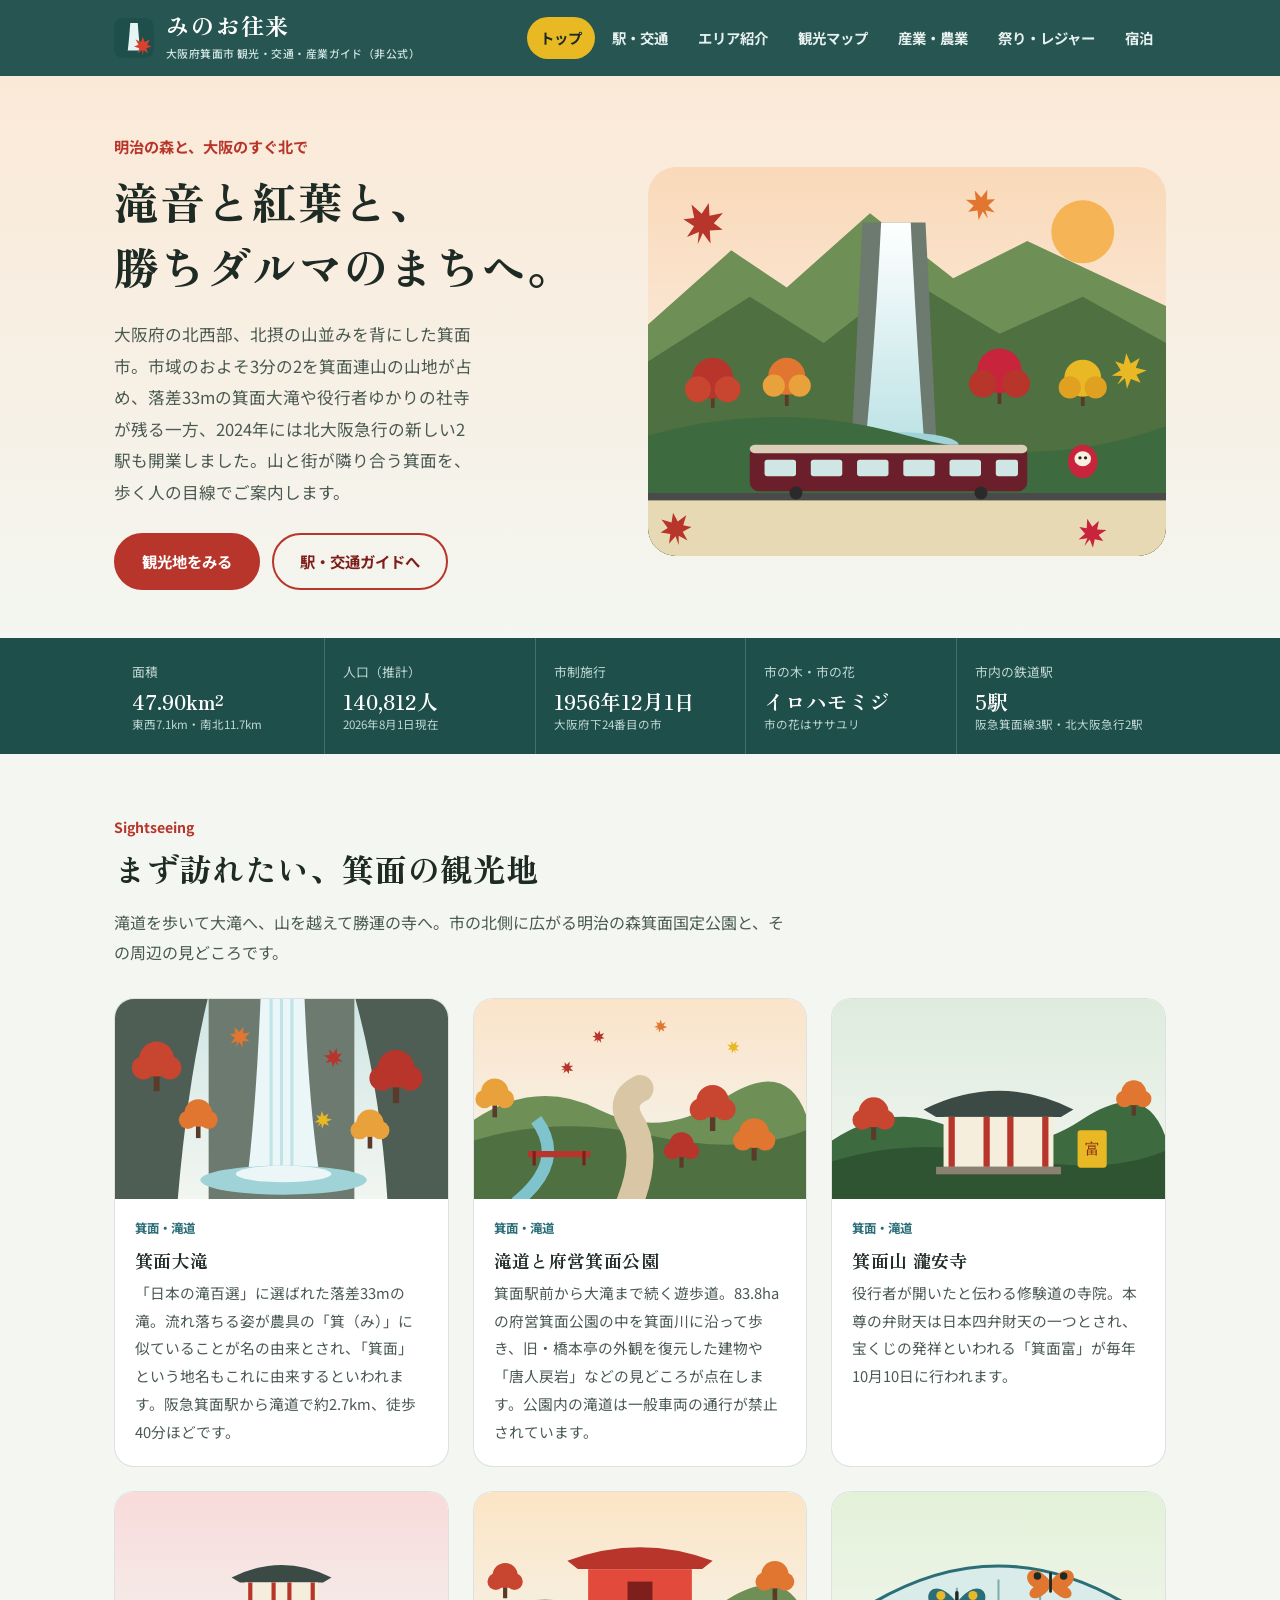
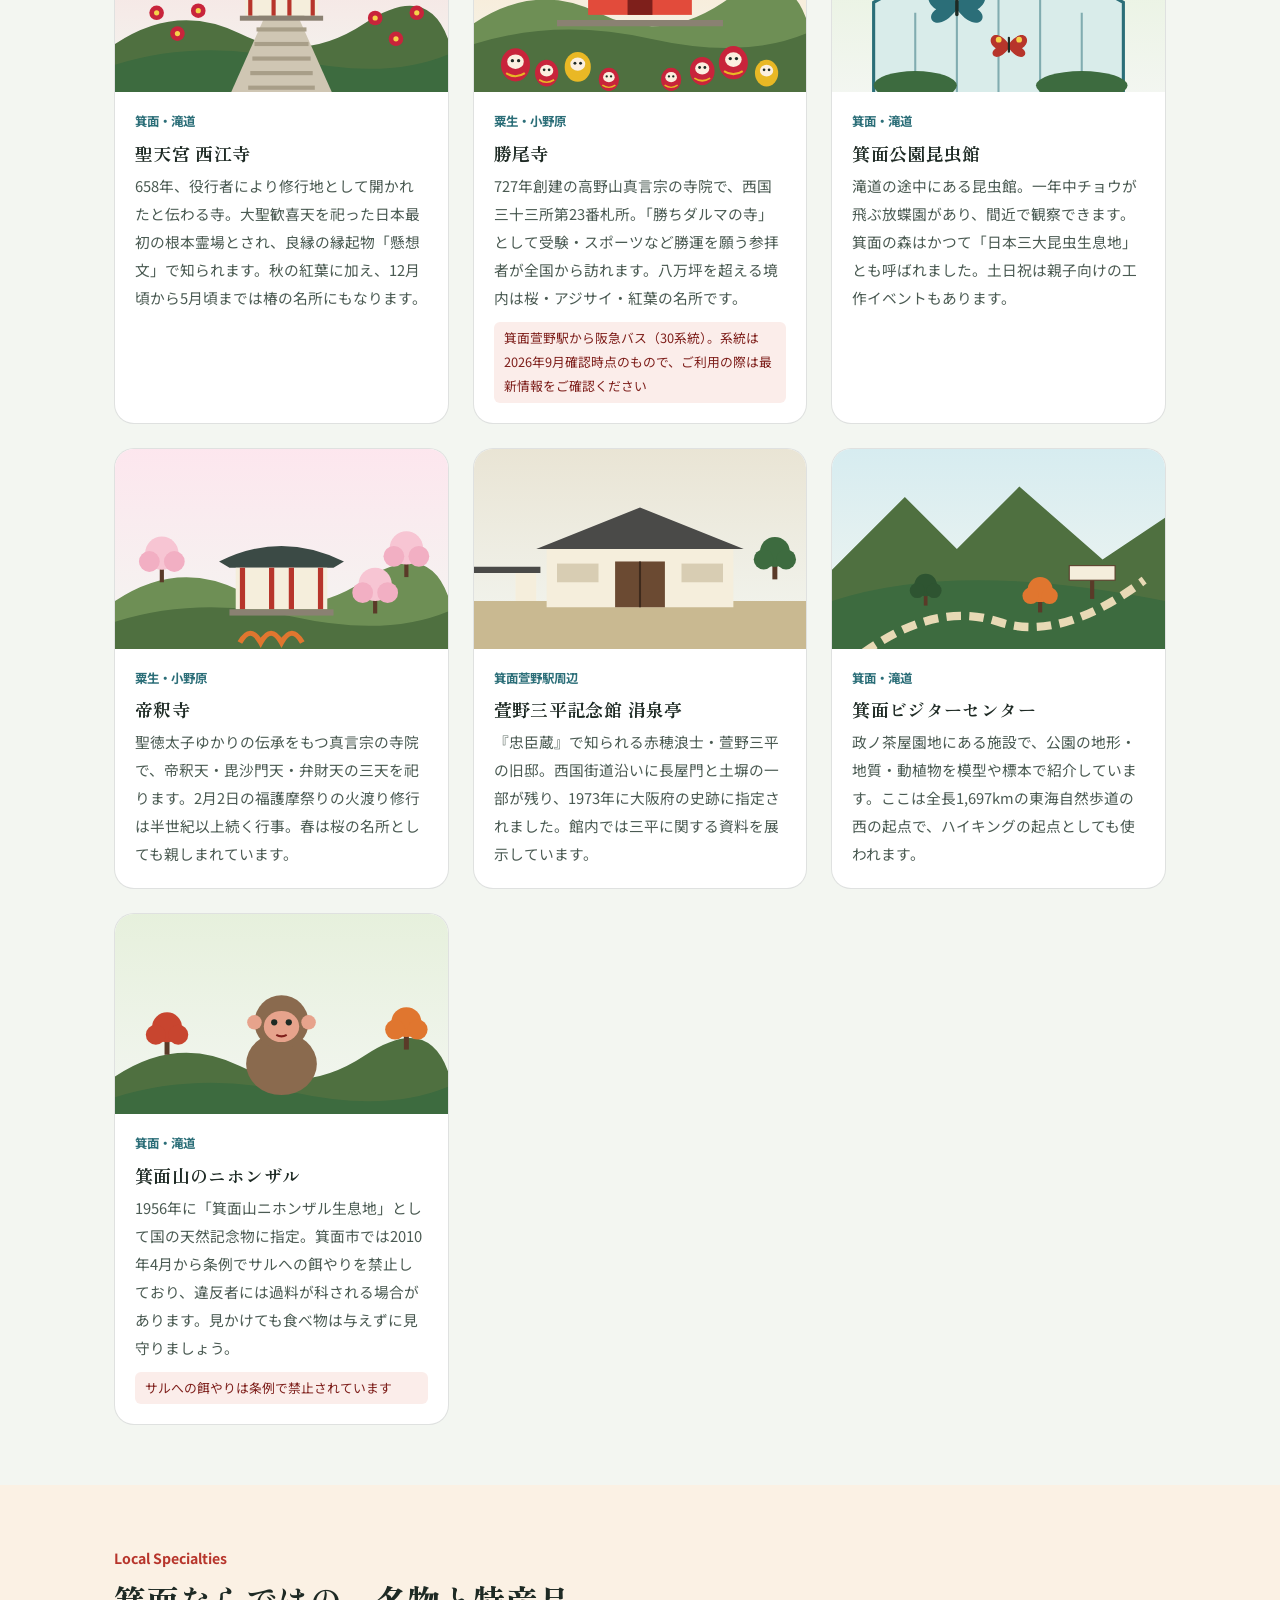
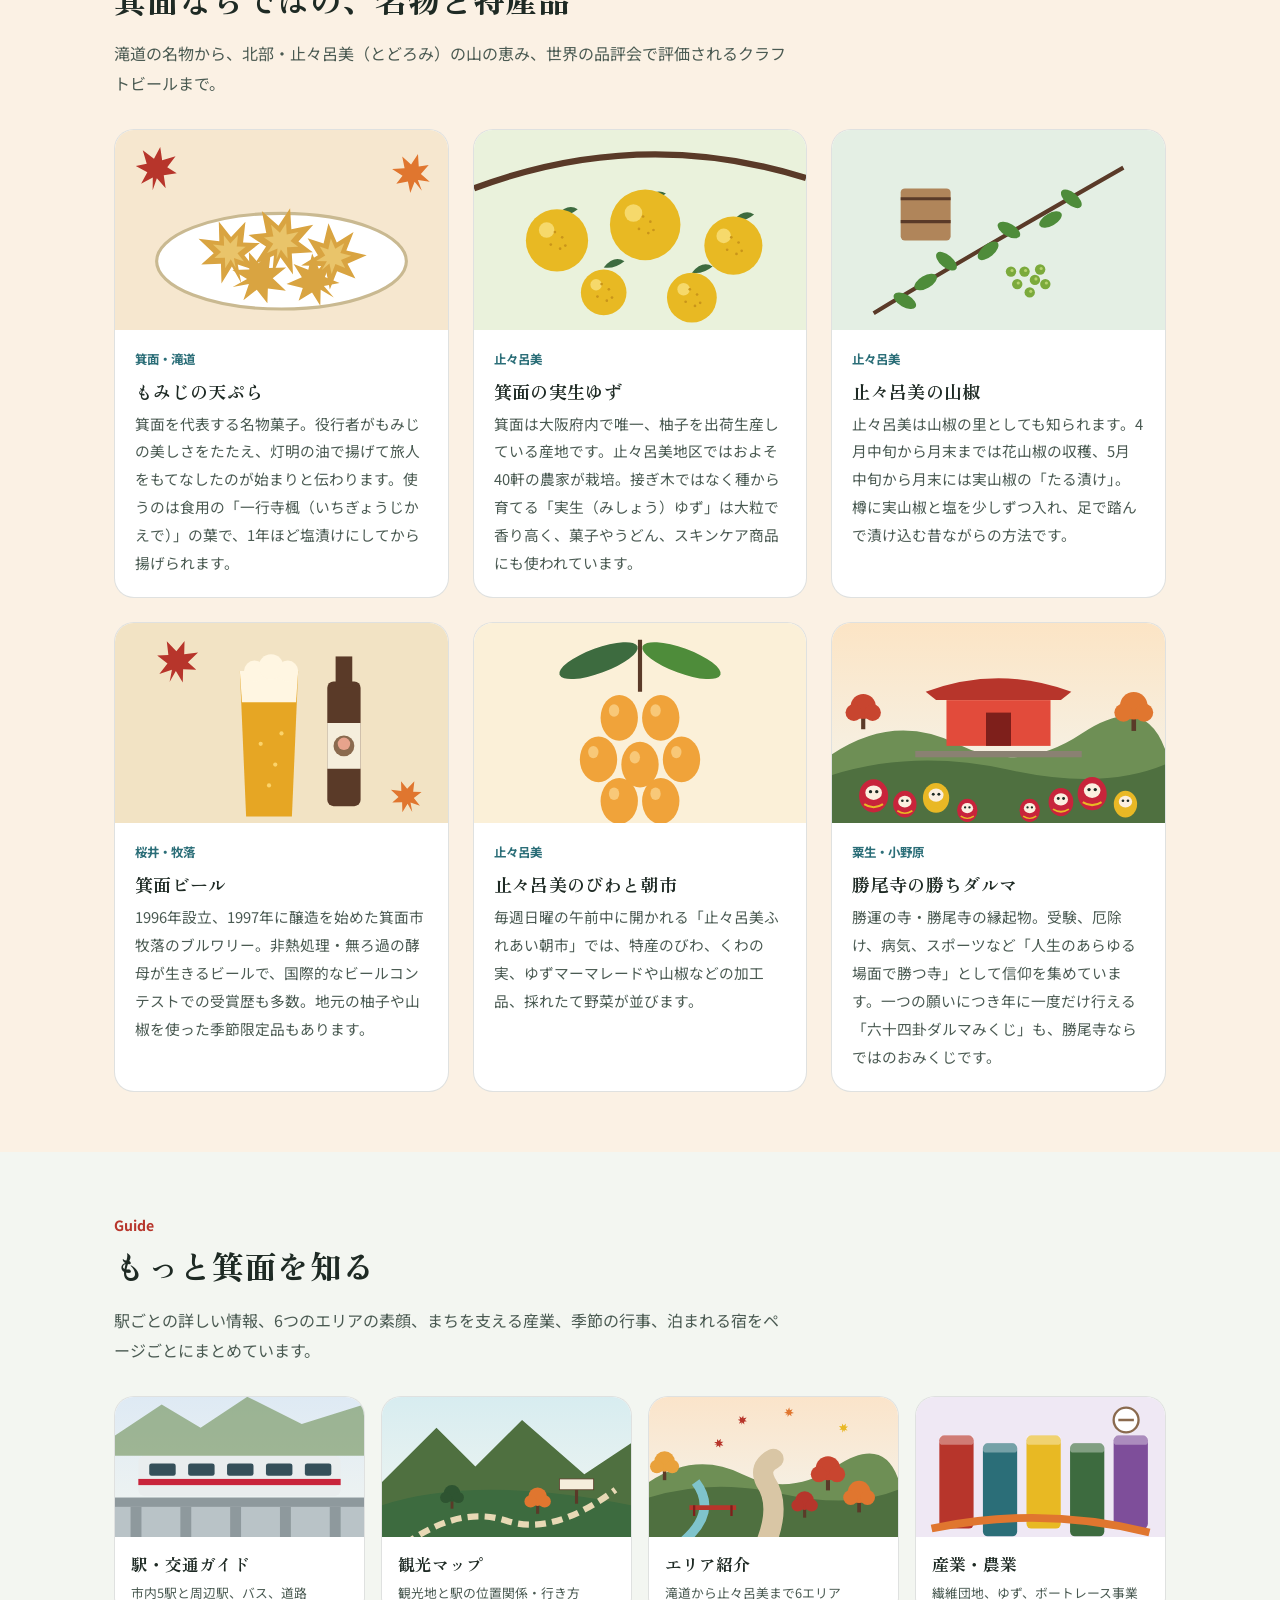
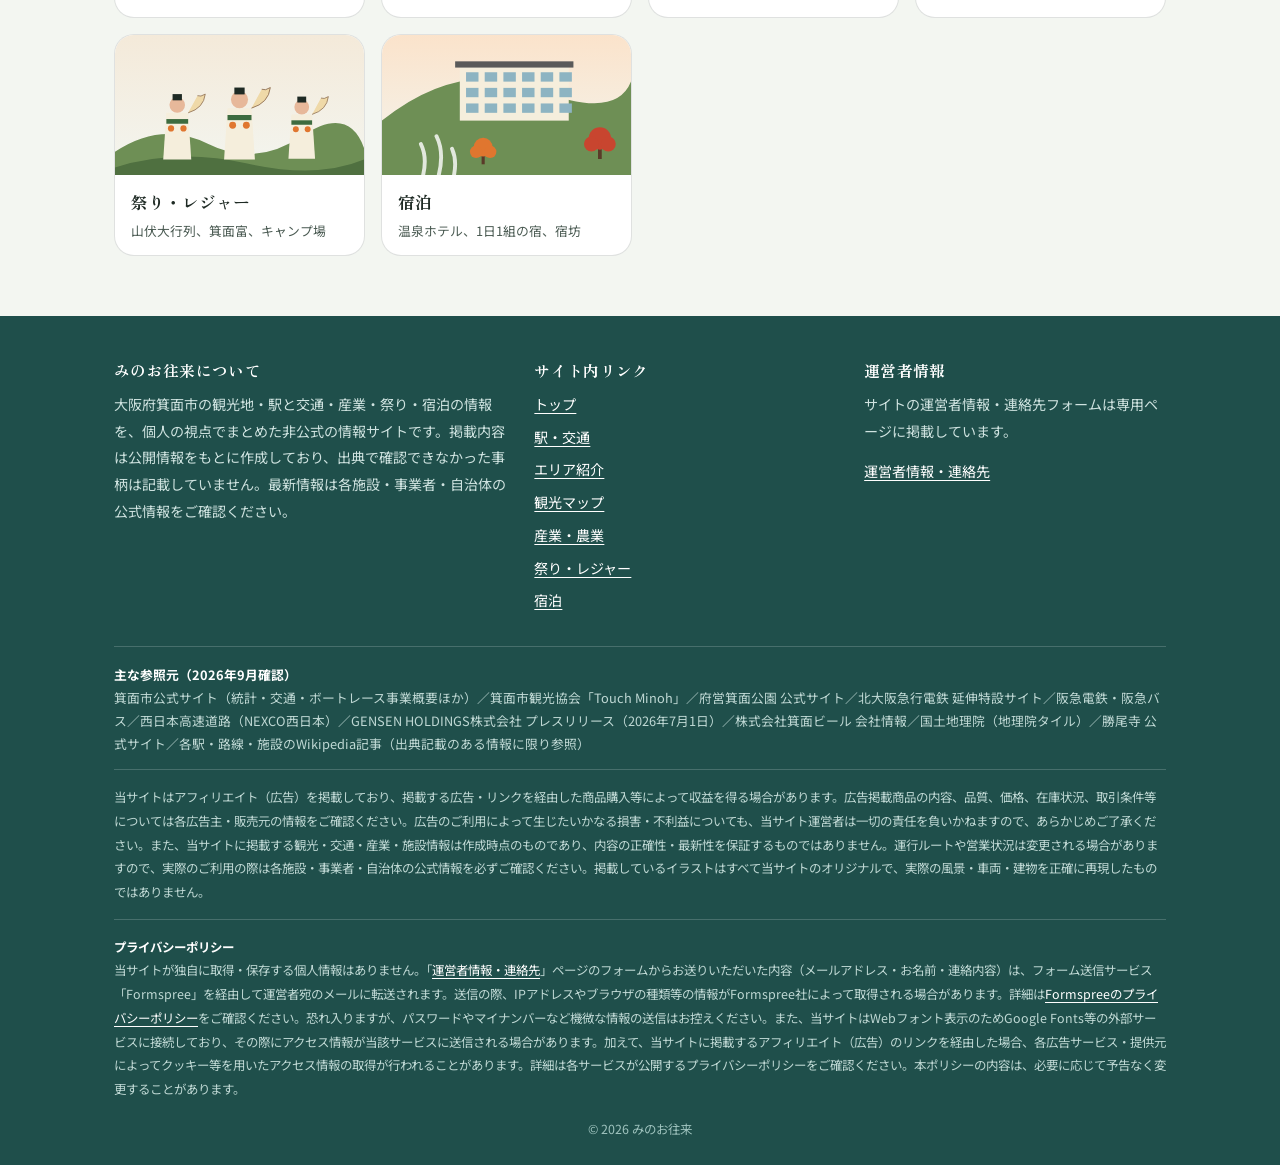
<file: index.html>
<!DOCTYPE html>
<html lang="ja">
<head>
<meta charset="UTF-8">
<meta name="viewport" content="width=device-width, initial-scale=1.0">
<meta name="robots" content="index, follow">
<link rel="canonical" href="https://leben-k.github.io/minoh/">
<title>みのお往来｜大阪府箕面市 観光・駅と交通・特産品ガイド</title>
<meta name="description" content="大阪府箕面市の観光地・特産品・駅と交通・産業・祭り・宿泊情報をまとめた非公式ファンサイト「みのお往来」。箕面大滝、勝尾寺、北大阪急行の新駅まで、箕面の魅力をイラストとともにご紹介します。">
<link rel="icon" type="image/svg+xml" href="favicon.svg">
<link rel="stylesheet" href="style.css">
</head>
<body>

<header class="site-header">
  <div class="wrap">
    <a class="brand" href="index.html">
      <img src="favicon.svg" alt="" width="40" height="40">
      <span><span class="brand-name">みのお往来</span><span class="brand-sub">大阪府箕面市 観光・交通・産業ガイド（非公式）</span></span>
    </a>
    <nav class="main-nav" aria-label="サイト内メニュー">
      <a href="index.html" class="active" aria-current="page">トップ</a>
      <a href="kotsu.html">駅・交通</a>
      <a href="areas.html">エリア紹介</a>
      <a href="chizu.html">観光マップ</a>
      <a href="sangyo.html">産業・農業</a>
      <a href="matsuri.html">祭り・レジャー</a>
      <a href="shukuhaku.html">宿泊</a>
    </nav>
  </div>
</header>

<section class="hero">
  <div class="wrap">
    <div class="hero-copy">
      <span class="eyebrow">明治の森と、大阪のすぐ北で</span>
      <h1><span class="nb">滝音と紅葉と、</span><br><span class="nb">勝ちダルマのまちへ。</span></h1>
      <p>大阪府の北西部、北摂の山並みを背にした箕面市。市域のおよそ3分の2を箕面連山の山地が占め、落差33mの箕面大滝や役行者ゆかりの社寺が残る一方、2024年には北大阪急行の新しい2駅も開業しました。山と街が隣り合う箕面を、歩く人の目線でご案内します。</p>
      <a href="#kanko" class="btn">観光地をみる</a>
      <a href="kotsu.html" class="btn btn-outline">駅・交通ガイドへ</a>
    </div>
    <div class="hero-art">
      <img src="img/hero.svg" alt="紅葉の山と滝、その手前を走る電車を描いたイラスト" width="560" height="420">
    </div>
  </div>
</section>

<section class="facts" aria-label="箕面市の基本データ">
  <dl class="wrap">
    <div class="fact"><dt>面積</dt><dd>47.90km²<small>東西7.1km・南北11.7km</small></dd></div>
    <div class="fact"><dt>人口（推計）</dt><dd>140,812人<small>2026年8月1日現在</small></dd></div>
    <div class="fact"><dt>市制施行</dt><dd>1956年12月1日<small>大阪府下24番目の市</small></dd></div>
    <div class="fact"><dt>市の木・市の花</dt><dd>イロハモミジ<small>市の花はササユリ</small></dd></div>
    <div class="fact"><dt>市内の鉄道駅</dt><dd>5駅<small>阪急箕面線3駅・北大阪急行2駅</small></dd></div>
  </dl>
</section>

<!-- ===================== 観光地 ===================== -->
<section class="section" id="kanko">
  <div class="wrap">
    <div class="section-head">
      <span class="tag">Sightseeing</span>
      <h2>まず訪れたい、箕面の観光地</h2>
      <p>滝道を歩いて大滝へ、山を越えて勝運の寺へ。市の北側に広がる明治の森箕面国定公園と、その周辺の見どころです。</p>
    </div>
    <div class="grid">
      <article class="pcard">
        <img src="img/otaki.svg" alt="箕面大滝のイラスト" loading="lazy" width="320" height="200">
        <div class="body">
          <span class="place">箕面・滝道</span>
          <h3>箕面大滝</h3>
          <p>「日本の滝百選」に選ばれた落差33mの滝。流れ落ちる姿が農具の「箕（み）」に似ていることが名の由来とされ、「箕面」という地名もこれに由来するといわれます。阪急箕面駅から滝道で約2.7km、徒歩40分ほどです。</p>
        </div>
      </article>
      <article class="pcard">
        <img src="img/takimichi.svg" alt="滝道と府営箕面公園のイラスト" loading="lazy" width="320" height="200">
        <div class="body">
          <span class="place">箕面・滝道</span>
          <h3>滝道と府営箕面公園</h3>
          <p>箕面駅前から大滝まで続く遊歩道。83.8haの府営箕面公園の中を箕面川に沿って歩き、旧・橋本亭の外観を復元した建物や「唐人戻岩」などの見どころが点在します。公園内の滝道は一般車両の通行が禁止されています。</p>
        </div>
      </article>
      <article class="pcard">
        <img src="img/ryuanji.svg" alt="箕面山 瀧安寺のイラスト" loading="lazy" width="320" height="200">
        <div class="body">
          <span class="place">箕面・滝道</span>
          <h3>箕面山 瀧安寺</h3>
          <p>役行者が開いたと伝わる修験道の寺院。本尊の弁財天は日本四弁財天の一つとされ、宝くじの発祥といわれる「箕面富」が毎年10月10日に行われます。</p>
        </div>
      </article>
      <article class="pcard">
        <img src="img/saikoji.svg" alt="聖天宮 西江寺のイラスト" loading="lazy" width="320" height="200">
        <div class="body">
          <span class="place">箕面・滝道</span>
          <h3>聖天宮 西江寺</h3>
          <p>658年、役行者により修行地として開かれたと伝わる寺。大聖歓喜天を祀った日本最初の根本霊場とされ、良縁の縁起物「懸想文」で知られます。秋の紅葉に加え、12月頃から5月頃までは椿の名所にもなります。</p>
        </div>
      </article>
      <article class="pcard">
        <img src="img/katsuoji.svg" alt="勝尾寺のイラスト" loading="lazy" width="320" height="200">
        <div class="body">
          <span class="place">粟生・小野原</span>
          <h3>勝尾寺</h3>
          <p>727年創建の高野山真言宗の寺院で、西国三十三所第23番札所。「勝ちダルマの寺」として受験・スポーツなど勝運を願う参拝者が全国から訪れます。八万坪を超える境内は桜・アジサイ・紅葉の名所です。</p>
          <span class="note">箕面萱野駅から阪急バス（30系統）。系統は2026年9月確認時点のもので、ご利用の際は最新情報をご確認ください</span>
        </div>
      </article>
      <article class="pcard">
        <img src="img/konchukan.svg" alt="箕面公園昆虫館のイラスト" loading="lazy" width="320" height="200">
        <div class="body">
          <span class="place">箕面・滝道</span>
          <h3>箕面公園昆虫館</h3>
          <p>滝道の途中にある昆虫館。一年中チョウが飛ぶ放蝶園があり、間近で観察できます。箕面の森はかつて「日本三大昆虫生息地」とも呼ばれました。土日祝は親子向けの工作イベントもあります。</p>
        </div>
      </article>
      <article class="pcard">
        <img src="img/taishakuji.svg" alt="帝釈寺のイラスト" loading="lazy" width="320" height="200">
        <div class="body">
          <span class="place">粟生・小野原</span>
          <h3>帝釈寺</h3>
          <p>聖徳太子ゆかりの伝承をもつ真言宗の寺院で、帝釈天・毘沙門天・弁財天の三天を祀ります。2月2日の福護摩祭りの火渡り修行は半世紀以上続く行事。春は桜の名所としても親しまれています。</p>
        </div>
      </article>
      <article class="pcard">
        <img src="img/kayano.svg" alt="萱野三平記念館 涓泉亭のイラスト" loading="lazy" width="320" height="200">
        <div class="body">
          <span class="place">箕面萱野駅周辺</span>
          <h3>萱野三平記念館 涓泉亭</h3>
          <p>『忠臣蔵』で知られる赤穂浪士・萱野三平の旧邸。西国街道沿いに長屋門と土塀の一部が残り、1973年に大阪府の史跡に指定されました。館内では三平に関する資料を展示しています。</p>
        </div>
      </article>
      <article class="pcard">
        <img src="img/visitor.svg" alt="箕面ビジターセンターのイラスト" loading="lazy" width="320" height="200">
        <div class="body">
          <span class="place">箕面・滝道</span>
          <h3>箕面ビジターセンター</h3>
          <p>政ノ茶屋園地にある施設で、公園の地形・地質・動植物を模型や標本で紹介しています。ここは全長1,697kmの東海自然歩道の西の起点で、ハイキングの起点としても使われます。</p>
        </div>
      </article>
      <article class="pcard">
        <img src="img/saru.svg" alt="箕面山のニホンザルのイラスト" loading="lazy" width="320" height="200">
        <div class="body">
          <span class="place">箕面・滝道</span>
          <h3>箕面山のニホンザル</h3>
          <p>1956年に「箕面山ニホンザル生息地」として国の天然記念物に指定。箕面市では2010年4月から条例でサルへの餌やりを禁止しており、違反者には過料が科される場合があります。見かけても食べ物は与えずに見守りましょう。</p>
          <span class="note">サルへの餌やりは条例で禁止されています</span>
        </div>
      </article>

    </div>
  </div>
</section>

<!-- ===================== 特産品 ===================== -->
<section class="section bg-warm" id="tokusan">
  <div class="wrap">
    <div class="section-head">
      <span class="tag">Local Specialties</span>
      <h2>箕面ならではの、名物と特産品</h2>
      <p>滝道の名物から、北部・止々呂美（とどろみ）の山の恵み、世界の品評会で評価されるクラフトビールまで。</p>
    </div>
    <div class="grid">
      <article class="pcard">
        <img src="img/tempura.svg" alt="もみじの天ぷらのイラスト" loading="lazy" width="320" height="200">
        <div class="body">
          <span class="place">箕面・滝道</span>
          <h3>もみじの天ぷら</h3>
          <p>箕面を代表する名物菓子。役行者がもみじの美しさをたたえ、灯明の油で揚げて旅人をもてなしたのが始まりと伝わります。使うのは食用の「一行寺楓（いちぎょうじかえで）」の葉で、1年ほど塩漬けにしてから揚げられます。</p>
        </div>
      </article>
      <article class="pcard">
        <img src="img/yuzu.svg" alt="箕面の実生ゆずのイラスト" loading="lazy" width="320" height="200">
        <div class="body">
          <span class="place">止々呂美</span>
          <h3>箕面の実生ゆず</h3>
          <p>箕面は大阪府内で唯一、柚子を出荷生産している産地です。止々呂美地区ではおよそ40軒の農家が栽培。接ぎ木ではなく種から育てる「実生（みしょう）ゆず」は大粒で香り高く、菓子やうどん、スキンケア商品にも使われています。</p>
        </div>
      </article>
      <article class="pcard">
        <img src="img/sansho.svg" alt="止々呂美の山椒のイラスト" loading="lazy" width="320" height="200">
        <div class="body">
          <span class="place">止々呂美</span>
          <h3>止々呂美の山椒</h3>
          <p>止々呂美は山椒の里としても知られます。4月中旬から月末までは花山椒の収穫、5月中旬から月末には実山椒の「たる漬け」。樽に実山椒と塩を少しずつ入れ、足で踏んで漬け込む昔ながらの方法です。</p>
        </div>
      </article>
      <article class="pcard">
        <img src="img/beer.svg" alt="箕面ビールのイラスト" loading="lazy" width="320" height="200">
        <div class="body">
          <span class="place">桜井・牧落</span>
          <h3>箕面ビール</h3>
          <p>1996年設立、1997年に醸造を始めた箕面市牧落のブルワリー。非熱処理・無ろ過の酵母が生きるビールで、国際的なビールコンテストでの受賞歴も多数。地元の柚子や山椒を使った季節限定品もあります。</p>
        </div>
      </article>
      <article class="pcard">
        <img src="img/biwa.svg" alt="止々呂美のびわと朝市のイラスト" loading="lazy" width="320" height="200">
        <div class="body">
          <span class="place">止々呂美</span>
          <h3>止々呂美のびわと朝市</h3>
          <p>毎週日曜の午前中に開かれる「止々呂美ふれあい朝市」では、特産のびわ、くわの実、ゆずマーマレードや山椒などの加工品、採れたて野菜が並びます。</p>
        </div>
      </article>
      <article class="pcard">
        <img src="img/katsuoji.svg" alt="勝尾寺の勝ちダルマのイラスト" loading="lazy" width="320" height="200">
        <div class="body">
          <span class="place">粟生・小野原</span>
          <h3>勝尾寺の勝ちダルマ</h3>
          <p>勝運の寺・勝尾寺の縁起物。受験、厄除け、病気、スポーツなど「人生のあらゆる場面で勝つ寺」として信仰を集めています。一つの願いにつき年に一度だけ行える「六十四卦ダルマみくじ」も、勝尾寺ならではのおみくじです。</p>
        </div>
      </article>

    </div>
    <!-- ふるさと納税広告枠 -->
    <div class="furusato-block" hidden>
      <span class="furusato-label">ふるさと納税で箕面を応援する（箕面市の返礼品）</span>
      <div class="furusato-grid">
        <!-- ふるさと納税アフィリエイト広告1 ここに挿入 -->
        <div class="furusato-slot" data-ad-slot="furusato1" hidden><span class="ad-label">広告</span><div class="ad-body"></div></div>
        <!-- ふるさと納税アフィリエイト広告2 ここに挿入 -->
        <div class="furusato-slot" data-ad-slot="furusato2" hidden><span class="ad-label">広告</span><div class="ad-body"></div></div>
      </div>
    </div>
  </div>
</section>

<!-- ===================== ページ案内 ===================== -->
<section class="section" id="pages">
  <div class="wrap">
    <div class="section-head">
      <span class="tag">Guide</span>
      <h2>もっと箕面を知る</h2>
      <p>駅ごとの詳しい情報、6つのエリアの素顔、まちを支える産業、季節の行事、泊まれる宿をページごとにまとめています。</p>
    </div>
    <div class="pagelinks">
      <a href="kotsu.html"><img src="img/train-kitakyu.svg" alt="" loading="lazy"><span>駅・交通ガイド<small>市内5駅と周辺駅、バス、道路</small></span></a>
      <a href="chizu.html"><img src="img/visitor.svg" alt="" loading="lazy"><span>観光マップ<small>観光地と駅の位置関係・行き方</small></span></a>
      <a href="areas.html"><img src="img/takimichi.svg" alt="" loading="lazy"><span>エリア紹介<small>滝道から止々呂美まで6エリア</small></span></a>
      <a href="sangyo.html"><img src="img/textile.svg" alt="" loading="lazy"><span>産業・農業<small>繊維団地、ゆず、ボートレース事業</small></span></a>
      <a href="matsuri.html"><img src="img/yamabushi.svg" alt="" loading="lazy"><span>祭り・レジャー<small>山伏大行列、箕面富、キャンプ場</small></span></a>
      <a href="shukuhaku.html"><img src="img/hotel.svg" alt="" loading="lazy"><span>宿泊<small>温泉ホテル、1日1組の宿、宿坊</small></span></a>
    </div>
  </div>
</section>

<footer class="site-footer">
  <div class="wrap">
    <div class="footer-grid">
      <div>
        <h4>みのお往来について</h4>
        <p>大阪府箕面市の観光地・駅と交通・産業・祭り・宿泊の情報を、個人の視点でまとめた非公式の情報サイトです。掲載内容は公開情報をもとに作成しており、出典で確認できなかった事柄は記載していません。最新情報は各施設・事業者・自治体の公式情報をご確認ください。</p>
      </div>
      <div>
        <h4>サイト内リンク</h4>
        <ul>
          <li><a href="index.html">トップ</a></li>
          <li><a href="kotsu.html">駅・交通</a></li>
          <li><a href="areas.html">エリア紹介</a></li>
          <li><a href="chizu.html">観光マップ</a></li>
          <li><a href="sangyo.html">産業・農業</a></li>
          <li><a href="matsuri.html">祭り・レジャー</a></li>
          <li><a href="shukuhaku.html">宿泊</a></li>
        </ul>
      </div>
      <div>
        <h4>運営者情報</h4>
        <p>サイトの運営者情報・連絡先フォームは専用ページに掲載しています。</p>
        <ul><li><a href="unei.html">運営者情報・連絡先</a></li></ul>
      </div>
    </div>
    <div class="sources"><strong>主な参照元（2026年9月確認）</strong><br>箕面市公式サイト（統計・交通・ボートレース事業概要ほか）／箕面市観光協会「Touch Minoh」／府営箕面公園 公式サイト／北大阪急行電鉄 延伸特設サイト／阪急電鉄・阪急バス／西日本高速道路（NEXCO西日本）／GENSEN HOLDINGS株式会社 プレスリリース（2026年7月1日）／株式会社箕面ビール 会社情報／国土地理院（地理院タイル）／勝尾寺 公式サイト／各駅・路線・施設のWikipedia記事（出典記載のある情報に限り参照）</div>
    <div class="disclaimer">
      当サイトはアフィリエイト（広告）を掲載しており、掲載する広告・リンクを経由した商品購入等によって収益を得る場合があります。広告掲載商品の内容、品質、価格、在庫状況、取引条件等については各広告主・販売元の情報をご確認ください。広告のご利用によって生じたいかなる損害・不利益についても、当サイト運営者は一切の責任を負いかねますので、あらかじめご了承ください。また、当サイトに掲載する観光・交通・産業・施設情報は作成時点のものであり、内容の正確性・最新性を保証するものではありません。運行ルートや営業状況は変更される場合がありますので、実際のご利用の際は各施設・事業者・自治体の公式情報を必ずご確認ください。掲載しているイラストはすべて当サイトのオリジナルで、実際の風景・車両・建物を正確に再現したものではありません。
    </div>
    <div class="disclaimer" style="margin-top:14px;">
      <strong style="color:#fff;">プライバシーポリシー</strong><br>
      当サイトが独自に取得・保存する個人情報はありません。「<a href="unei.html">運営者情報・連絡先</a>」ページのフォームからお送りいただいた内容（メールアドレス・お名前・連絡内容）は、フォーム送信サービス「Formspree」を経由して運営者宛のメールに転送されます。送信の際、IPアドレスやブラウザの種類等の情報がFormspree社によって取得される場合があります。詳細は<a href="https://formspree.io/legal/privacy-policy/" target="_blank" rel="noopener noreferrer">Formspreeのプライバシーポリシー</a>をご確認ください。恐れ入りますが、パスワードやマイナンバーなど機微な情報の送信はお控えください。また、当サイトはWebフォント表示のためGoogle Fonts等の外部サービスに接続しており、その際にアクセス情報が当該サービスに送信される場合があります。加えて、当サイトに掲載するアフィリエイト（広告）のリンクを経由した場合、各広告サービス・提供元によってクッキー等を用いたアクセス情報の取得が行われることがあります。詳細は各サービスが公開するプライバシーポリシーをご確認ください。本ポリシーの内容は、必要に応じて予告なく変更することがあります。
    </div>
    <div class="copyright"><span id="copyright-text">© 2026 みのお往来</span></div>
  </div>
</footer>

<script>
(function(){
  var startYear = 2026;
  var currentYear = new Date().getFullYear();
  var yearText = currentYear > startYear ? (startYear + '-' + currentYear) : String(startYear);
  var el = document.getElementById('copyright-text');
  if (el) { el.textContent = '\u00A9 ' + yearText + ' みのお往来'; }
})();
</script>
<script src="ads.js" defer></script>
</body>
</html>
</file>
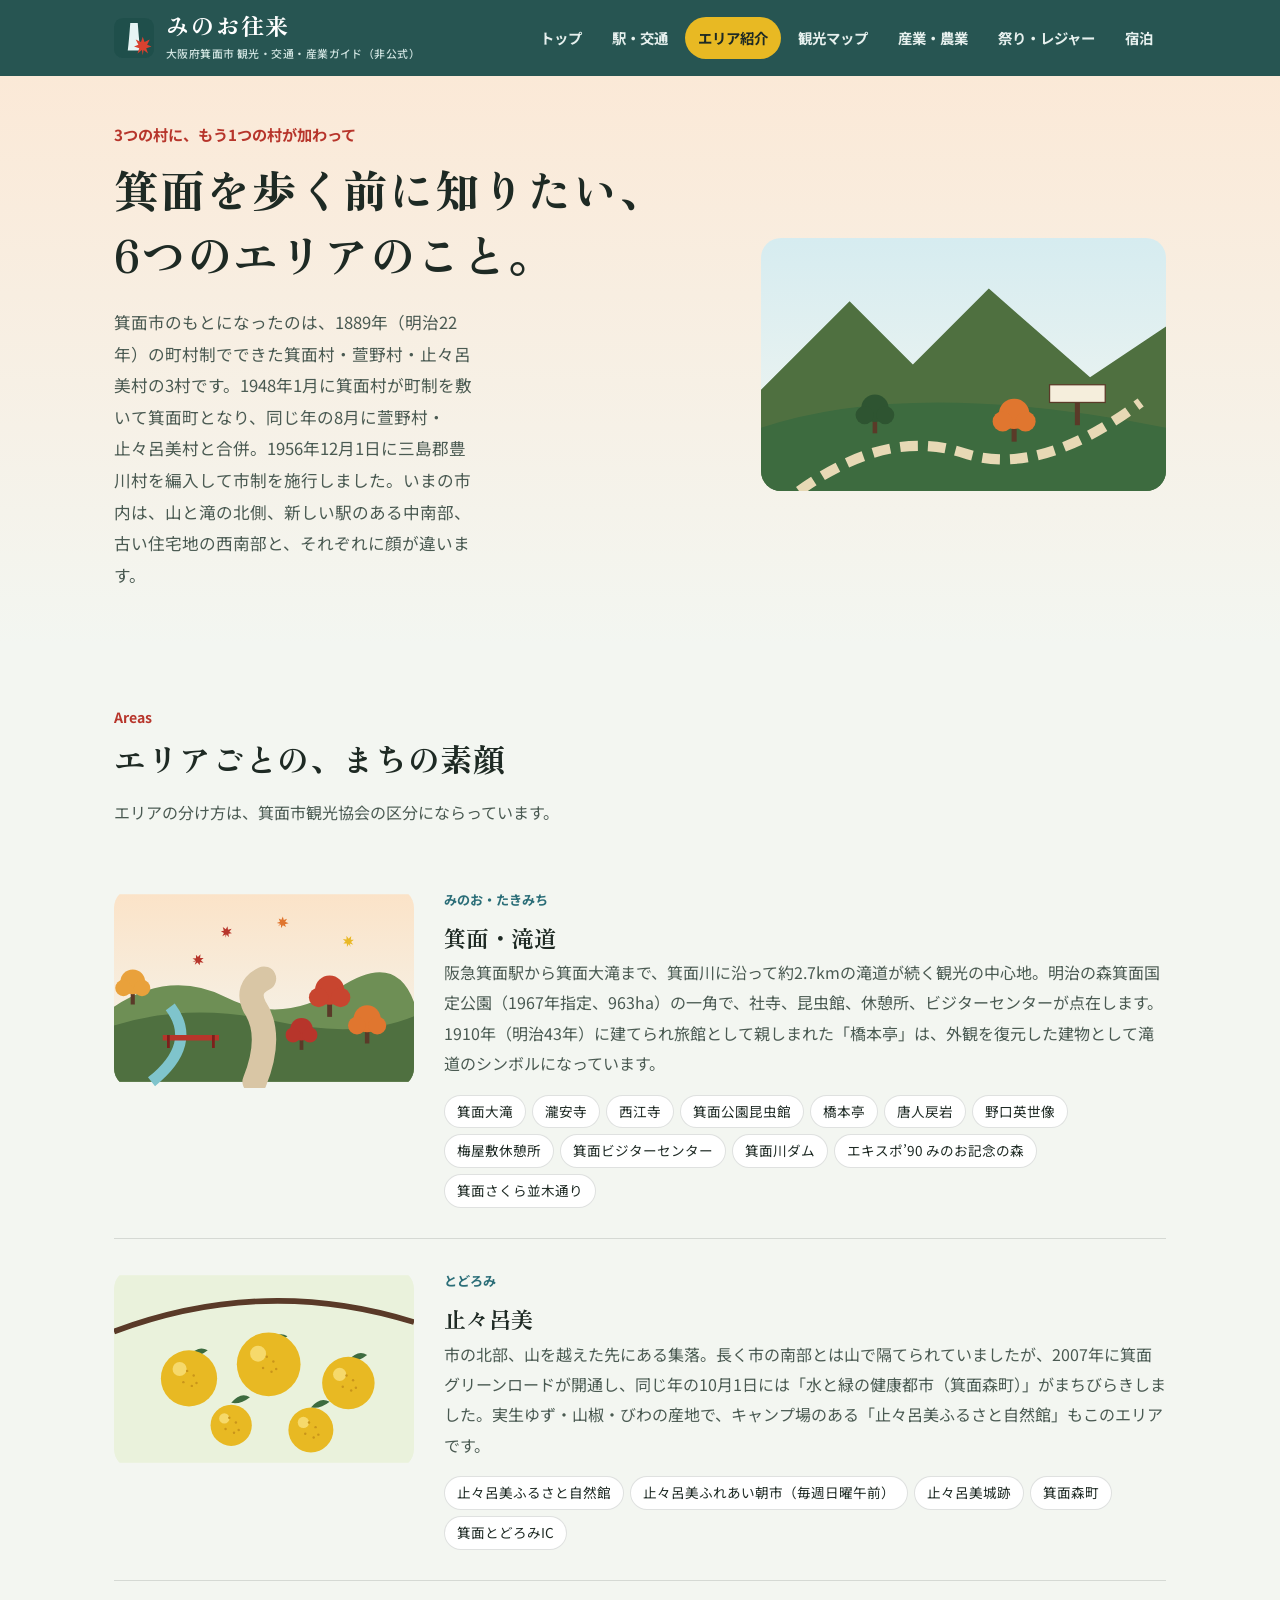
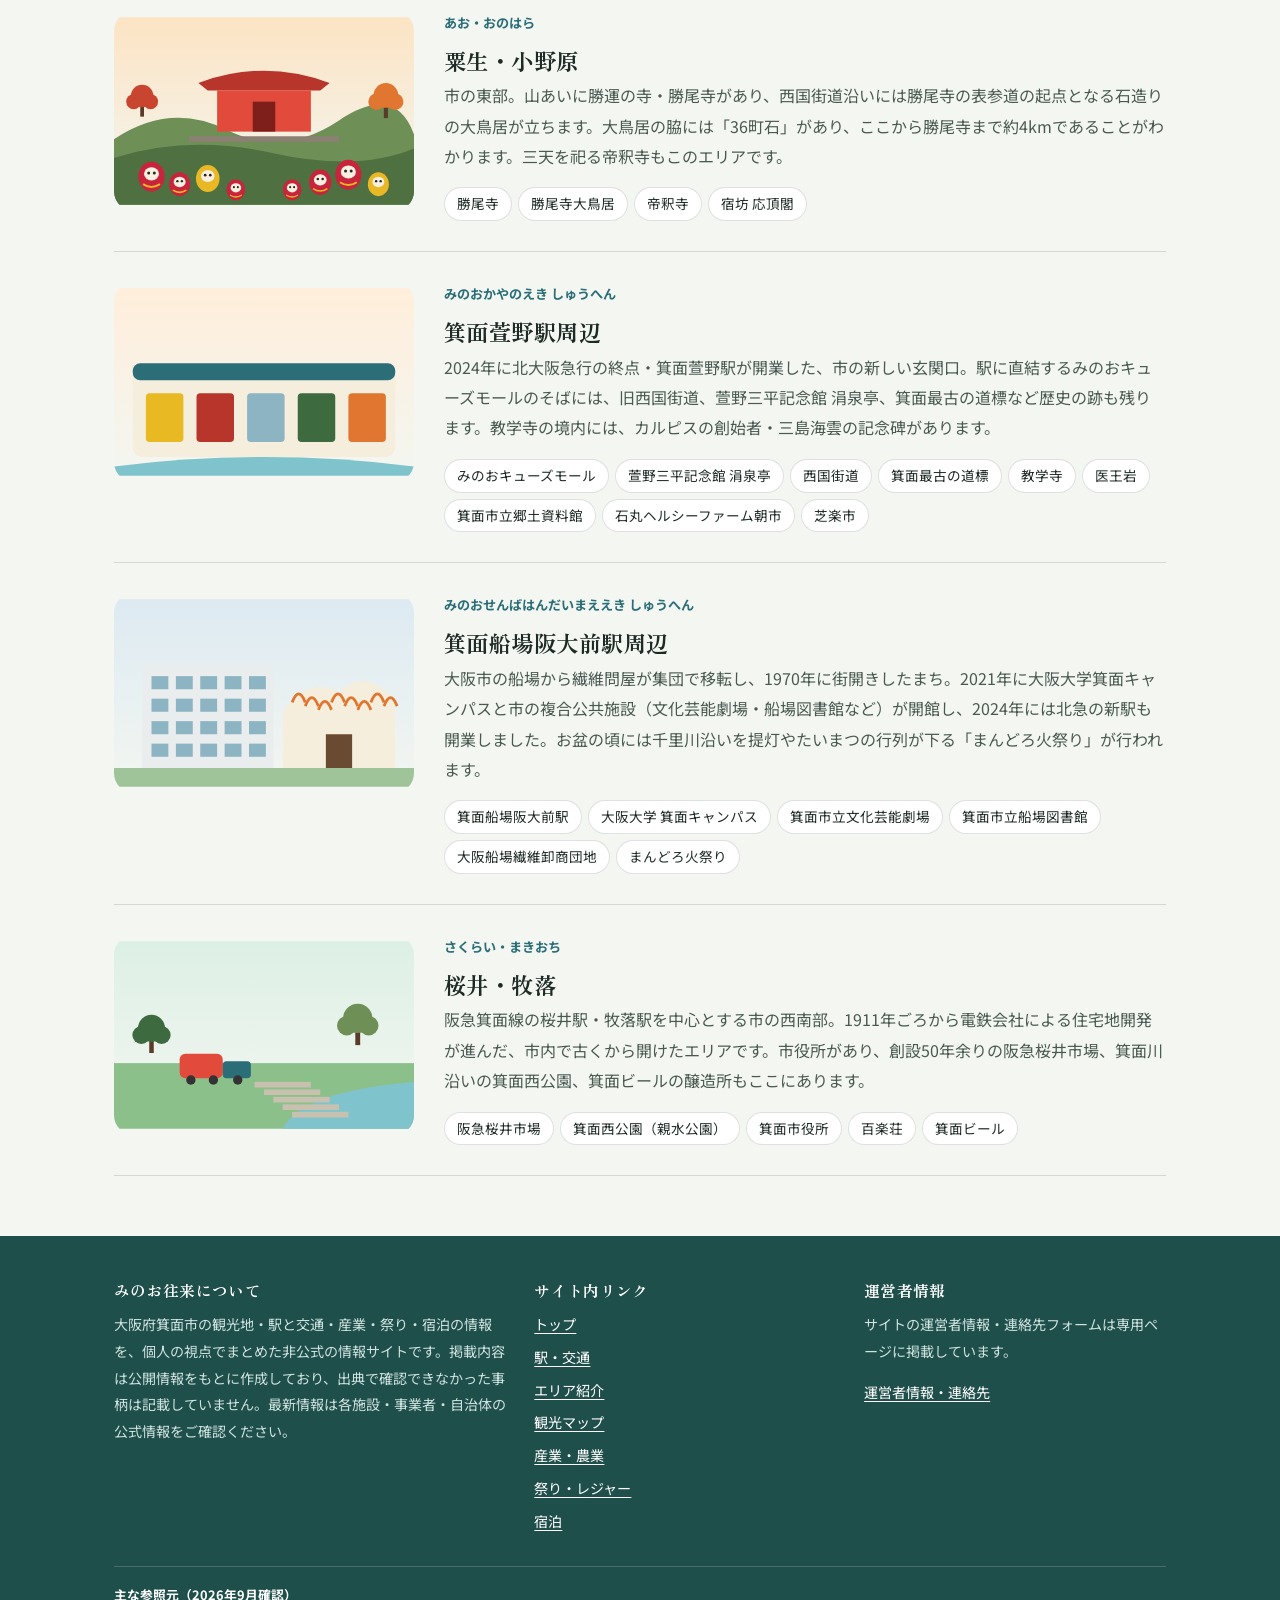
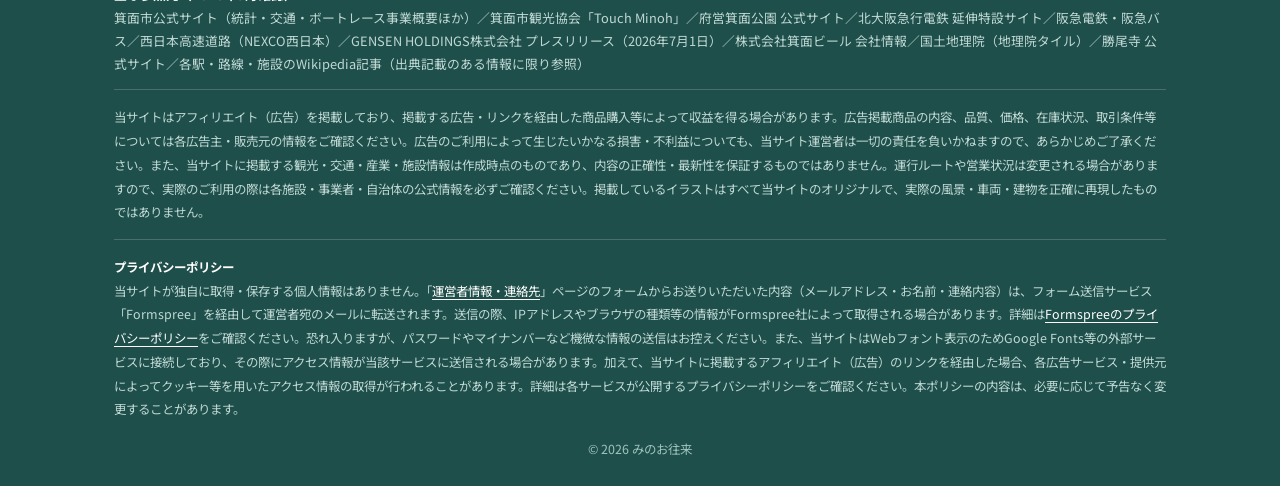
<file: areas.html>
<!DOCTYPE html>
<html lang="ja">
<head>
<meta charset="UTF-8">
<meta name="viewport" content="width=device-width, initial-scale=1.0">
<meta name="robots" content="index, follow">
<link rel="canonical" href="https://leben-k.github.io/minoh/areas.html">
<title>エリア紹介｜みのお往来 - 大阪府箕面市 観光情報サイト</title>
<meta name="description" content="箕面市の6つのエリア（箕面・滝道、止々呂美、粟生・小野原、箕面萱野駅周辺、箕面船場阪大前駅周辺、桜井・牧落）の見どころと成り立ちをご紹介します。">
<link rel="icon" type="image/svg+xml" href="favicon.svg">
<link rel="stylesheet" href="style.css">
</head>
<body>

<header class="site-header">
  <div class="wrap">
    <a class="brand" href="index.html">
      <img src="favicon.svg" alt="" width="40" height="40">
      <span><span class="brand-name">みのお往来</span><span class="brand-sub">大阪府箕面市 観光・交通・産業ガイド（非公式）</span></span>
    </a>
    <nav class="main-nav" aria-label="サイト内メニュー">
      <a href="index.html">トップ</a>
      <a href="kotsu.html">駅・交通</a>
      <a href="areas.html" class="active" aria-current="page">エリア紹介</a>
      <a href="chizu.html">観光マップ</a>
      <a href="sangyo.html">産業・農業</a>
      <a href="matsuri.html">祭り・レジャー</a>
      <a href="shukuhaku.html">宿泊</a>
    </nav>
  </div>
</header>

<section class="hero slim">
  <div class="wrap">
    <div class="hero-copy">
      <span class="eyebrow">3つの村に、もう1つの村が加わって</span>
      <h1><span class="nb">箕面を歩く前に</span><span class="nb">知りたい、</span><br><span class="nb">6つのエリアのこと。</span></h1>
      <p>箕面市のもとになったのは、1889年（明治22年）の町村制でできた箕面村・萱野村・止々呂美村の3村です。1948年1月に箕面村が町制を敷いて箕面町となり、同じ年の8月に萱野村・止々呂美村と合併。1956年12月1日に三島郡豊川村を編入して市制を施行しました。いまの市内は、山と滝の北側、新しい駅のある中南部、古い住宅地の西南部と、それぞれに顔が違います。</p>
    </div>
    <div class="hero-art"><img src="img/visitor.svg" alt="山並みと遊歩道のイラスト" width="320" height="200"></div>
  </div>
</section>

<section class="section">
  <div class="wrap">
    <div class="section-head">
      <span class="tag">Areas</span>
      <h2>エリアごとの、まちの素顔</h2>
      <p>エリアの分け方は、箕面市観光協会の区分にならっています。</p>
    </div>
    <div class="area-block">
      <img src="img/takimichi.svg" alt="箕面・滝道エリアのイラスト" loading="lazy" width="320" height="200">
      <div>
        <span class="kana">みのお・たきみち</span>
        <h3>箕面・滝道</h3>
        <p>阪急箕面駅から箕面大滝まで、箕面川に沿って約2.7kmの滝道が続く観光の中心地。明治の森箕面国定公園（1967年指定、963ha）の一角で、社寺、昆虫館、休憩所、ビジターセンターが点在します。1910年（明治43年）に建てられ旅館として親しまれた「橋本亭」は、外観を復元した建物として滝道のシンボルになっています。</p>
        <ul class="spots" aria-label="箕面・滝道の主な見どころ"><li>箕面大滝</li><li>瀧安寺</li><li>西江寺</li><li>箕面公園昆虫館</li><li>橋本亭</li><li>唐人戻岩</li><li>野口英世像</li><li>梅屋敷休憩所</li><li>箕面ビジターセンター</li><li>箕面川ダム</li><li>エキスポ’90 みのお記念の森</li><li>箕面さくら並木通り</li></ul>
      </div>
    </div>
    <div class="area-block">
      <img src="img/yuzu.svg" alt="止々呂美エリアのイラスト" loading="lazy" width="320" height="200">
      <div>
        <span class="kana">とどろみ</span>
        <h3>止々呂美</h3>
        <p>市の北部、山を越えた先にある集落。長く市の南部とは山で隔てられていましたが、2007年に箕面グリーンロードが開通し、同じ年の10月1日には「水と緑の健康都市（箕面森町）」がまちびらきしました。実生ゆず・山椒・びわの産地で、キャンプ場のある「止々呂美ふるさと自然館」もこのエリアです。</p>
        <ul class="spots" aria-label="止々呂美の主な見どころ"><li>止々呂美ふるさと自然館</li><li>止々呂美ふれあい朝市（毎週日曜午前）</li><li>止々呂美城跡</li><li>箕面森町</li><li>箕面とどろみIC</li></ul>
      </div>
    </div>
    <div class="area-block">
      <img src="img/katsuoji.svg" alt="粟生・小野原エリアのイラスト" loading="lazy" width="320" height="200">
      <div>
        <span class="kana">あお・おのはら</span>
        <h3>粟生・小野原</h3>
        <p>市の東部。山あいに勝運の寺・勝尾寺があり、西国街道沿いには勝尾寺の表参道の起点となる石造りの大鳥居が立ちます。大鳥居の脇には「36町石」があり、ここから勝尾寺まで約4kmであることがわかります。三天を祀る帝釈寺もこのエリアです。</p>
        <ul class="spots" aria-label="粟生・小野原の主な見どころ"><li>勝尾寺</li><li>勝尾寺大鳥居</li><li>帝釈寺</li><li>宿坊 応頂閣</li></ul>
      </div>
    </div>
    <div class="area-block">
      <img src="img/mall.svg" alt="箕面萱野駅周辺エリアのイラスト" loading="lazy" width="320" height="200">
      <div>
        <span class="kana">みのおかやのえき しゅうへん</span>
        <h3>箕面萱野駅周辺</h3>
        <p>2024年に北大阪急行の終点・箕面萱野駅が開業した、市の新しい玄関口。駅に直結するみのおキューズモールのそばには、旧西国街道、萱野三平記念館 涓泉亭、箕面最古の道標など歴史の跡も残ります。教学寺の境内には、カルピスの創始者・三島海雲の記念碑があります。</p>
        <ul class="spots" aria-label="箕面萱野駅周辺の主な見どころ"><li>みのおキューズモール</li><li>萱野三平記念館 涓泉亭</li><li>西国街道</li><li>箕面最古の道標</li><li>教学寺</li><li>医王岩</li><li>箕面市立郷土資料館</li><li>石丸ヘルシーファーム朝市</li><li>芝楽市</li></ul>
      </div>
    </div>
    <div class="area-block">
      <img src="img/campus.svg" alt="箕面船場阪大前駅周辺エリアのイラスト" loading="lazy" width="320" height="200">
      <div>
        <span class="kana">みのおせんばはんだいまええき しゅうへん</span>
        <h3>箕面船場阪大前駅周辺</h3>
        <p>大阪市の船場から繊維問屋が集団で移転し、1970年に街開きしたまち。2021年に大阪大学箕面キャンパスと市の複合公共施設（文化芸能劇場・船場図書館など）が開館し、2024年には北急の新駅も開業しました。お盆の頃には千里川沿いを提灯やたいまつの行列が下る「まんどろ火祭り」が行われます。</p>
        <ul class="spots" aria-label="箕面船場阪大前駅周辺の主な見どころ"><li>箕面船場阪大前駅</li><li>大阪大学 箕面キャンパス</li><li>箕面市立文化芸能劇場</li><li>箕面市立船場図書館</li><li>大阪船場繊維卸商団地</li><li>まんどろ火祭り</li></ul>
      </div>
    </div>
    <div class="area-block">
      <img src="img/park.svg" alt="桜井・牧落エリアのイラスト" loading="lazy" width="320" height="200">
      <div>
        <span class="kana">さくらい・まきおち</span>
        <h3>桜井・牧落</h3>
        <p>阪急箕面線の桜井駅・牧落駅を中心とする市の西南部。1911年ごろから電鉄会社による住宅地開発が進んだ、市内で古くから開けたエリアです。市役所があり、創設50年余りの阪急桜井市場、箕面川沿いの箕面西公園、箕面ビールの醸造所もここにあります。</p>
        <ul class="spots" aria-label="桜井・牧落の主な見どころ"><li>阪急桜井市場</li><li>箕面西公園（親水公園）</li><li>箕面市役所</li><li>百楽荘</li><li>箕面ビール</li></ul>
      </div>
    </div>
    <!-- ふるさと納税広告枠 -->
    <div class="furusato-block" hidden>
      <span class="furusato-label">ふるさと納税で箕面のまちを応援する</span>
      <div class="furusato-grid">
        <!-- ふるさと納税アフィリエイト広告3 ここに挿入 -->
        <div class="furusato-slot" data-ad-slot="furusato3" hidden><span class="ad-label">広告</span><div class="ad-body"></div></div>
      </div>
    </div>
  </div>
</section>

<footer class="site-footer">
  <div class="wrap">
    <div class="footer-grid">
      <div>
        <h4>みのお往来について</h4>
        <p>大阪府箕面市の観光地・駅と交通・産業・祭り・宿泊の情報を、個人の視点でまとめた非公式の情報サイトです。掲載内容は公開情報をもとに作成しており、出典で確認できなかった事柄は記載していません。最新情報は各施設・事業者・自治体の公式情報をご確認ください。</p>
      </div>
      <div>
        <h4>サイト内リンク</h4>
        <ul>
          <li><a href="index.html">トップ</a></li>
          <li><a href="kotsu.html">駅・交通</a></li>
          <li><a href="areas.html">エリア紹介</a></li>
          <li><a href="chizu.html">観光マップ</a></li>
          <li><a href="sangyo.html">産業・農業</a></li>
          <li><a href="matsuri.html">祭り・レジャー</a></li>
          <li><a href="shukuhaku.html">宿泊</a></li>
        </ul>
      </div>
      <div>
        <h4>運営者情報</h4>
        <p>サイトの運営者情報・連絡先フォームは専用ページに掲載しています。</p>
        <ul><li><a href="unei.html">運営者情報・連絡先</a></li></ul>
      </div>
    </div>
    <div class="sources"><strong>主な参照元（2026年9月確認）</strong><br>箕面市公式サイト（統計・交通・ボートレース事業概要ほか）／箕面市観光協会「Touch Minoh」／府営箕面公園 公式サイト／北大阪急行電鉄 延伸特設サイト／阪急電鉄・阪急バス／西日本高速道路（NEXCO西日本）／GENSEN HOLDINGS株式会社 プレスリリース（2026年7月1日）／株式会社箕面ビール 会社情報／国土地理院（地理院タイル）／勝尾寺 公式サイト／各駅・路線・施設のWikipedia記事（出典記載のある情報に限り参照）</div>
    <div class="disclaimer">
      当サイトはアフィリエイト（広告）を掲載しており、掲載する広告・リンクを経由した商品購入等によって収益を得る場合があります。広告掲載商品の内容、品質、価格、在庫状況、取引条件等については各広告主・販売元の情報をご確認ください。広告のご利用によって生じたいかなる損害・不利益についても、当サイト運営者は一切の責任を負いかねますので、あらかじめご了承ください。また、当サイトに掲載する観光・交通・産業・施設情報は作成時点のものであり、内容の正確性・最新性を保証するものではありません。運行ルートや営業状況は変更される場合がありますので、実際のご利用の際は各施設・事業者・自治体の公式情報を必ずご確認ください。掲載しているイラストはすべて当サイトのオリジナルで、実際の風景・車両・建物を正確に再現したものではありません。
    </div>
    <div class="disclaimer" style="margin-top:14px;">
      <strong style="color:#fff;">プライバシーポリシー</strong><br>
      当サイトが独自に取得・保存する個人情報はありません。「<a href="unei.html">運営者情報・連絡先</a>」ページのフォームからお送りいただいた内容（メールアドレス・お名前・連絡内容）は、フォーム送信サービス「Formspree」を経由して運営者宛のメールに転送されます。送信の際、IPアドレスやブラウザの種類等の情報がFormspree社によって取得される場合があります。詳細は<a href="https://formspree.io/legal/privacy-policy/" target="_blank" rel="noopener noreferrer">Formspreeのプライバシーポリシー</a>をご確認ください。恐れ入りますが、パスワードやマイナンバーなど機微な情報の送信はお控えください。また、当サイトはWebフォント表示のためGoogle Fonts等の外部サービスに接続しており、その際にアクセス情報が当該サービスに送信される場合があります。加えて、当サイトに掲載するアフィリエイト（広告）のリンクを経由した場合、各広告サービス・提供元によってクッキー等を用いたアクセス情報の取得が行われることがあります。詳細は各サービスが公開するプライバシーポリシーをご確認ください。本ポリシーの内容は、必要に応じて予告なく変更することがあります。
    </div>
    <div class="copyright"><span id="copyright-text">© 2026 みのお往来</span></div>
  </div>
</footer>

<script>
(function(){
  var startYear = 2026;
  var currentYear = new Date().getFullYear();
  var yearText = currentYear > startYear ? (startYear + '-' + currentYear) : String(startYear);
  var el = document.getElementById('copyright-text');
  if (el) { el.textContent = '\u00A9 ' + yearText + ' みのお往来'; }
})();
</script>
<script src="ads.js" defer></script>
</body>
</html>
</file>
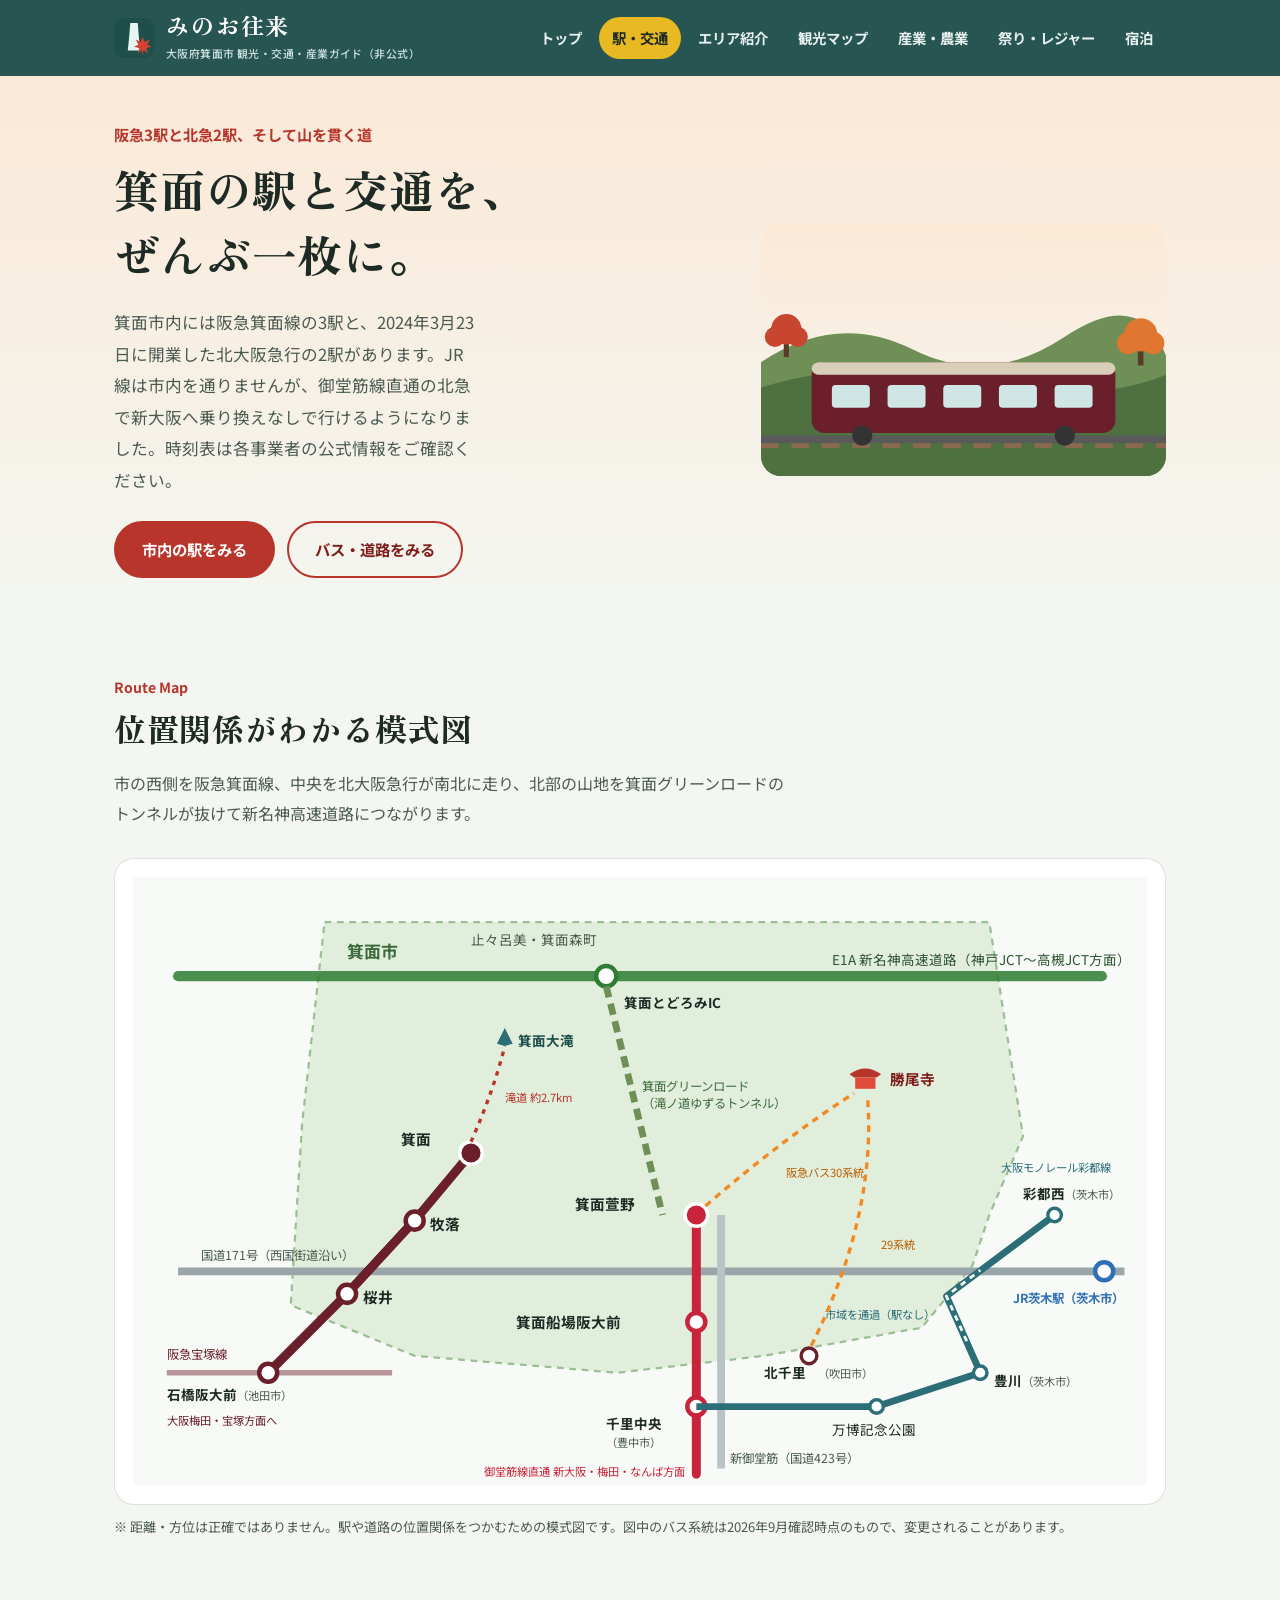
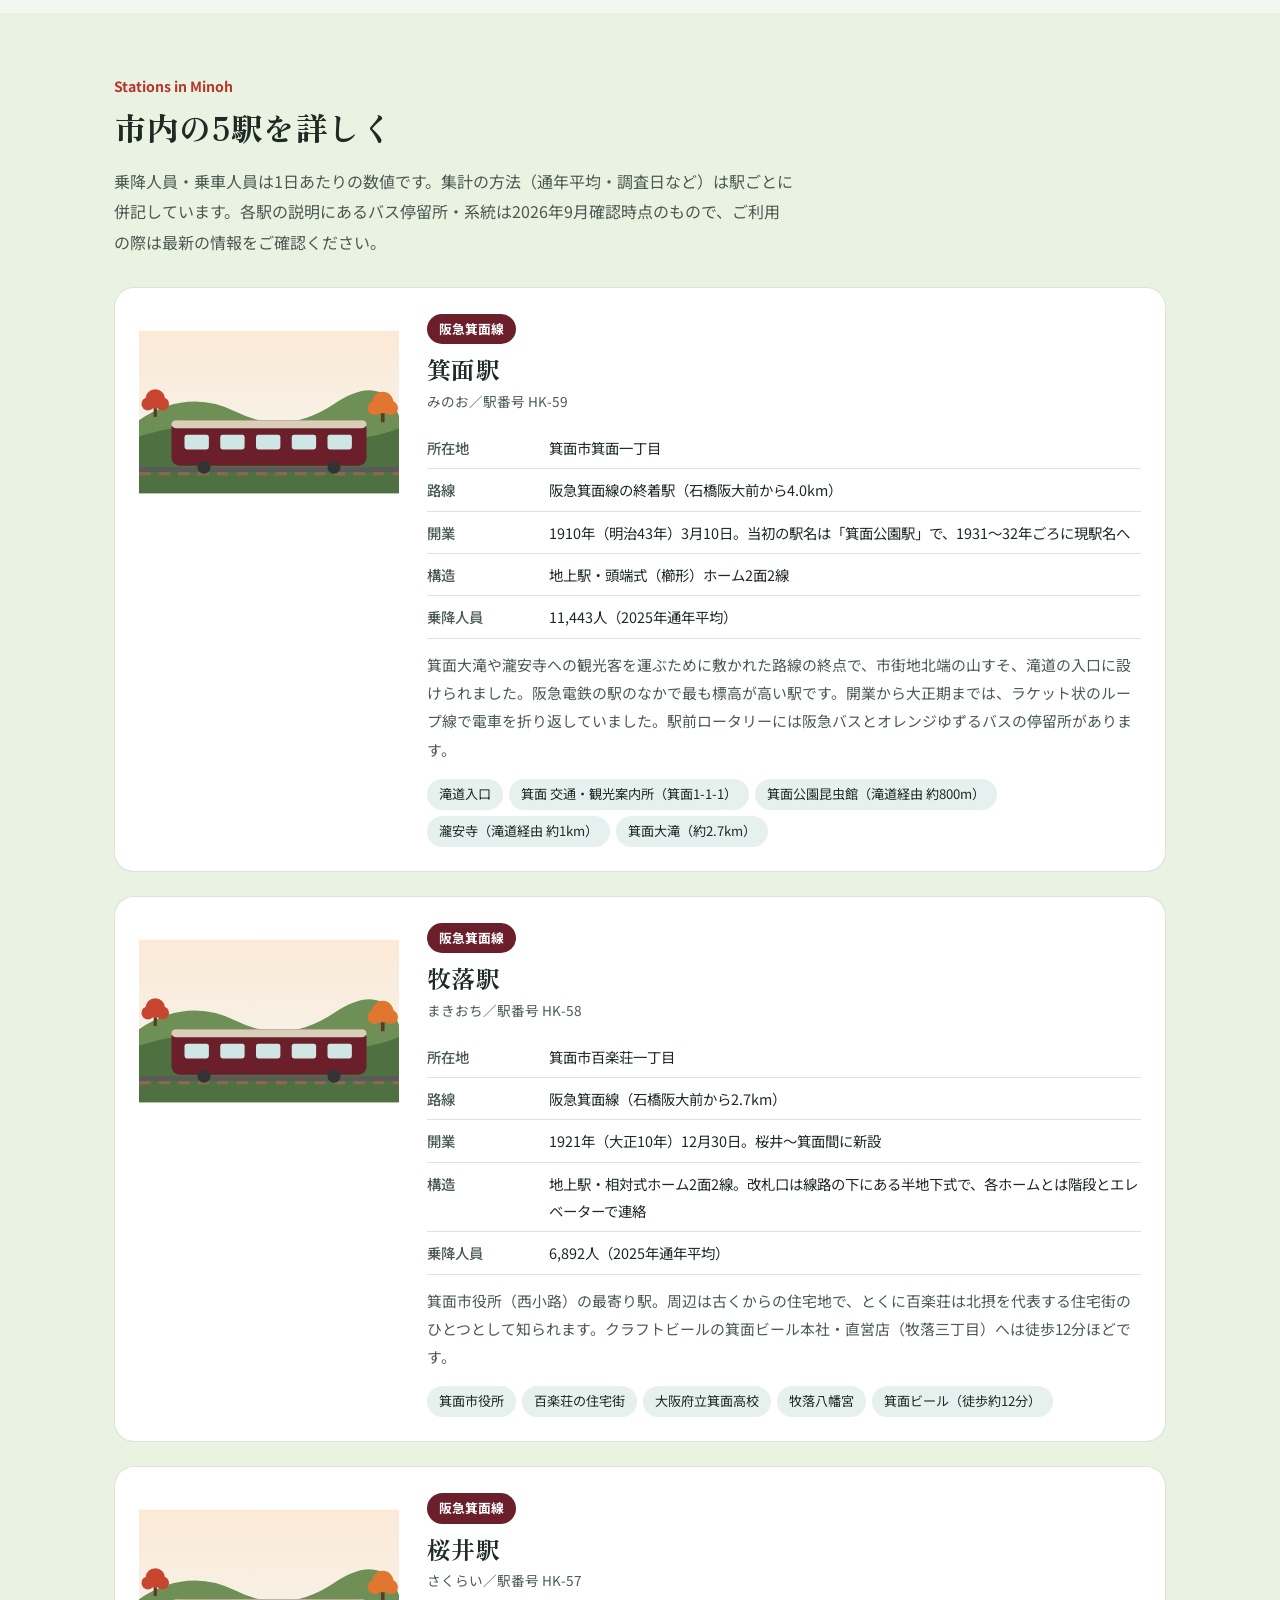
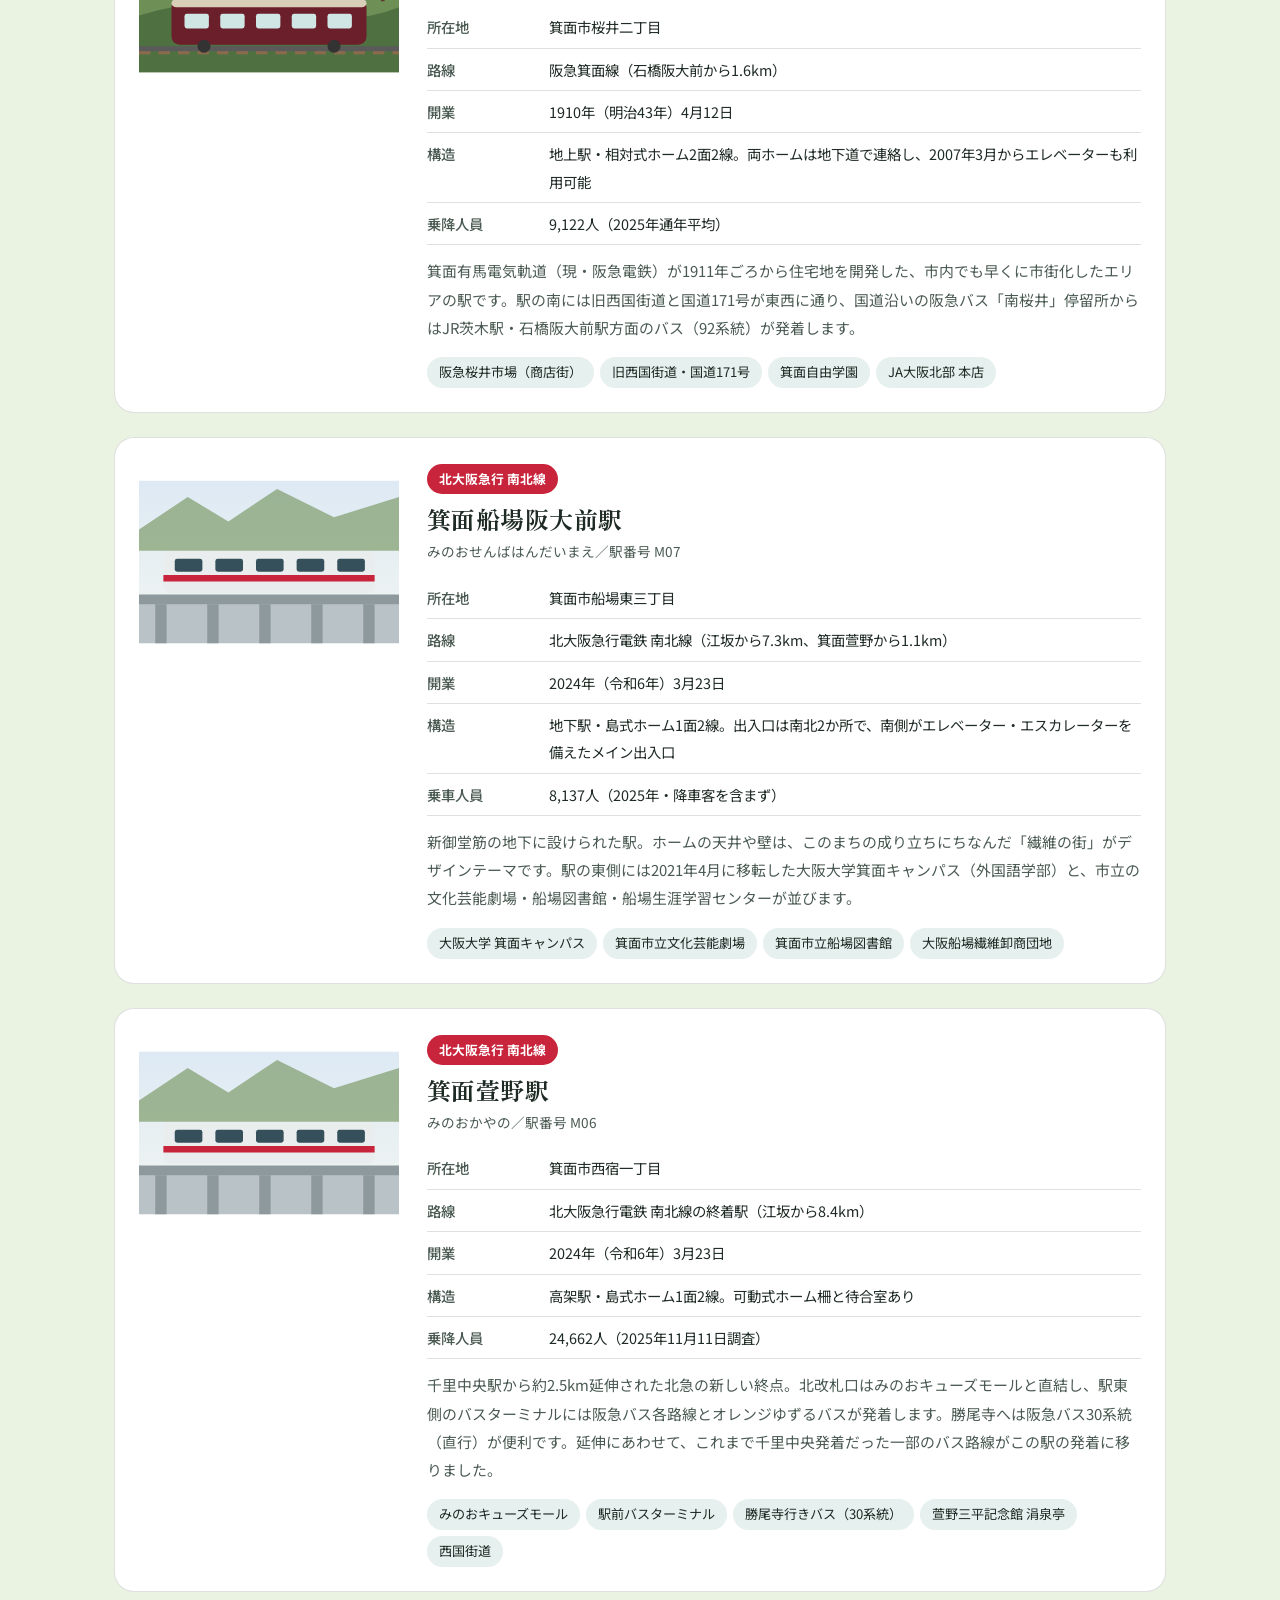
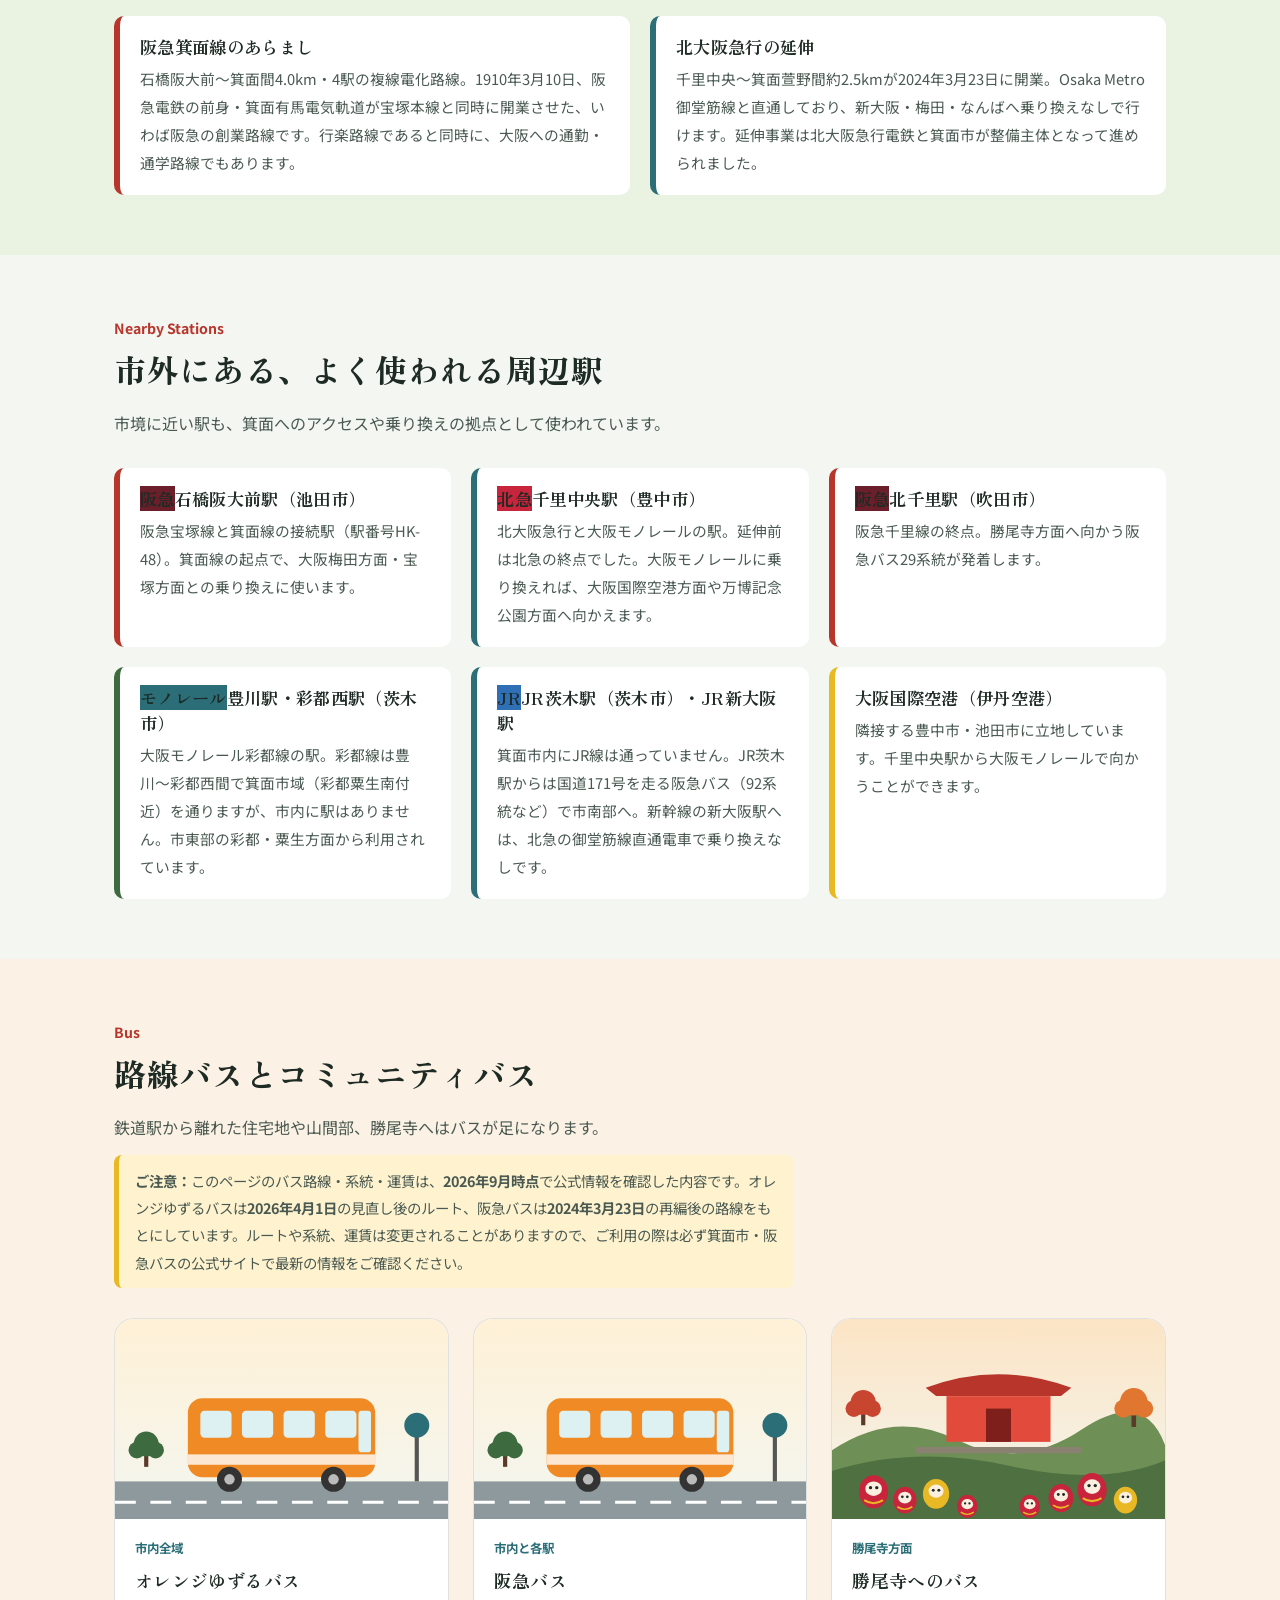
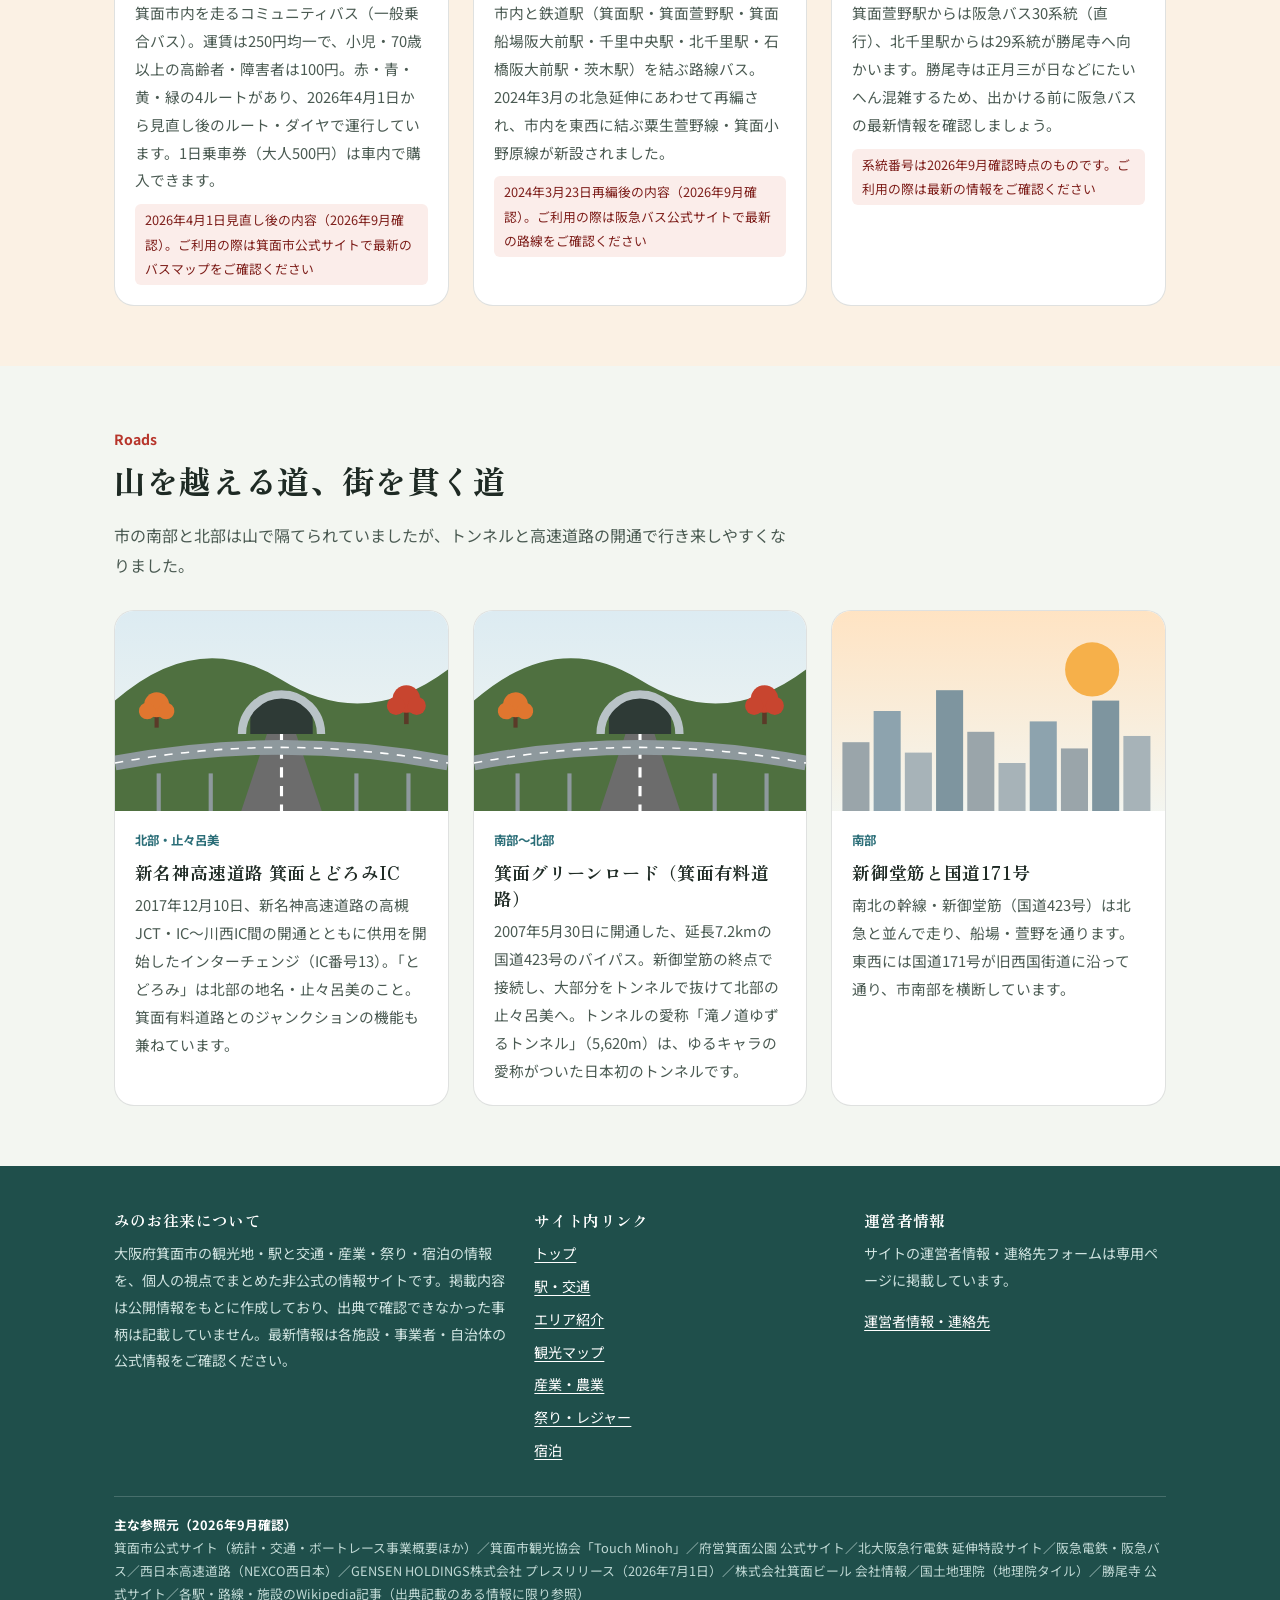
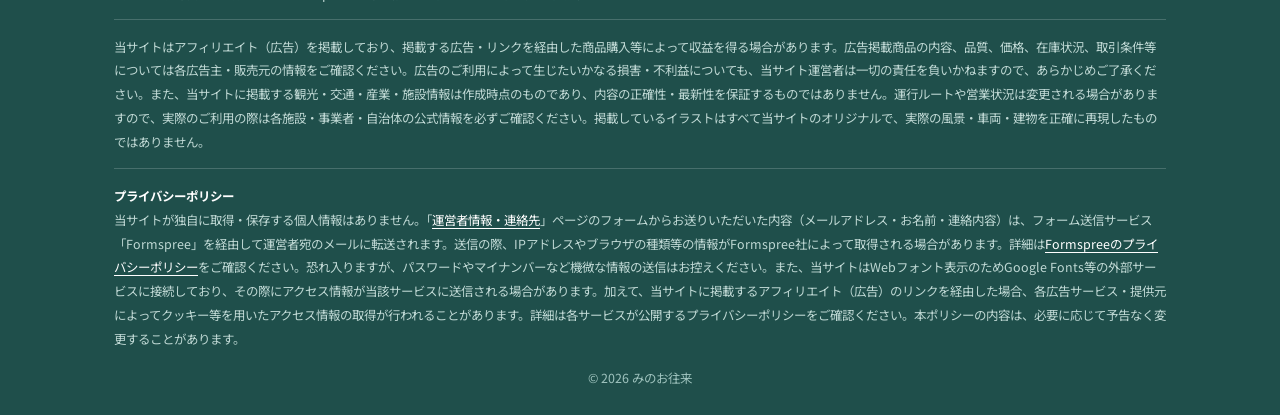
<file: kotsu.html>
<!DOCTYPE html>
<html lang="ja">
<head>
<meta charset="UTF-8">
<meta name="viewport" content="width=device-width, initial-scale=1.0">
<meta name="robots" content="index, follow">
<link rel="canonical" href="https://leben-k.github.io/minoh/kotsu.html">
<title>駅・交通ガイド｜みのお往来 - 大阪府箕面市 観光情報サイト</title>
<meta name="description" content="箕面市内の阪急箕面線3駅（箕面・牧落・桜井）と北大阪急行2駅（箕面萱野・箕面船場阪大前）の詳細、周辺のJR・私鉄・モノレール駅、阪急バス・オレンジゆずるバス、新名神・箕面グリーンロードなど交通の全体像をまとめました。">
<link rel="icon" type="image/svg+xml" href="favicon.svg">
<link rel="stylesheet" href="style.css">
</head>
<body>

<header class="site-header">
  <div class="wrap">
    <a class="brand" href="index.html">
      <img src="favicon.svg" alt="" width="40" height="40">
      <span><span class="brand-name">みのお往来</span><span class="brand-sub">大阪府箕面市 観光・交通・産業ガイド（非公式）</span></span>
    </a>
    <nav class="main-nav" aria-label="サイト内メニュー">
      <a href="index.html">トップ</a>
      <a href="kotsu.html" class="active" aria-current="page">駅・交通</a>
      <a href="areas.html">エリア紹介</a>
      <a href="chizu.html">観光マップ</a>
      <a href="sangyo.html">産業・農業</a>
      <a href="matsuri.html">祭り・レジャー</a>
      <a href="shukuhaku.html">宿泊</a>
    </nav>
  </div>
</header>

<section class="hero slim">
  <div class="wrap">
    <div class="hero-copy">
      <span class="eyebrow">阪急3駅と北急2駅、そして山を貫く道</span>
      <h1><span class="nb">箕面の駅と交通を、</span><br><span class="nb">ぜんぶ一枚に。</span></h1>
      <p>箕面市内には阪急箕面線の3駅と、2024年3月23日に開業した北大阪急行の2駅があります。JR線は市内を通りませんが、御堂筋線直通の北急で新大阪へ乗り換えなしで行けるようになりました。時刻表は各事業者の公式情報をご確認ください。</p>
      <a href="#stations" class="btn">市内の駅をみる</a>
      <a href="#bus" class="btn btn-outline">バス・道路をみる</a>
    </div>
    <div class="hero-art"><img src="img/train-hankyu.svg" alt="紅葉の山並みを背に走るマルーン色の電車のイラスト" width="320" height="200"></div>
  </div>
</section>

<section class="section">
  <div class="wrap">
    <div class="section-head">
      <span class="tag">Route Map</span>
      <h2>位置関係がわかる模式図</h2>
      <p>市の西側を阪急箕面線、中央を北大阪急行が南北に走り、北部の山地を箕面グリーンロードのトンネルが抜けて新名神高速道路につながります。</p>
    </div>
    <div class="routemap">
<svg viewBox="0 0 900 540" xmlns="http://www.w3.org/2000/svg" role="img" aria-labelledby="rmTitle rmDesc" font-family="'Noto Sans JP',sans-serif">
<title id="rmTitle">箕面市の鉄道・道路 模式図</title>
<desc id="rmDesc">阪急箕面線が南西から箕面駅へ、北大阪急行が南から箕面萱野駅へ延び、北部を新名神高速道路が東西に通る位置関係を示した模式図。</desc>
<rect width="900" height="540" fill="#F7FAF6"/>
<path d="M170 40 L760 40 L790 230 L760 300 L745 345 L700 400 L560 425 L430 440 L250 425 L140 380 L150 220Z" fill="#E1EEDB" stroke="#9BBF94" stroke-width="2" stroke-dasharray="6 5"/>
<text x="190" y="72" font-size="15" font-weight="700" fill="#3D6B3F">箕面市</text>
<!-- 新名神 -->
<path d="M40 88 H860" stroke="#2E7D32" stroke-width="9" stroke-linecap="round" opacity=".85"/>
<text x="620" y="78" font-size="12" fill="#2E5431">E1A 新名神高速道路（神戸JCT〜高槻JCT方面）</text>
<circle cx="420" cy="88" r="9" fill="#fff" stroke="#2E7D32" stroke-width="4"/>
<text x="436" y="116" font-size="12" font-weight="700" fill="#1E2A24">箕面とどろみIC</text>
<text x="300" y="60" font-size="12" fill="#4A5A52">止々呂美・箕面森町</text>
<!-- グリーンロード -->
<path d="M420 97 L470 300" stroke="#6E8F55" stroke-width="6" stroke-dasharray="10 6"/>
<text x="452" y="190" font-size="11" fill="#3D6B3F">箕面グリーンロード</text>
<text x="452" y="205" font-size="11" fill="#3D6B3F">（滝ノ道ゆずるトンネル）</text>
<!-- 171 -->
<path d="M40 350 H880" stroke="#9AA5AA" stroke-width="7"/>
<text x="60" y="340" font-size="11" fill="#4A5A52">国道171号（西国街道沿い）</text>
<!-- 新御堂筋 -->
<path d="M522 300 V525" stroke="#B9C3C7" stroke-width="7"/>
<text x="530" y="520" font-size="11" fill="#4A5A52">新御堂筋（国道423号）</text>
<!-- 宝塚線 -->
<path d="M30 440 H230" stroke="#6B1F2A" stroke-width="5" opacity=".45"/>
<text x="30" y="428" font-size="11" fill="#6B1F2A">阪急宝塚線</text><text x="30" y="486" font-size="10" fill="#6B1F2A">大阪梅田・宝塚方面へ</text>
<!-- 箕面線 -->
<path d="M120 440 L190 370 L250 305 L300 245" stroke="#6B1F2A" stroke-width="8" stroke-linecap="round"/>
<g font-size="13" font-weight="700" fill="#1E2A24">
<circle cx="120" cy="440" r="8" fill="#fff" stroke="#6B1F2A" stroke-width="4"/><text x="30" y="464" font-size="12">石橋阪大前<tspan font-size="10" font-weight="400" fill="#4A5A52">（池田市）</tspan></text>
<circle cx="190" cy="370" r="8" fill="#fff" stroke="#6B1F2A" stroke-width="4"/><text x="204" y="378">桜井</text>
<circle cx="250" cy="305" r="8" fill="#fff" stroke="#6B1F2A" stroke-width="4"/><text x="264" y="313">牧落</text>
<circle cx="300" cy="245" r="10" fill="#6B1F2A" stroke="#fff" stroke-width="3"/><text x="238" y="238">箕面</text>
</g>
<!-- 滝道 -->
<path d="M300 235 Q320 190 330 150" stroke="#B7352B" stroke-width="3" stroke-dasharray="4 5" fill="none"/>
<path d="M330 150 l-7 -2 l7 -14 l7 14z" fill="#2B6E78"/>
<text x="342" y="150" font-size="12" font-weight="700" fill="#1F4F4B">箕面大滝</text>
<text x="330" y="200" font-size="10" fill="#B7352B">滝道 約2.7km</text>
<!-- 北急 -->
<path d="M500 300 V470 V530" stroke="#C8243B" stroke-width="8" stroke-linecap="round"/>
<g font-size="13" font-weight="700" fill="#1E2A24">
<circle cx="500" cy="300" r="10" fill="#C8243B" stroke="#fff" stroke-width="3"/><text x="392" y="296">箕面萱野</text>
<circle cx="500" cy="395" r="8" fill="#fff" stroke="#C8243B" stroke-width="4"/><text x="340" y="400">箕面船場阪大前</text>
<circle cx="500" cy="470" r="8" fill="#fff" stroke="#C8243B" stroke-width="4"/><text x="420" y="490" font-size="12">千里中央</text><text x="420" y="506" font-size="10" font-weight="400" fill="#4A5A52">（豊中市）</text>
</g>
<text x="490" y="532" font-size="10" fill="#C8243B" text-anchor="end">御堂筋線直通 新大阪・梅田・なんば方面</text>
<!-- モノレール -->
<path d="M500 470 H660 L752 440 L722 372 L818 300" stroke="#2B6E78" stroke-width="6" fill="none" stroke-linejoin="round"/>
<path d="M740 412 L722 372 L752 349" stroke="#F7FAF6" stroke-width="2.5" stroke-dasharray="5 5" fill="none"/>
<g font-size="12" fill="#1E2A24">
<circle cx="660" cy="470" r="6" fill="#fff" stroke="#2B6E78" stroke-width="3"/><text x="620" y="495">万博記念公園</text>
<circle cx="752" cy="440" r="6" fill="#fff" stroke="#2B6E78" stroke-width="3"/><text x="764" y="452" font-weight="700">豊川<tspan font-size="10" font-weight="400" fill="#4A5A52">（茨木市）</tspan></text>
<circle cx="818" cy="300" r="6" fill="#fff" stroke="#2B6E78" stroke-width="3"/><text x="790" y="286" font-weight="700">彩都西<tspan font-size="10" font-weight="400" fill="#4A5A52">（茨木市）</tspan></text>
</g>
<text x="770" y="262" font-size="10" fill="#2B6E78">大阪モノレール彩都線</text>
<text x="712" y="392" font-size="10" fill="#2B6E78" text-anchor="end">市域を通過（駅なし）</text>
<!-- 北千里 -->
<circle cx="600" cy="425" r="7" fill="#fff" stroke="#6B1F2A" stroke-width="3"/>
<text x="560" y="445" font-size="12" font-weight="700" fill="#1E2A24">北千里</text><text x="608" y="445" font-size="10" fill="#4A5A52">（吹田市）</text>
<!-- 勝尾寺 -->
<g transform="translate(650 175)"><path d="M-14 0 Q0 -10 14 0 L10 3 H-10Z" fill="#B7352B"/><rect x="-9" y="3" width="18" height="10" fill="#E24B3B"/></g>
<text x="672" y="185" font-size="13" font-weight="700" fill="#7E1F1B">勝尾寺</text>
<path d="M508 292 Q580 230 640 192" stroke="#F08A24" stroke-width="3" stroke-dasharray="6 5" fill="none"/>
<text x="580" y="266" font-size="10" fill="#B85E00">阪急バス30系統</text>
<path d="M602 416 Q660 300 652 196" stroke="#F08A24" stroke-width="3" stroke-dasharray="6 5" fill="none"/>
<text x="664" y="330" font-size="10" fill="#B85E00">29系統</text>
<!-- JR茨木 -->
<circle cx="862" cy="350" r="8" fill="#fff" stroke="#2E6FB5" stroke-width="4"/>
<text x="880" y="378" font-size="11" font-weight="700" fill="#2E6FB5" text-anchor="end">JR茨木駅（茨木市）</text>
</svg>
    </div>
    <p class="map-note">※ 距離・方位は正確ではありません。駅や道路の位置関係をつかむための模式図です。図中のバス系統は2026年9月確認時点のもので、変更されることがあります。</p>
  </div>
</section>

<section class="section bg-leaf" id="stations">
  <div class="wrap">
    <div class="section-head">
      <span class="tag">Stations in Minoh</span>
      <h2>市内の5駅を詳しく</h2>
      <p>乗降人員・乗車人員は1日あたりの数値です。集計の方法（通年平均・調査日など）は駅ごとに併記しています。各駅の説明にあるバス停留所・系統は2026年9月確認時点のもので、ご利用の際は最新の情報をご確認ください。</p>
    </div>
    <article class="station" id="箕面">
      <img src="img/train-hankyu.svg" alt="" loading="lazy" width="320" height="200">
      <div>
        <span class="line-badge badge-hankyu">阪急箕面線</span>
        <h3>箕面駅</h3>
        <div class="yomi">みのお／駅番号 HK-59</div>
        <table class="spec"><tr><th>所在地</th><td>箕面市箕面一丁目</td></tr><tr><th>路線</th><td>阪急箕面線の終着駅（石橋阪大前から4.0km）</td></tr><tr><th>開業</th><td>1910年（明治43年）3月10日。当初の駅名は「箕面公園駅」で、1931〜32年ごろに現駅名へ</td></tr><tr><th>構造</th><td>地上駅・頭端式（櫛形）ホーム2面2線</td></tr><tr><th>乗降人員</th><td>11,443人（2025年通年平均）</td></tr></table>
        <p>箕面大滝や瀧安寺への観光客を運ぶために敷かれた路線の終点で、市街地北端の山すそ、滝道の入口に設けられました。阪急電鉄の駅のなかで最も標高が高い駅です。開業から大正期までは、ラケット状のループ線で電車を折り返していました。駅前ロータリーには阪急バスとオレンジゆずるバスの停留所があります。</p>
        <ul class="around" aria-label="駅周辺の主な施設"><li>滝道入口</li><li>箕面 交通・観光案内所（箕面1-1-1）</li><li>箕面公園昆虫館（滝道経由 約800m）</li><li>瀧安寺（滝道経由 約1km）</li><li>箕面大滝（約2.7km）</li></ul>
      </div>
    </article>
    <article class="station" id="牧落">
      <img src="img/train-hankyu.svg" alt="" loading="lazy" width="320" height="200">
      <div>
        <span class="line-badge badge-hankyu">阪急箕面線</span>
        <h3>牧落駅</h3>
        <div class="yomi">まきおち／駅番号 HK-58</div>
        <table class="spec"><tr><th>所在地</th><td>箕面市百楽荘一丁目</td></tr><tr><th>路線</th><td>阪急箕面線（石橋阪大前から2.7km）</td></tr><tr><th>開業</th><td>1921年（大正10年）12月30日。桜井〜箕面間に新設</td></tr><tr><th>構造</th><td>地上駅・相対式ホーム2面2線。改札口は線路の下にある半地下式で、各ホームとは階段とエレベーターで連絡</td></tr><tr><th>乗降人員</th><td>6,892人（2025年通年平均）</td></tr></table>
        <p>箕面市役所（西小路）の最寄り駅。周辺は古くからの住宅地で、とくに百楽荘は北摂を代表する住宅街のひとつとして知られます。クラフトビールの箕面ビール本社・直営店（牧落三丁目）へは徒歩12分ほどです。</p>
        <ul class="around" aria-label="駅周辺の主な施設"><li>箕面市役所</li><li>百楽荘の住宅街</li><li>大阪府立箕面高校</li><li>牧落八幡宮</li><li>箕面ビール（徒歩約12分）</li></ul>
      </div>
    </article>
    <article class="station" id="桜井">
      <img src="img/train-hankyu.svg" alt="" loading="lazy" width="320" height="200">
      <div>
        <span class="line-badge badge-hankyu">阪急箕面線</span>
        <h3>桜井駅</h3>
        <div class="yomi">さくらい／駅番号 HK-57</div>
        <table class="spec"><tr><th>所在地</th><td>箕面市桜井二丁目</td></tr><tr><th>路線</th><td>阪急箕面線（石橋阪大前から1.6km）</td></tr><tr><th>開業</th><td>1910年（明治43年）4月12日</td></tr><tr><th>構造</th><td>地上駅・相対式ホーム2面2線。両ホームは地下道で連絡し、2007年3月からエレベーターも利用可能</td></tr><tr><th>乗降人員</th><td>9,122人（2025年通年平均）</td></tr></table>
        <p>箕面有馬電気軌道（現・阪急電鉄）が1911年ごろから住宅地を開発した、市内でも早くに市街化したエリアの駅です。駅の南には旧西国街道と国道171号が東西に通り、国道沿いの阪急バス「南桜井」停留所からはJR茨木駅・石橋阪大前駅方面のバス（92系統）が発着します。</p>
        <ul class="around" aria-label="駅周辺の主な施設"><li>阪急桜井市場（商店街）</li><li>旧西国街道・国道171号</li><li>箕面自由学園</li><li>JA大阪北部 本店</li></ul>
      </div>
    </article>
    <article class="station" id="箕面船場阪大前">
      <img src="img/train-kitakyu.svg" alt="" loading="lazy" width="320" height="200">
      <div>
        <span class="line-badge badge-kitakyu">北大阪急行 南北線</span>
        <h3>箕面船場阪大前駅</h3>
        <div class="yomi">みのおせんばはんだいまえ／駅番号 M07</div>
        <table class="spec"><tr><th>所在地</th><td>箕面市船場東三丁目</td></tr><tr><th>路線</th><td>北大阪急行電鉄 南北線（江坂から7.3km、箕面萱野から1.1km）</td></tr><tr><th>開業</th><td>2024年（令和6年）3月23日</td></tr><tr><th>構造</th><td>地下駅・島式ホーム1面2線。出入口は南北2か所で、南側がエレベーター・エスカレーターを備えたメイン出入口</td></tr><tr><th>乗車人員</th><td>8,137人（2025年・降車客を含まず）</td></tr></table>
        <p>新御堂筋の地下に設けられた駅。ホームの天井や壁は、このまちの成り立ちにちなんだ「繊維の街」がデザインテーマです。駅の東側には2021年4月に移転した大阪大学箕面キャンパス（外国語学部）と、市立の文化芸能劇場・船場図書館・船場生涯学習センターが並びます。</p>
        <ul class="around" aria-label="駅周辺の主な施設"><li>大阪大学 箕面キャンパス</li><li>箕面市立文化芸能劇場</li><li>箕面市立船場図書館</li><li>大阪船場繊維卸商団地</li></ul>
      </div>
    </article>
    <article class="station" id="箕面萱野">
      <img src="img/train-kitakyu.svg" alt="" loading="lazy" width="320" height="200">
      <div>
        <span class="line-badge badge-kitakyu">北大阪急行 南北線</span>
        <h3>箕面萱野駅</h3>
        <div class="yomi">みのおかやの／駅番号 M06</div>
        <table class="spec"><tr><th>所在地</th><td>箕面市西宿一丁目</td></tr><tr><th>路線</th><td>北大阪急行電鉄 南北線の終着駅（江坂から8.4km）</td></tr><tr><th>開業</th><td>2024年（令和6年）3月23日</td></tr><tr><th>構造</th><td>高架駅・島式ホーム1面2線。可動式ホーム柵と待合室あり</td></tr><tr><th>乗降人員</th><td>24,662人（2025年11月11日調査）</td></tr></table>
        <p>千里中央駅から約2.5km延伸された北急の新しい終点。北改札口はみのおキューズモールと直結し、駅東側のバスターミナルには阪急バス各路線とオレンジゆずるバスが発着します。勝尾寺へは阪急バス30系統（直行）が便利です。延伸にあわせて、これまで千里中央発着だった一部のバス路線がこの駅の発着に移りました。</p>
        <ul class="around" aria-label="駅周辺の主な施設"><li>みのおキューズモール</li><li>駅前バスターミナル</li><li>勝尾寺行きバス（30系統）</li><li>萱野三平記念館 涓泉亭</li><li>西国街道</li></ul>
      </div>
    </article>

    <div class="info-list" style="margin-top:8px;">
      <div class="info red">
        <h3>阪急箕面線のあらまし</h3>
        <p>石橋阪大前〜箕面間4.0km・4駅の複線電化路線。1910年3月10日、阪急電鉄の前身・箕面有馬電気軌道が宝塚本線と同時に開業させた、いわば阪急の創業路線です。行楽路線であると同時に、大阪への通勤・通学路線でもあります。</p>
      </div>
      <div class="info">
        <h3>北大阪急行の延伸</h3>
        <p>千里中央〜箕面萱野間約2.5kmが2024年3月23日に開業。Osaka Metro御堂筋線と直通しており、新大阪・梅田・なんばへ乗り換えなしで行けます。延伸事業は北大阪急行電鉄と箕面市が整備主体となって進められました。</p>
      </div>
    </div>
  </div>
</section>

<section class="section">
  <div class="wrap">
    <div class="section-head">
      <span class="tag">Nearby Stations</span>
      <h2>市外にある、よく使われる周辺駅</h2>
      <p>市境に近い駅も、箕面へのアクセスや乗り換えの拠点として使われています。</p>
    </div>
    <div class="info-list">
      <div class="info red"><h3><span class="line-badge badge-hankyu">阪急</span>石橋阪大前駅（池田市）</h3><p>阪急宝塚線と箕面線の接続駅（駅番号HK-48）。箕面線の起点で、大阪梅田方面・宝塚方面との乗り換えに使います。</p></div>
      <div class="info"><h3><span class="line-badge badge-kitakyu">北急</span>千里中央駅（豊中市）</h3><p>北大阪急行と大阪モノレールの駅。延伸前は北急の終点でした。大阪モノレールに乗り換えれば、大阪国際空港方面や万博記念公園方面へ向かえます。</p></div>
      <div class="info red"><h3><span class="line-badge badge-hankyu">阪急</span>北千里駅（吹田市）</h3><p>阪急千里線の終点。勝尾寺方面へ向かう阪急バス29系統が発着します。</p></div>
      <div class="info mori"><h3><span class="line-badge badge-mono">モノレール</span>豊川駅・彩都西駅（茨木市）</h3><p>大阪モノレール彩都線の駅。彩都線は豊川〜彩都西間で箕面市域（彩都粟生南付近）を通りますが、市内に駅はありません。市東部の彩都・粟生方面から利用されています。</p></div>
      <div class="info"><h3><span class="line-badge badge-jr">JR</span>JR茨木駅（茨木市）・JR新大阪駅</h3><p>箕面市内にJR線は通っていません。JR茨木駅からは国道171号を走る阪急バス（92系統など）で市南部へ。新幹線の新大阪駅へは、北急の御堂筋線直通電車で乗り換えなしです。</p></div>
      <div class="info yuzu"><h3>大阪国際空港（伊丹空港）</h3><p>隣接する豊中市・池田市に立地しています。千里中央駅から大阪モノレールで向かうことができます。</p></div>
    </div>
  </div>
</section>

<section class="section bg-warm" id="bus">
  <div class="wrap">
    <div class="section-head">
      <span class="tag">Bus</span>
      <h2>路線バスとコミュニティバス</h2>
      <p>鉄道駅から離れた住宅地や山間部、勝尾寺へはバスが足になります。</p>
      <p class="bus-notice"><strong>ご注意：</strong>このページのバス路線・系統・運賃は、<strong>2026年9月時点</strong>で公式情報を確認した内容です。オレンジゆずるバスは<strong>2026年4月1日</strong>の見直し後のルート、阪急バスは<strong>2024年3月23日</strong>の再編後の路線をもとにしています。ルートや系統、運賃は変更されることがありますので、ご利用の際は必ず箕面市・阪急バスの公式サイトで最新の情報をご確認ください。</p>
    </div>
    <div class="grid">
      <article class="pcard">
        <img src="img/bus.svg" alt="オレンジゆずるバスのイラスト" loading="lazy" width="320" height="200">
        <div class="body">
          <span class="place">市内全域</span>
          <h3>オレンジゆずるバス</h3>
          <p>箕面市内を走るコミュニティバス（一般乗合バス）。運賃は250円均一で、小児・70歳以上の高齢者・障害者は100円。赤・青・黄・緑の4ルートがあり、2026年4月1日から見直し後のルート・ダイヤで運行しています。1日乗車券（大人500円）は車内で購入できます。</p>
          <span class="note">2026年4月1日見直し後の内容（2026年9月確認）。ご利用の際は箕面市公式サイトで最新のバスマップをご確認ください</span>
        </div>
      </article>
      <article class="pcard">
        <img src="img/bus.svg" alt="阪急バスのイラスト" loading="lazy" width="320" height="200">
        <div class="body">
          <span class="place">市内と各駅</span>
          <h3>阪急バス</h3>
          <p>市内と鉄道駅（箕面駅・箕面萱野駅・箕面船場阪大前駅・千里中央駅・北千里駅・石橋阪大前駅・茨木駅）を結ぶ路線バス。2024年3月の北急延伸にあわせて再編され、市内を東西に結ぶ粟生萱野線・箕面小野原線が新設されました。</p>
          <span class="note">2024年3月23日再編後の内容（2026年9月確認）。ご利用の際は阪急バス公式サイトで最新の路線をご確認ください</span>
        </div>
      </article>
      <article class="pcard">
        <img src="img/katsuoji.svg" alt="勝尾寺へのバスのイラスト" loading="lazy" width="320" height="200">
        <div class="body">
          <span class="place">勝尾寺方面</span>
          <h3>勝尾寺へのバス</h3>
          <p>箕面萱野駅からは阪急バス30系統（直行）、北千里駅からは29系統が勝尾寺へ向かいます。勝尾寺は正月三が日などにたいへん混雑するため、出かける前に阪急バスの最新情報を確認しましょう。</p>
          <span class="note">系統番号は2026年9月確認時点のものです。ご利用の際は最新の情報をご確認ください</span>
        </div>
      </article>

    </div>
  </div>
</section>

<section class="section">
  <div class="wrap">
    <div class="section-head">
      <span class="tag">Roads</span>
      <h2>山を越える道、街を貫く道</h2>
      <p>市の南部と北部は山で隔てられていましたが、トンネルと高速道路の開通で行き来しやすくなりました。</p>
    </div>
    <div class="grid">
      <article class="pcard">
        <img src="img/highway.svg" alt="新名神高速道路 箕面とどろみICのイラスト" loading="lazy" width="320" height="200">
        <div class="body">
          <span class="place">北部・止々呂美</span>
          <h3>新名神高速道路 箕面とどろみIC</h3>
          <p>2017年12月10日、新名神高速道路の高槻JCT・IC〜川西IC間の開通とともに供用を開始したインターチェンジ（IC番号13）。「とどろみ」は北部の地名・止々呂美のこと。箕面有料道路とのジャンクションの機能も兼ねています。</p>
        </div>
      </article>
      <article class="pcard">
        <img src="img/highway.svg" alt="箕面グリーンロード（箕面有料道路）のイラスト" loading="lazy" width="320" height="200">
        <div class="body">
          <span class="place">南部〜北部</span>
          <h3>箕面グリーンロード（箕面有料道路）</h3>
          <p>2007年5月30日に開通した、延長7.2kmの国道423号のバイパス。新御堂筋の終点で接続し、大部分をトンネルで抜けて北部の止々呂美へ。トンネルの愛称「滝ノ道ゆずるトンネル」（5,620m）は、ゆるキャラの愛称がついた日本初のトンネルです。</p>
        </div>
      </article>
      <article class="pcard">
        <img src="img/sunrise-city.svg" alt="新御堂筋と国道171号のイラスト" loading="lazy" width="320" height="200">
        <div class="body">
          <span class="place">南部</span>
          <h3>新御堂筋と国道171号</h3>
          <p>南北の幹線・新御堂筋（国道423号）は北急と並んで走り、船場・萱野を通ります。東西には国道171号が旧西国街道に沿って通り、市南部を横断しています。</p>
        </div>
      </article>

    </div>
  </div>
</section>
<section class="section bg-mist" aria-label="広告" hidden>
  <div class="wrap">
    <div class="section-head"><span class="tag">PR</span><h2>広告</h2></div>
    <div class="ad-row">
      <!-- 楽天アフィリエイト広告1 ここに挿入してください -->
      <div class="ad-slot" data-ad-slot="ad1" hidden>
        <span class="ad-label">広告</span>
        <div class="ad-body"></div>
      </div>
      <!-- 楽天アフィリエイト広告2 ここに挿入してください -->
      <div class="ad-slot" data-ad-slot="ad2" hidden>
        <span class="ad-label">広告</span>
        <div class="ad-body"></div>
      </div>
    </div>
  </div>
</section>

<footer class="site-footer">
  <div class="wrap">
    <div class="footer-grid">
      <div>
        <h4>みのお往来について</h4>
        <p>大阪府箕面市の観光地・駅と交通・産業・祭り・宿泊の情報を、個人の視点でまとめた非公式の情報サイトです。掲載内容は公開情報をもとに作成しており、出典で確認できなかった事柄は記載していません。最新情報は各施設・事業者・自治体の公式情報をご確認ください。</p>
      </div>
      <div>
        <h4>サイト内リンク</h4>
        <ul>
          <li><a href="index.html">トップ</a></li>
          <li><a href="kotsu.html">駅・交通</a></li>
          <li><a href="areas.html">エリア紹介</a></li>
          <li><a href="chizu.html">観光マップ</a></li>
          <li><a href="sangyo.html">産業・農業</a></li>
          <li><a href="matsuri.html">祭り・レジャー</a></li>
          <li><a href="shukuhaku.html">宿泊</a></li>
        </ul>
      </div>
      <div>
        <h4>運営者情報</h4>
        <p>サイトの運営者情報・連絡先フォームは専用ページに掲載しています。</p>
        <ul><li><a href="unei.html">運営者情報・連絡先</a></li></ul>
      </div>
    </div>
    <div class="sources"><strong>主な参照元（2026年9月確認）</strong><br>箕面市公式サイト（統計・交通・ボートレース事業概要ほか）／箕面市観光協会「Touch Minoh」／府営箕面公園 公式サイト／北大阪急行電鉄 延伸特設サイト／阪急電鉄・阪急バス／西日本高速道路（NEXCO西日本）／GENSEN HOLDINGS株式会社 プレスリリース（2026年7月1日）／株式会社箕面ビール 会社情報／国土地理院（地理院タイル）／勝尾寺 公式サイト／各駅・路線・施設のWikipedia記事（出典記載のある情報に限り参照）</div>
    <div class="disclaimer">
      当サイトはアフィリエイト（広告）を掲載しており、掲載する広告・リンクを経由した商品購入等によって収益を得る場合があります。広告掲載商品の内容、品質、価格、在庫状況、取引条件等については各広告主・販売元の情報をご確認ください。広告のご利用によって生じたいかなる損害・不利益についても、当サイト運営者は一切の責任を負いかねますので、あらかじめご了承ください。また、当サイトに掲載する観光・交通・産業・施設情報は作成時点のものであり、内容の正確性・最新性を保証するものではありません。運行ルートや営業状況は変更される場合がありますので、実際のご利用の際は各施設・事業者・自治体の公式情報を必ずご確認ください。掲載しているイラストはすべて当サイトのオリジナルで、実際の風景・車両・建物を正確に再現したものではありません。
    </div>
    <div class="disclaimer" style="margin-top:14px;">
      <strong style="color:#fff;">プライバシーポリシー</strong><br>
      当サイトが独自に取得・保存する個人情報はありません。「<a href="unei.html">運営者情報・連絡先</a>」ページのフォームからお送りいただいた内容（メールアドレス・お名前・連絡内容）は、フォーム送信サービス「Formspree」を経由して運営者宛のメールに転送されます。送信の際、IPアドレスやブラウザの種類等の情報がFormspree社によって取得される場合があります。詳細は<a href="https://formspree.io/legal/privacy-policy/" target="_blank" rel="noopener noreferrer">Formspreeのプライバシーポリシー</a>をご確認ください。恐れ入りますが、パスワードやマイナンバーなど機微な情報の送信はお控えください。また、当サイトはWebフォント表示のためGoogle Fonts等の外部サービスに接続しており、その際にアクセス情報が当該サービスに送信される場合があります。加えて、当サイトに掲載するアフィリエイト（広告）のリンクを経由した場合、各広告サービス・提供元によってクッキー等を用いたアクセス情報の取得が行われることがあります。詳細は各サービスが公開するプライバシーポリシーをご確認ください。本ポリシーの内容は、必要に応じて予告なく変更することがあります。
    </div>
    <div class="copyright"><span id="copyright-text">© 2026 みのお往来</span></div>
  </div>
</footer>

<script>
(function(){
  var startYear = 2026;
  var currentYear = new Date().getFullYear();
  var yearText = currentYear > startYear ? (startYear + '-' + currentYear) : String(startYear);
  var el = document.getElementById('copyright-text');
  if (el) { el.textContent = '\u00A9 ' + yearText + ' みのお往来'; }
})();
</script>
<script src="ads.js" defer></script>
</body>
</html>
</file>
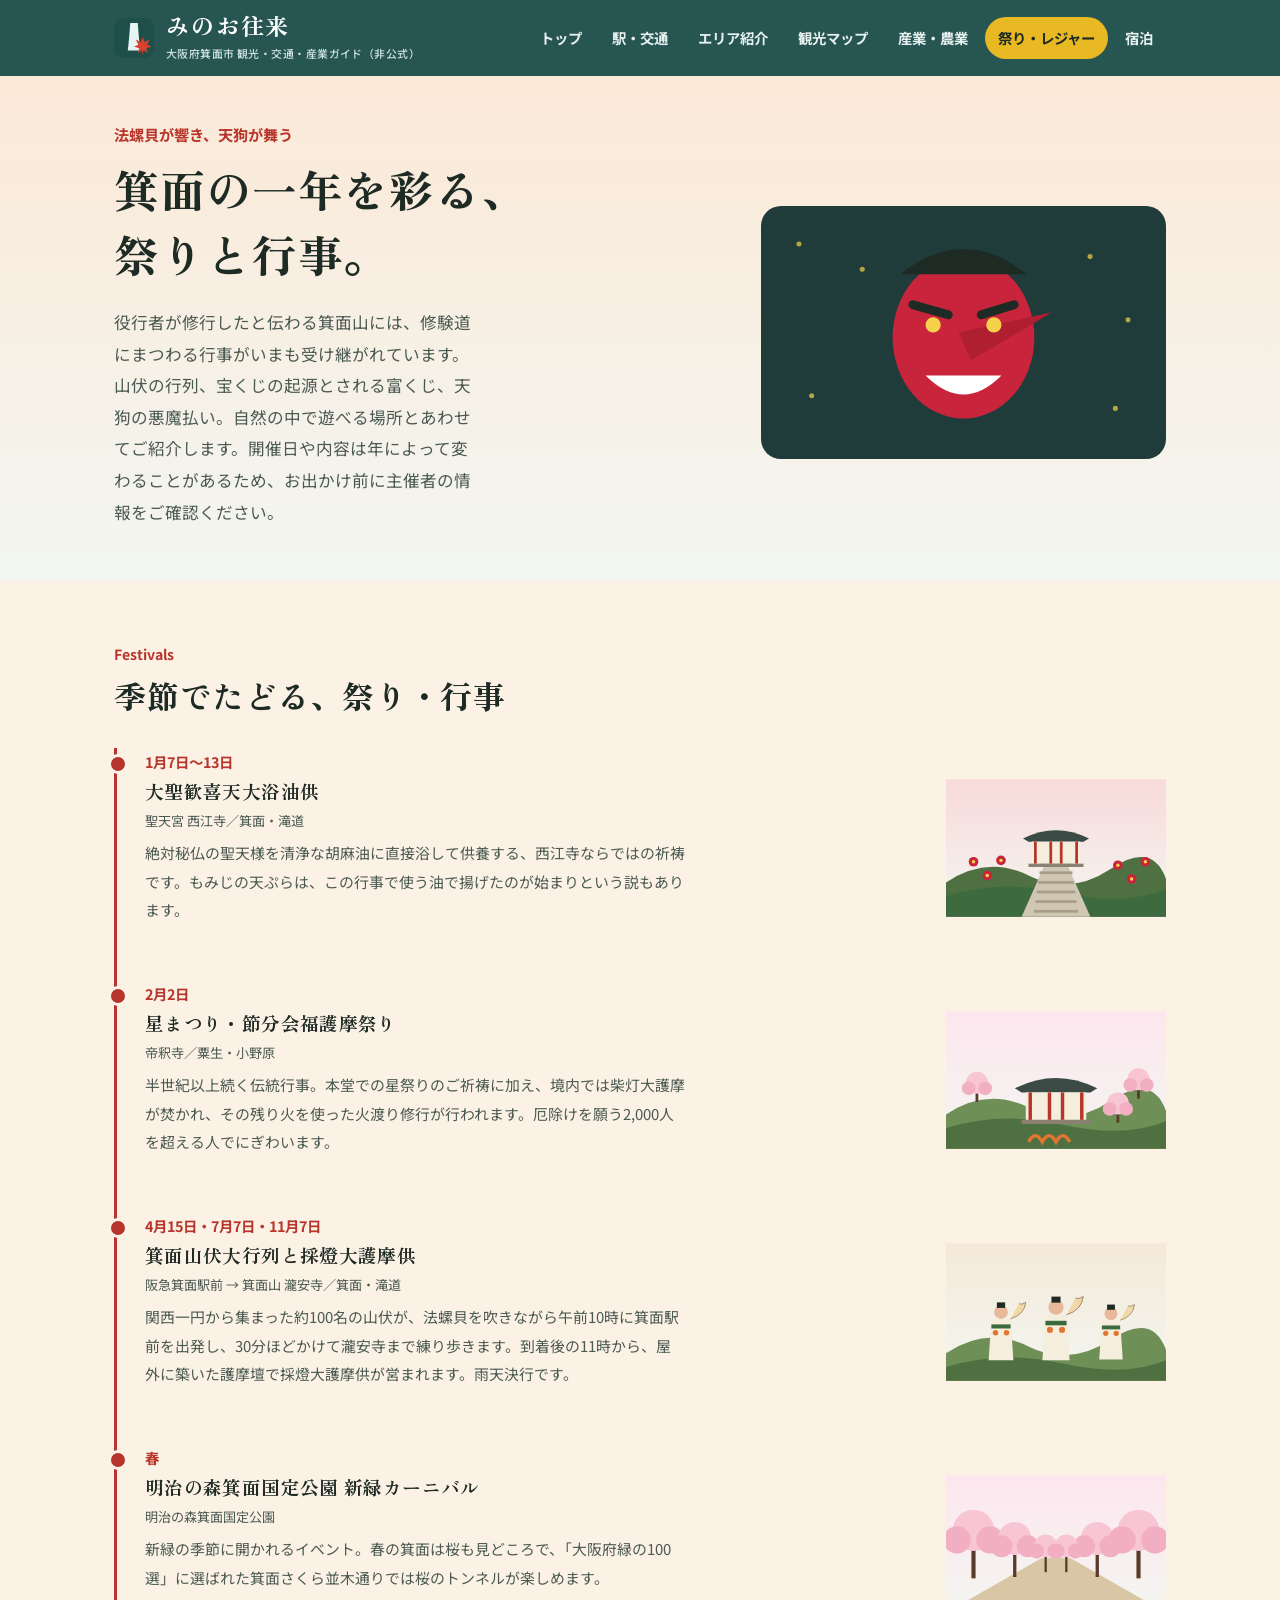
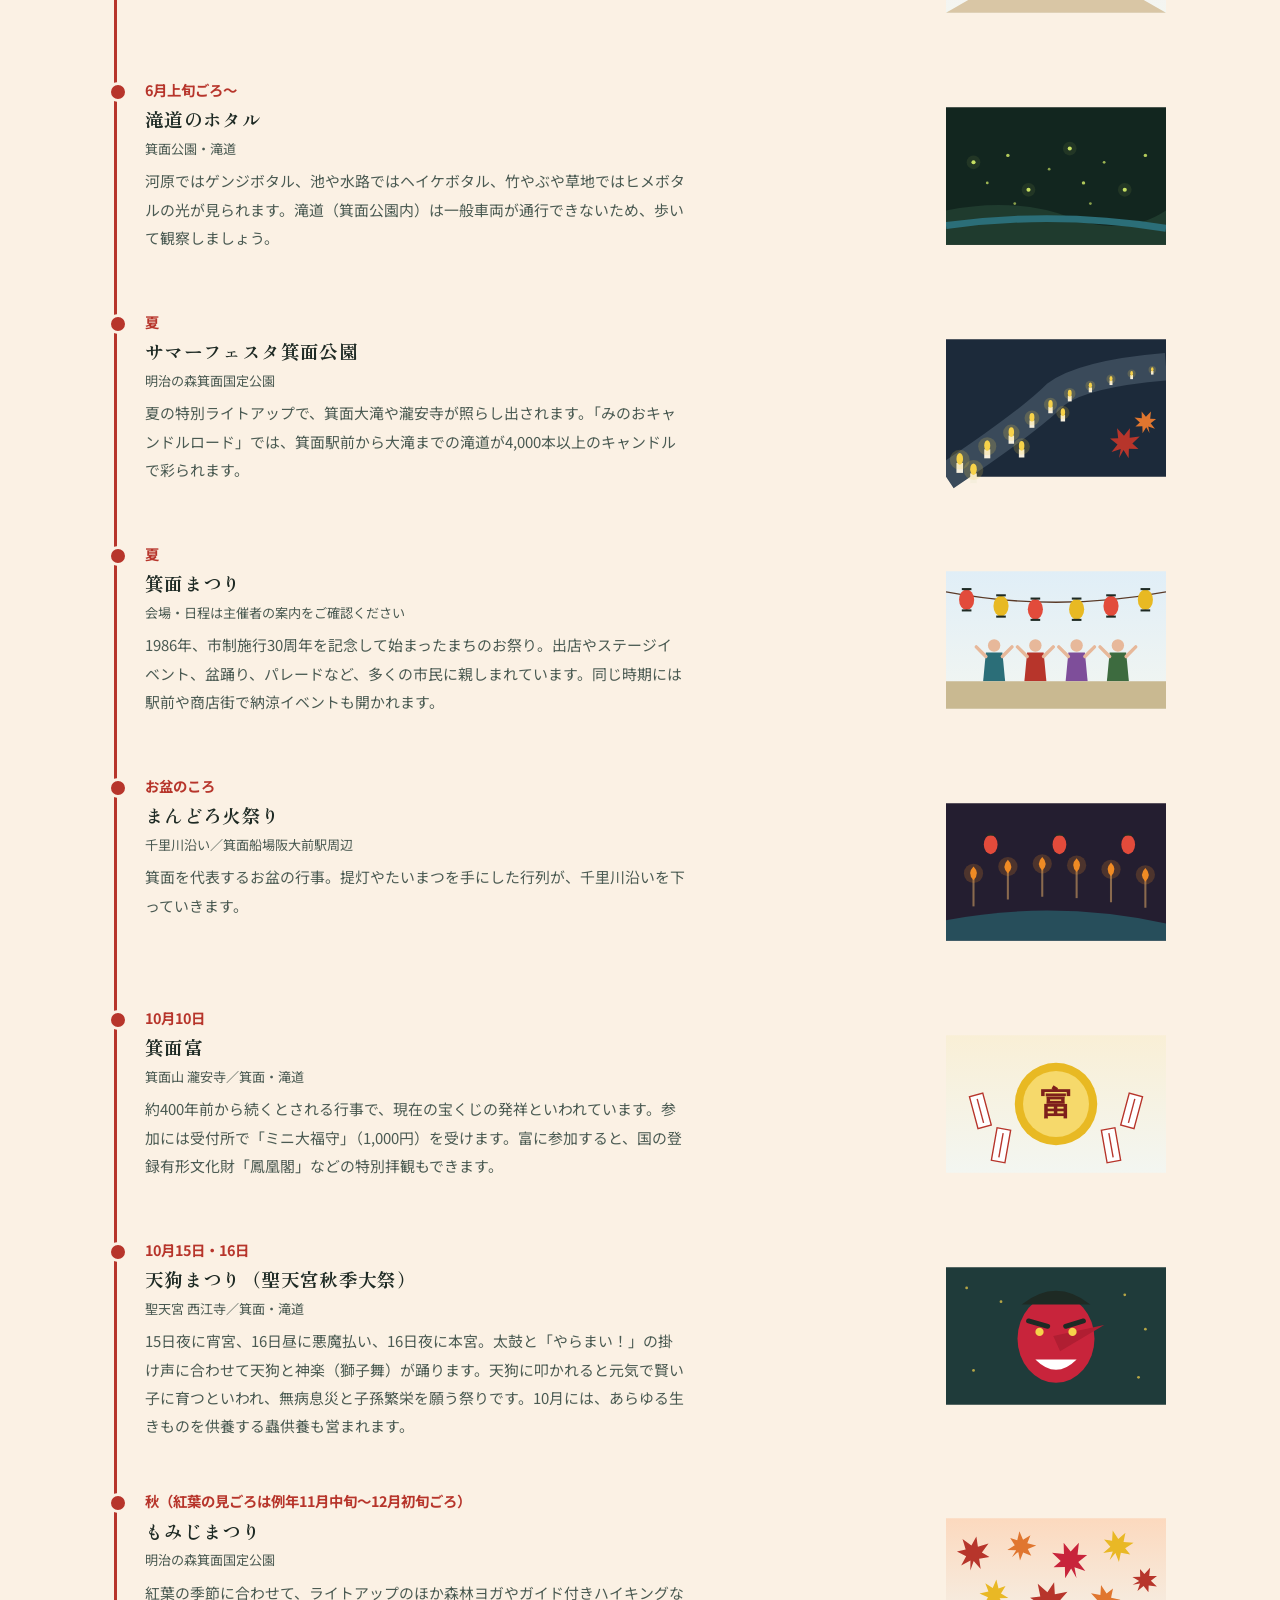
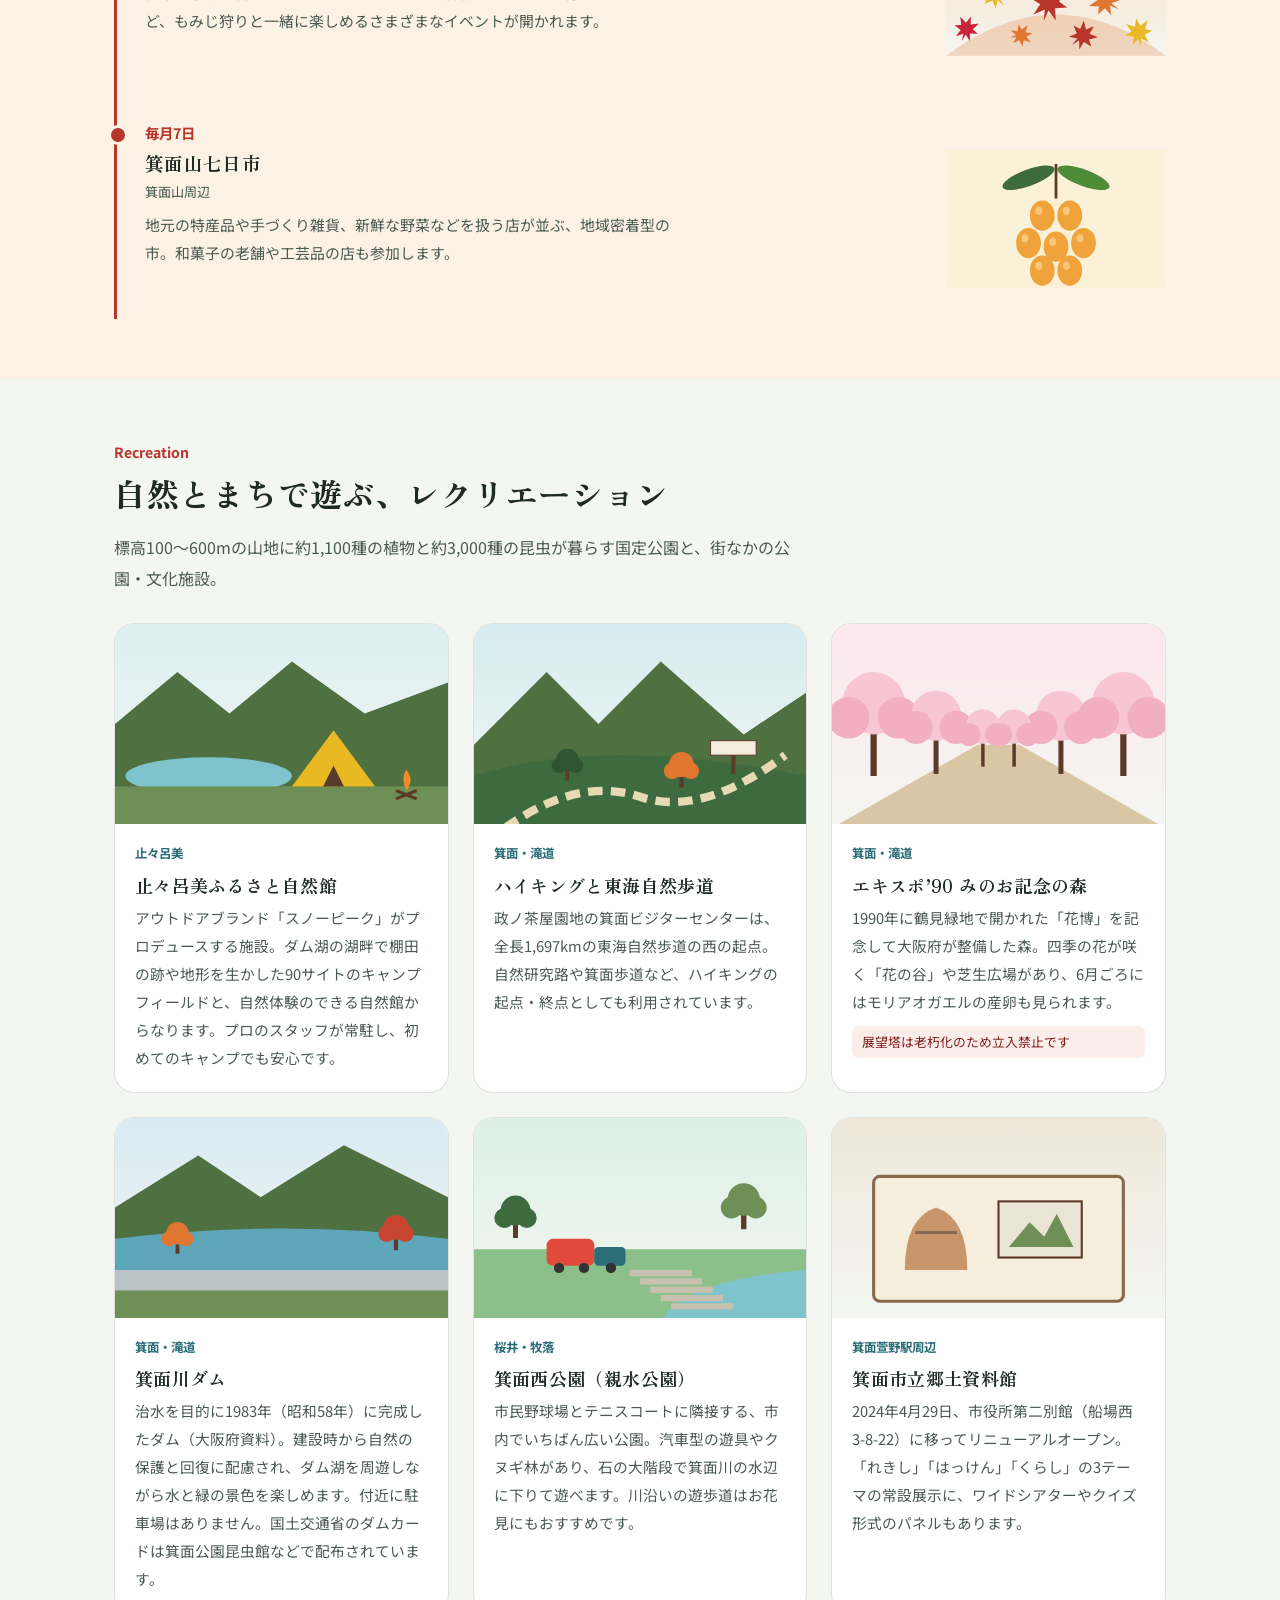
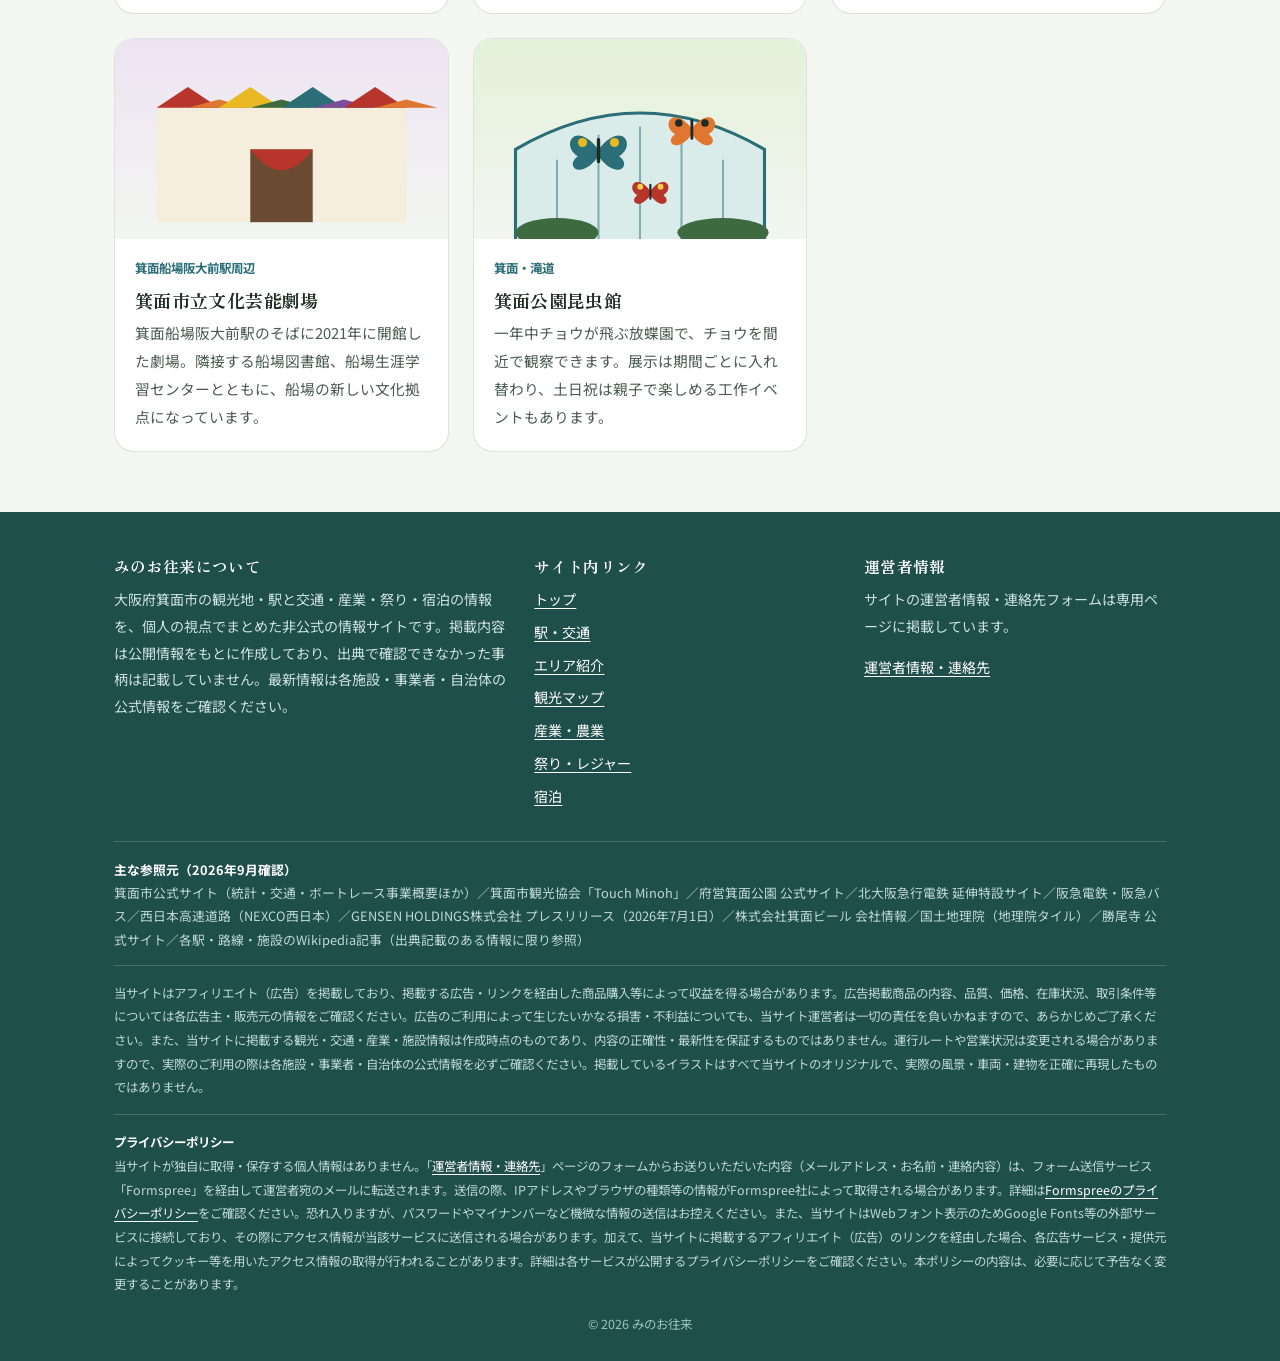
<file: matsuri.html>
<!DOCTYPE html>
<html lang="ja">
<head>
<meta charset="UTF-8">
<meta name="viewport" content="width=device-width, initial-scale=1.0">
<meta name="robots" content="index, follow">
<link rel="canonical" href="https://leben-k.github.io/minoh/matsuri.html">
<title>祭り・行事とレジャー｜みのお往来 - 大阪府箕面市 観光情報サイト</title>
<meta name="description" content="箕面市の祭り・行事を季節順に紹介。山伏大行列、箕面富、西江寺の天狗まつり、帝釈寺の火渡り、もみじまつりから、キャンプ場やハイキングなどのレクリエーションまで。">
<link rel="icon" type="image/svg+xml" href="favicon.svg">
<link rel="stylesheet" href="style.css">
</head>
<body>

<header class="site-header">
  <div class="wrap">
    <a class="brand" href="index.html">
      <img src="favicon.svg" alt="" width="40" height="40">
      <span><span class="brand-name">みのお往来</span><span class="brand-sub">大阪府箕面市 観光・交通・産業ガイド（非公式）</span></span>
    </a>
    <nav class="main-nav" aria-label="サイト内メニュー">
      <a href="index.html">トップ</a>
      <a href="kotsu.html">駅・交通</a>
      <a href="areas.html">エリア紹介</a>
      <a href="chizu.html">観光マップ</a>
      <a href="sangyo.html">産業・農業</a>
      <a href="matsuri.html" class="active" aria-current="page">祭り・レジャー</a>
      <a href="shukuhaku.html">宿泊</a>
    </nav>
  </div>
</header>

<section class="hero slim">
  <div class="wrap">
    <div class="hero-copy">
      <span class="eyebrow">法螺貝が響き、天狗が舞う</span>
      <h1><span class="nb">箕面の一年を彩る、</span><br><span class="nb">祭りと行事。</span></h1>
      <p>役行者が修行したと伝わる箕面山には、修験道にまつわる行事がいまも受け継がれています。山伏の行列、宝くじの起源とされる富くじ、天狗の悪魔払い。自然の中で遊べる場所とあわせてご紹介します。開催日や内容は年によって変わることがあるため、お出かけ前に主催者の情報をご確認ください。</p>
    </div>
    <div class="hero-art"><img src="img/tengu.svg" alt="天狗の面のイラスト" width="320" height="200"></div>
  </div>
</section>

<section class="section bg-warm">
  <div class="wrap">
    <div class="section-head">
      <span class="tag">Festivals</span>
      <h2>季節でたどる、祭り・行事</h2>
    </div>
    <div class="timeline">
    <div class="t-item">
      <div>
        <div class="season">1月7日〜13日</div>
        <h3>大聖歓喜天大浴油供</h3>
        <div class="meta">聖天宮 西江寺／箕面・滝道</div>
        <p>絶対秘仏の聖天様を清浄な胡麻油に直接浴して供養する、西江寺ならではの祈祷です。もみじの天ぷらは、この行事で使う油で揚げたのが始まりという説もあります。</p>
      </div>
      <img src="img/saikoji.svg" alt="大聖歓喜天大浴油供のイラスト" loading="lazy" width="320" height="200">
    </div>
    <div class="t-item">
      <div>
        <div class="season">2月2日</div>
        <h3>星まつり・節分会福護摩祭り</h3>
        <div class="meta">帝釈寺／粟生・小野原</div>
        <p>半世紀以上続く伝統行事。本堂での星祭りのご祈祷に加え、境内では柴灯大護摩が焚かれ、その残り火を使った火渡り修行が行われます。厄除けを願う2,000人を超える人でにぎわいます。</p>
      </div>
      <img src="img/taishakuji.svg" alt="星まつり・節分会福護摩祭りのイラスト" loading="lazy" width="320" height="200">
    </div>
    <div class="t-item">
      <div>
        <div class="season">4月15日・7月7日・11月7日</div>
        <h3>箕面山伏大行列と採燈大護摩供</h3>
        <div class="meta">阪急箕面駅前 → 箕面山 瀧安寺／箕面・滝道</div>
        <p>関西一円から集まった約100名の山伏が、法螺貝を吹きながら午前10時に箕面駅前を出発し、30分ほどかけて瀧安寺まで練り歩きます。到着後の11時から、屋外に築いた護摩壇で採燈大護摩供が営まれます。雨天決行です。</p>
      </div>
      <img src="img/yamabushi.svg" alt="箕面山伏大行列と採燈大護摩供のイラスト" loading="lazy" width="320" height="200">
    </div>
    <div class="t-item">
      <div>
        <div class="season">春</div>
        <h3>明治の森箕面国定公園 新緑カーニバル</h3>
        <div class="meta">明治の森箕面国定公園</div>
        <p>新緑の季節に開かれるイベント。春の箕面は桜も見どころで、「大阪府緑の100選」に選ばれた箕面さくら並木通りでは桜のトンネルが楽しめます。</p>
      </div>
      <img src="img/sakura.svg" alt="明治の森箕面国定公園 新緑カーニバルのイラスト" loading="lazy" width="320" height="200">
    </div>
    <div class="t-item">
      <div>
        <div class="season">6月上旬ごろ〜</div>
        <h3>滝道のホタル</h3>
        <div class="meta">箕面公園・滝道</div>
        <p>河原ではゲンジボタル、池や水路ではヘイケボタル、竹やぶや草地ではヒメボタルの光が見られます。滝道（箕面公園内）は一般車両が通行できないため、歩いて観察しましょう。</p>
      </div>
      <img src="img/hotaru.svg" alt="滝道のホタルのイラスト" loading="lazy" width="320" height="200">
    </div>
    <div class="t-item">
      <div>
        <div class="season">夏</div>
        <h3>サマーフェスタ箕面公園</h3>
        <div class="meta">明治の森箕面国定公園</div>
        <p>夏の特別ライトアップで、箕面大滝や瀧安寺が照らし出されます。「みのおキャンドルロード」では、箕面駅前から大滝までの滝道が4,000本以上のキャンドルで彩られます。</p>
      </div>
      <img src="img/candle.svg" alt="サマーフェスタ箕面公園のイラスト" loading="lazy" width="320" height="200">
    </div>
    <div class="t-item">
      <div>
        <div class="season">夏</div>
        <h3>箕面まつり</h3>
        <div class="meta">会場・日程は主催者の案内をご確認ください</div>
        <p>1986年、市制施行30周年を記念して始まったまちのお祭り。出店やステージイベント、盆踊り、パレードなど、多くの市民に親しまれています。同じ時期には駅前や商店街で納涼イベントも開かれます。</p>
      </div>
      <img src="img/matsuri.svg" alt="箕面まつりのイラスト" loading="lazy" width="320" height="200">
    </div>
    <div class="t-item">
      <div>
        <div class="season">お盆のころ</div>
        <h3>まんどろ火祭り</h3>
        <div class="meta">千里川沿い／箕面船場阪大前駅周辺</div>
        <p>箕面を代表するお盆の行事。提灯やたいまつを手にした行列が、千里川沿いを下っていきます。</p>
      </div>
      <img src="img/mandoro.svg" alt="まんどろ火祭りのイラスト" loading="lazy" width="320" height="200">
    </div>
    <div class="t-item">
      <div>
        <div class="season">10月10日</div>
        <h3>箕面富</h3>
        <div class="meta">箕面山 瀧安寺／箕面・滝道</div>
        <p>約400年前から続くとされる行事で、現在の宝くじの発祥といわれています。参加には受付所で「ミニ大福守」（1,000円）を受けます。富に参加すると、国の登録有形文化財「鳳凰閣」などの特別拝観もできます。</p>
      </div>
      <img src="img/tomi.svg" alt="箕面富のイラスト" loading="lazy" width="320" height="200">
    </div>
    <div class="t-item">
      <div>
        <div class="season">10月15日・16日</div>
        <h3>天狗まつり（聖天宮秋季大祭）</h3>
        <div class="meta">聖天宮 西江寺／箕面・滝道</div>
        <p>15日夜に宵宮、16日昼に悪魔払い、16日夜に本宮。太鼓と「やらまい！」の掛け声に合わせて天狗と神楽（獅子舞）が踊ります。天狗に叩かれると元気で賢い子に育つといわれ、無病息災と子孫繁栄を願う祭りです。10月には、あらゆる生きものを供養する蟲供養も営まれます。</p>
      </div>
      <img src="img/tengu.svg" alt="天狗まつり（聖天宮秋季大祭）のイラスト" loading="lazy" width="320" height="200">
    </div>
    <div class="t-item">
      <div>
        <div class="season">秋（紅葉の見ごろは例年11月中旬〜12月初旬ごろ）</div>
        <h3>もみじまつり</h3>
        <div class="meta">明治の森箕面国定公園</div>
        <p>紅葉の季節に合わせて、ライトアップのほか森林ヨガやガイド付きハイキングなど、もみじ狩りと一緒に楽しめるさまざまなイベントが開かれます。</p>
      </div>
      <img src="img/momiji-fes.svg" alt="もみじまつりのイラスト" loading="lazy" width="320" height="200">
    </div>
    <div class="t-item">
      <div>
        <div class="season">毎月7日</div>
        <h3>箕面山七日市</h3>
        <div class="meta">箕面山周辺</div>
        <p>地元の特産品や手づくり雑貨、新鮮な野菜などを扱う店が並ぶ、地域密着型の市。和菓子の老舗や工芸品の店も参加します。</p>
      </div>
      <img src="img/biwa.svg" alt="箕面山七日市のイラスト" loading="lazy" width="320" height="200">
    </div>

    </div>
  </div>
</section>
<section class="section bg-mist" aria-label="広告" hidden>
  <div class="wrap">
    <div class="section-head"><span class="tag">PR</span><h2>広告</h2></div>
    <div class="ad-row">
      <!-- 楽天アフィリエイト広告3 ここに挿入してください -->
      <div class="ad-slot" data-ad-slot="ad3" hidden>
        <span class="ad-label">広告</span>
        <div class="ad-body"></div>
      </div>
    </div>
  </div>
</section>

<section class="section" id="leisure">
  <div class="wrap">
    <div class="section-head">
      <span class="tag">Recreation</span>
      <h2>自然とまちで遊ぶ、レクリエーション</h2>
      <p>標高100〜600mの山地に約1,100種の植物と約3,000種の昆虫が暮らす国定公園と、街なかの公園・文化施設。</p>
    </div>
    <div class="grid">
      <article class="pcard">
        <img src="img/camp.svg" alt="止々呂美ふるさと自然館のイラスト" loading="lazy" width="320" height="200">
        <div class="body">
          <span class="place">止々呂美</span>
          <h3>止々呂美ふるさと自然館</h3>
          <p>アウトドアブランド「スノーピーク」がプロデュースする施設。ダム湖の湖畔で棚田の跡や地形を生かした90サイトのキャンプフィールドと、自然体験のできる自然館からなります。プロのスタッフが常駐し、初めてのキャンプでも安心です。</p>
        </div>
      </article>
      <article class="pcard">
        <img src="img/visitor.svg" alt="ハイキングと東海自然歩道のイラスト" loading="lazy" width="320" height="200">
        <div class="body">
          <span class="place">箕面・滝道</span>
          <h3>ハイキングと東海自然歩道</h3>
          <p>政ノ茶屋園地の箕面ビジターセンターは、全長1,697kmの東海自然歩道の西の起点。自然研究路や箕面歩道など、ハイキングの起点・終点としても利用されています。</p>
        </div>
      </article>
      <article class="pcard">
        <img src="img/sakura.svg" alt="エキスポ’90 みのお記念の森のイラスト" loading="lazy" width="320" height="200">
        <div class="body">
          <span class="place">箕面・滝道</span>
          <h3>エキスポ’90 みのお記念の森</h3>
          <p>1990年に鶴見緑地で開かれた「花博」を記念して大阪府が整備した森。四季の花が咲く「花の谷」や芝生広場があり、6月ごろにはモリアオガエルの産卵も見られます。</p>
          <span class="note">展望塔は老朽化のため立入禁止です</span>
        </div>
      </article>
      <article class="pcard">
        <img src="img/dam.svg" alt="箕面川ダムのイラスト" loading="lazy" width="320" height="200">
        <div class="body">
          <span class="place">箕面・滝道</span>
          <h3>箕面川ダム</h3>
          <p>治水を目的に1983年（昭和58年）に完成したダム（大阪府資料）。建設時から自然の保護と回復に配慮され、ダム湖を周遊しながら水と緑の景色を楽しめます。付近に駐車場はありません。国土交通省のダムカードは箕面公園昆虫館などで配布されています。</p>
        </div>
      </article>
      <article class="pcard">
        <img src="img/park.svg" alt="箕面西公園（親水公園）のイラスト" loading="lazy" width="320" height="200">
        <div class="body">
          <span class="place">桜井・牧落</span>
          <h3>箕面西公園（親水公園）</h3>
          <p>市民野球場とテニスコートに隣接する、市内でいちばん広い公園。汽車型の遊具やクヌギ林があり、石の大階段で箕面川の水辺に下りて遊べます。川沿いの遊歩道はお花見にもおすすめです。</p>
        </div>
      </article>
      <article class="pcard">
        <img src="img/kyodo.svg" alt="箕面市立郷土資料館のイラスト" loading="lazy" width="320" height="200">
        <div class="body">
          <span class="place">箕面萱野駅周辺</span>
          <h3>箕面市立郷土資料館</h3>
          <p>2024年4月29日、市役所第二別館（船場西3-8-22）に移ってリニューアルオープン。「れきし」「はっけん」「くらし」の3テーマの常設展示に、ワイドシアターやクイズ形式のパネルもあります。</p>
        </div>
      </article>
      <article class="pcard">
        <img src="img/theater.svg" alt="箕面市立文化芸能劇場のイラスト" loading="lazy" width="320" height="200">
        <div class="body">
          <span class="place">箕面船場阪大前駅周辺</span>
          <h3>箕面市立文化芸能劇場</h3>
          <p>箕面船場阪大前駅のそばに2021年に開館した劇場。隣接する船場図書館、船場生涯学習センターとともに、船場の新しい文化拠点になっています。</p>
        </div>
      </article>
      <article class="pcard">
        <img src="img/konchukan.svg" alt="箕面公園昆虫館のイラスト" loading="lazy" width="320" height="200">
        <div class="body">
          <span class="place">箕面・滝道</span>
          <h3>箕面公園昆虫館</h3>
          <p>一年中チョウが飛ぶ放蝶園で、チョウを間近で観察できます。展示は期間ごとに入れ替わり、土日祝は親子で楽しめる工作イベントもあります。</p>
        </div>
      </article>

    </div>
  </div>
</section>
<section class="section bg-mist" aria-label="広告" hidden>
  <div class="wrap">
    <div class="section-head"><span class="tag">PR</span><h2>広告</h2></div>
    <div class="ad-row">
      <!-- 楽天アフィリエイト広告4 ここに挿入してください -->
      <div class="ad-slot" data-ad-slot="ad4" hidden>
        <span class="ad-label">広告</span>
        <div class="ad-body"></div>
      </div>
    </div>
  </div>
</section>

<footer class="site-footer">
  <div class="wrap">
    <div class="footer-grid">
      <div>
        <h4>みのお往来について</h4>
        <p>大阪府箕面市の観光地・駅と交通・産業・祭り・宿泊の情報を、個人の視点でまとめた非公式の情報サイトです。掲載内容は公開情報をもとに作成しており、出典で確認できなかった事柄は記載していません。最新情報は各施設・事業者・自治体の公式情報をご確認ください。</p>
      </div>
      <div>
        <h4>サイト内リンク</h4>
        <ul>
          <li><a href="index.html">トップ</a></li>
          <li><a href="kotsu.html">駅・交通</a></li>
          <li><a href="areas.html">エリア紹介</a></li>
          <li><a href="chizu.html">観光マップ</a></li>
          <li><a href="sangyo.html">産業・農業</a></li>
          <li><a href="matsuri.html">祭り・レジャー</a></li>
          <li><a href="shukuhaku.html">宿泊</a></li>
        </ul>
      </div>
      <div>
        <h4>運営者情報</h4>
        <p>サイトの運営者情報・連絡先フォームは専用ページに掲載しています。</p>
        <ul><li><a href="unei.html">運営者情報・連絡先</a></li></ul>
      </div>
    </div>
    <div class="sources"><strong>主な参照元（2026年9月確認）</strong><br>箕面市公式サイト（統計・交通・ボートレース事業概要ほか）／箕面市観光協会「Touch Minoh」／府営箕面公園 公式サイト／北大阪急行電鉄 延伸特設サイト／阪急電鉄・阪急バス／西日本高速道路（NEXCO西日本）／GENSEN HOLDINGS株式会社 プレスリリース（2026年7月1日）／株式会社箕面ビール 会社情報／国土地理院（地理院タイル）／勝尾寺 公式サイト／各駅・路線・施設のWikipedia記事（出典記載のある情報に限り参照）</div>
    <div class="disclaimer">
      当サイトはアフィリエイト（広告）を掲載しており、掲載する広告・リンクを経由した商品購入等によって収益を得る場合があります。広告掲載商品の内容、品質、価格、在庫状況、取引条件等については各広告主・販売元の情報をご確認ください。広告のご利用によって生じたいかなる損害・不利益についても、当サイト運営者は一切の責任を負いかねますので、あらかじめご了承ください。また、当サイトに掲載する観光・交通・産業・施設情報は作成時点のものであり、内容の正確性・最新性を保証するものではありません。運行ルートや営業状況は変更される場合がありますので、実際のご利用の際は各施設・事業者・自治体の公式情報を必ずご確認ください。掲載しているイラストはすべて当サイトのオリジナルで、実際の風景・車両・建物を正確に再現したものではありません。
    </div>
    <div class="disclaimer" style="margin-top:14px;">
      <strong style="color:#fff;">プライバシーポリシー</strong><br>
      当サイトが独自に取得・保存する個人情報はありません。「<a href="unei.html">運営者情報・連絡先</a>」ページのフォームからお送りいただいた内容（メールアドレス・お名前・連絡内容）は、フォーム送信サービス「Formspree」を経由して運営者宛のメールに転送されます。送信の際、IPアドレスやブラウザの種類等の情報がFormspree社によって取得される場合があります。詳細は<a href="https://formspree.io/legal/privacy-policy/" target="_blank" rel="noopener noreferrer">Formspreeのプライバシーポリシー</a>をご確認ください。恐れ入りますが、パスワードやマイナンバーなど機微な情報の送信はお控えください。また、当サイトはWebフォント表示のためGoogle Fonts等の外部サービスに接続しており、その際にアクセス情報が当該サービスに送信される場合があります。加えて、当サイトに掲載するアフィリエイト（広告）のリンクを経由した場合、各広告サービス・提供元によってクッキー等を用いたアクセス情報の取得が行われることがあります。詳細は各サービスが公開するプライバシーポリシーをご確認ください。本ポリシーの内容は、必要に応じて予告なく変更することがあります。
    </div>
    <div class="copyright"><span id="copyright-text">© 2026 みのお往来</span></div>
  </div>
</footer>

<script>
(function(){
  var startYear = 2026;
  var currentYear = new Date().getFullYear();
  var yearText = currentYear > startYear ? (startYear + '-' + currentYear) : String(startYear);
  var el = document.getElementById('copyright-text');
  if (el) { el.textContent = '\u00A9 ' + yearText + ' みのお往来'; }
})();
</script>
<script src="ads.js" defer></script>
</body>
</html>
</file>
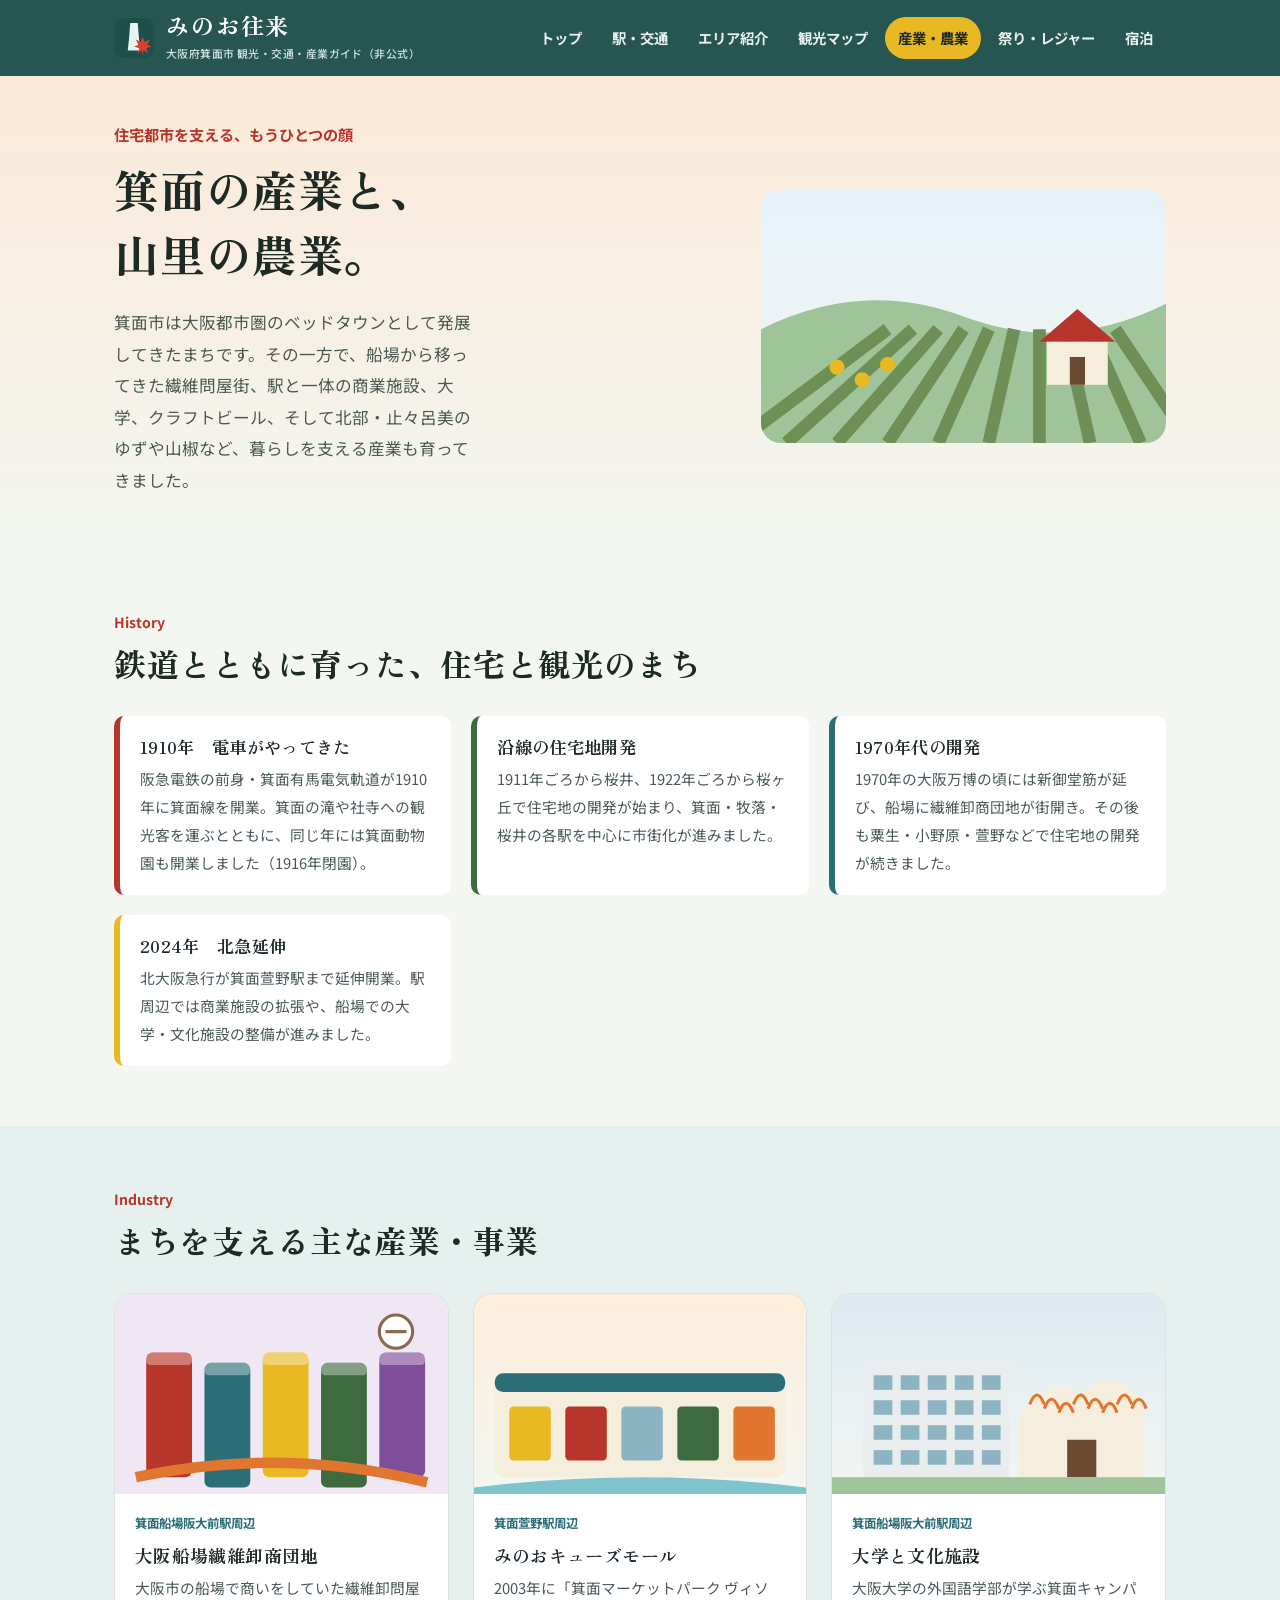
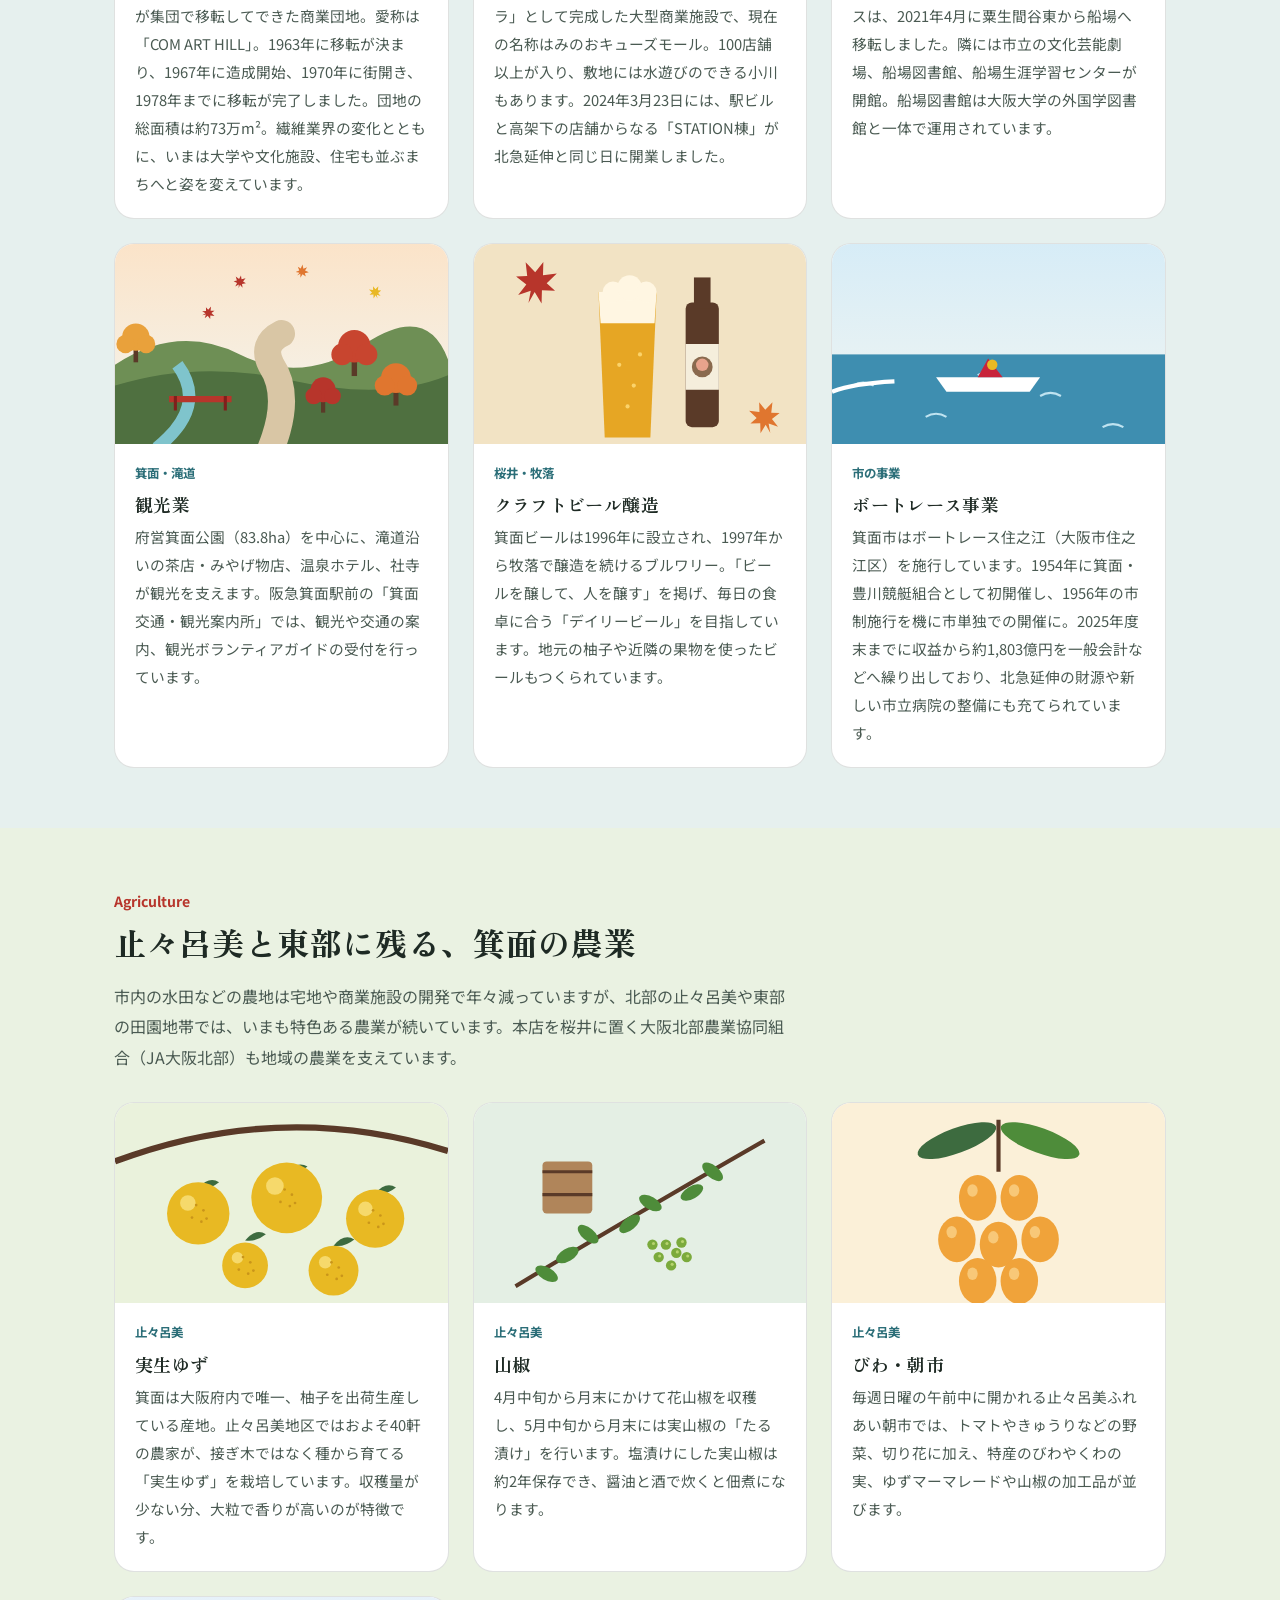
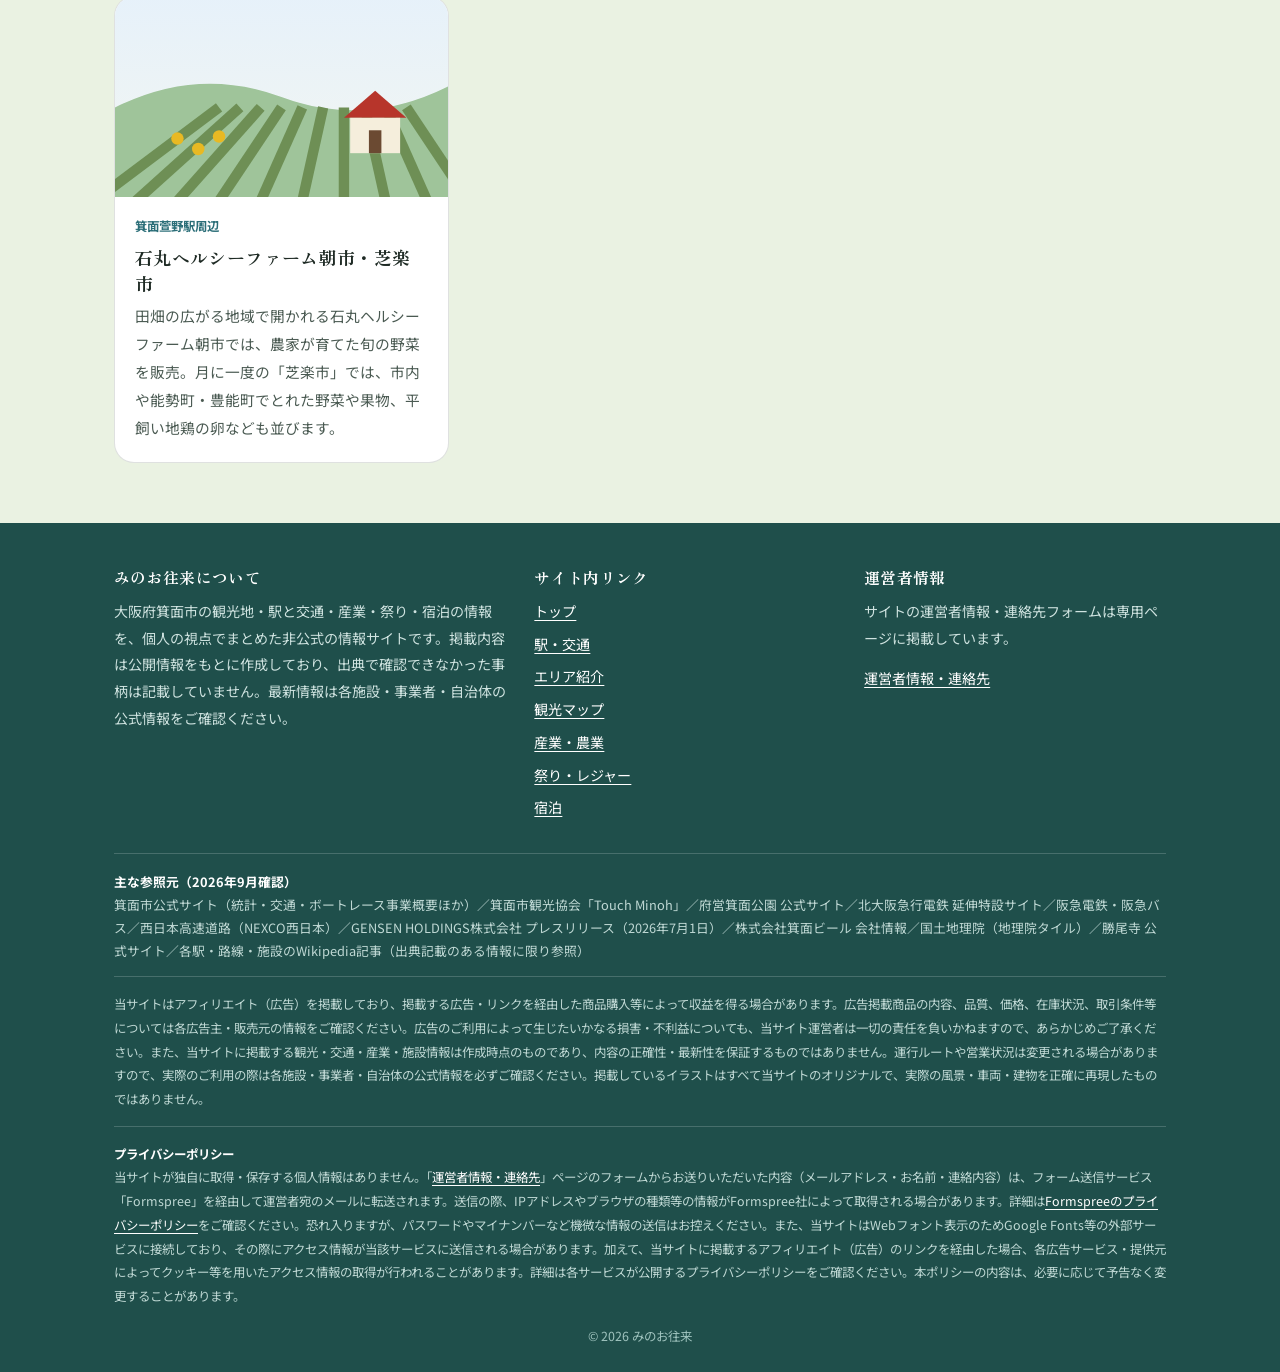
<file: sangyo.html>
<!DOCTYPE html>
<html lang="ja">
<head>
<meta charset="UTF-8">
<meta name="viewport" content="width=device-width, initial-scale=1.0">
<meta name="robots" content="index, follow">
<link rel="canonical" href="https://leben-k.github.io/minoh/sangyo.html">
<title>産業・農業｜みのお往来 - 大阪府箕面市 観光情報サイト</title>
<meta name="description" content="箕面市の産業と農業。鉄道とともに育った住宅都市の成り立ち、大阪船場繊維卸商団地、みのおキューズモール、大阪大学箕面キャンパス、箕面ビール、ボートレース事業、実生ゆず・山椒などの農業を紹介します。">
<link rel="icon" type="image/svg+xml" href="favicon.svg">
<link rel="stylesheet" href="style.css">
</head>
<body>

<header class="site-header">
  <div class="wrap">
    <a class="brand" href="index.html">
      <img src="favicon.svg" alt="" width="40" height="40">
      <span><span class="brand-name">みのお往来</span><span class="brand-sub">大阪府箕面市 観光・交通・産業ガイド（非公式）</span></span>
    </a>
    <nav class="main-nav" aria-label="サイト内メニュー">
      <a href="index.html">トップ</a>
      <a href="kotsu.html">駅・交通</a>
      <a href="areas.html">エリア紹介</a>
      <a href="chizu.html">観光マップ</a>
      <a href="sangyo.html" class="active" aria-current="page">産業・農業</a>
      <a href="matsuri.html">祭り・レジャー</a>
      <a href="shukuhaku.html">宿泊</a>
    </nav>
  </div>
</header>

<section class="hero slim">
  <div class="wrap">
    <div class="hero-copy">
      <span class="eyebrow">住宅都市を支える、もうひとつの顔</span>
      <h1><span class="nb">箕面の産業と、</span><br><span class="nb">山里の農業。</span></h1>
      <p>箕面市は大阪都市圏のベッドタウンとして発展してきたまちです。その一方で、船場から移ってきた繊維問屋街、駅と一体の商業施設、大学、クラフトビール、そして北部・止々呂美のゆずや山椒など、暮らしを支える産業も育ってきました。</p>
    </div>
    <div class="hero-art"><img src="img/farm.svg" alt="畑と農家のイラスト" width="320" height="200"></div>
  </div>
</section>

<section class="section">
  <div class="wrap">
    <div class="section-head">
      <span class="tag">History</span>
      <h2>鉄道とともに育った、住宅と観光のまち</h2>
    </div>
    <div class="info-list">
      <div class="info red"><h3>1910年　電車がやってきた</h3><p>阪急電鉄の前身・箕面有馬電気軌道が1910年に箕面線を開業。箕面の滝や社寺への観光客を運ぶとともに、同じ年には箕面動物園も開業しました（1916年閉園）。</p></div>
      <div class="info mori"><h3>沿線の住宅地開発</h3><p>1911年ごろから桜井、1922年ごろから桜ヶ丘で住宅地の開発が始まり、箕面・牧落・桜井の各駅を中心に市街化が進みました。</p></div>
      <div class="info"><h3>1970年代の開発</h3><p>1970年の大阪万博の頃には新御堂筋が延び、船場に繊維卸商団地が街開き。その後も粟生・小野原・萱野などで住宅地の開発が続きました。</p></div>
      <div class="info yuzu"><h3>2024年　北急延伸</h3><p>北大阪急行が箕面萱野駅まで延伸開業。駅周辺では商業施設の拡張や、船場での大学・文化施設の整備が進みました。</p></div>
    </div>
  </div>
</section>

<section class="section bg-mist" id="sangyo">
  <div class="wrap">
    <div class="section-head">
      <span class="tag">Industry</span>
      <h2>まちを支える主な産業・事業</h2>
    </div>
    <div class="grid">
      <article class="pcard">
        <img src="img/textile.svg" alt="大阪船場繊維卸商団地のイラスト" loading="lazy" width="320" height="200">
        <div class="body">
          <span class="place">箕面船場阪大前駅周辺</span>
          <h3>大阪船場繊維卸商団地</h3>
          <p>大阪市の船場で商いをしていた繊維卸問屋が集団で移転してできた商業団地。愛称は「COM ART HILL」。1963年に移転が決まり、1967年に造成開始、1970年に街開き、1978年までに移転が完了しました。団地の総面積は約73万m²。繊維業界の変化とともに、いまは大学や文化施設、住宅も並ぶまちへと姿を変えています。</p>
        </div>
      </article>
      <article class="pcard">
        <img src="img/mall.svg" alt="みのおキューズモールのイラスト" loading="lazy" width="320" height="200">
        <div class="body">
          <span class="place">箕面萱野駅周辺</span>
          <h3>みのおキューズモール</h3>
          <p>2003年に「箕面マーケットパーク ヴィソラ」として完成した大型商業施設で、現在の名称はみのおキューズモール。100店舗以上が入り、敷地には水遊びのできる小川もあります。2024年3月23日には、駅ビルと高架下の店舗からなる「STATION棟」が北急延伸と同じ日に開業しました。</p>
        </div>
      </article>
      <article class="pcard">
        <img src="img/campus.svg" alt="大学と文化施設のイラスト" loading="lazy" width="320" height="200">
        <div class="body">
          <span class="place">箕面船場阪大前駅周辺</span>
          <h3>大学と文化施設</h3>
          <p>大阪大学の外国語学部が学ぶ箕面キャンパスは、2021年4月に粟生間谷東から船場へ移転しました。隣には市立の文化芸能劇場、船場図書館、船場生涯学習センターが開館。船場図書館は大阪大学の外国学図書館と一体で運用されています。</p>
        </div>
      </article>
      <article class="pcard">
        <img src="img/takimichi.svg" alt="観光業のイラスト" loading="lazy" width="320" height="200">
        <div class="body">
          <span class="place">箕面・滝道</span>
          <h3>観光業</h3>
          <p>府営箕面公園（83.8ha）を中心に、滝道沿いの茶店・みやげ物店、温泉ホテル、社寺が観光を支えます。阪急箕面駅前の「箕面 交通・観光案内所」では、観光や交通の案内、観光ボランティアガイドの受付を行っています。</p>
        </div>
      </article>
      <article class="pcard">
        <img src="img/beer.svg" alt="クラフトビール醸造のイラスト" loading="lazy" width="320" height="200">
        <div class="body">
          <span class="place">桜井・牧落</span>
          <h3>クラフトビール醸造</h3>
          <p>箕面ビールは1996年に設立され、1997年から牧落で醸造を続けるブルワリー。「ビールを醸して、人を醸す」を掲げ、毎日の食卓に合う「デイリービール」を目指しています。地元の柚子や近隣の果物を使ったビールもつくられています。</p>
        </div>
      </article>
      <article class="pcard">
        <img src="img/boat.svg" alt="ボートレース事業のイラスト" loading="lazy" width="320" height="200">
        <div class="body">
          <span class="place">市の事業</span>
          <h3>ボートレース事業</h3>
          <p>箕面市はボートレース住之江（大阪市住之江区）を施行しています。1954年に箕面・豊川競艇組合として初開催し、1956年の市制施行を機に市単独での開催に。2025年度末までに収益から約1,803億円を一般会計などへ繰り出しており、北急延伸の財源や新しい市立病院の整備にも充てられています。</p>
        </div>
      </article>

    </div>
    <!-- ふるさと納税広告枠 -->
    <div class="furusato-block" hidden>
      <span class="furusato-label">ふるさと納税で箕面の産品を取り寄せる</span>
      <div class="furusato-grid">
        <!-- ふるさと納税アフィリエイト広告4 ここに挿入 -->
        <div class="furusato-slot" data-ad-slot="furusato4" hidden><span class="ad-label">広告</span><div class="ad-body"></div></div>
      </div>
    </div>
  </div>
</section>

<section class="section bg-leaf" id="nogyo">
  <div class="wrap">
    <div class="section-head">
      <span class="tag">Agriculture</span>
      <h2>止々呂美と東部に残る、箕面の農業</h2>
      <p>市内の水田などの農地は宅地や商業施設の開発で年々減っていますが、北部の止々呂美や東部の田園地帯では、いまも特色ある農業が続いています。本店を桜井に置く大阪北部農業協同組合（JA大阪北部）も地域の農業を支えています。</p>
    </div>
    <div class="grid">
      <article class="pcard">
        <img src="img/yuzu.svg" alt="実生ゆずのイラスト" loading="lazy" width="320" height="200">
        <div class="body">
          <span class="place">止々呂美</span>
          <h3>実生ゆず</h3>
          <p>箕面は大阪府内で唯一、柚子を出荷生産している産地。止々呂美地区ではおよそ40軒の農家が、接ぎ木ではなく種から育てる「実生ゆず」を栽培しています。収穫量が少ない分、大粒で香りが高いのが特徴です。</p>
        </div>
      </article>
      <article class="pcard">
        <img src="img/sansho.svg" alt="山椒のイラスト" loading="lazy" width="320" height="200">
        <div class="body">
          <span class="place">止々呂美</span>
          <h3>山椒</h3>
          <p>4月中旬から月末にかけて花山椒を収穫し、5月中旬から月末には実山椒の「たる漬け」を行います。塩漬けにした実山椒は約2年保存でき、醤油と酒で炊くと佃煮になります。</p>
        </div>
      </article>
      <article class="pcard">
        <img src="img/biwa.svg" alt="びわ・朝市のイラスト" loading="lazy" width="320" height="200">
        <div class="body">
          <span class="place">止々呂美</span>
          <h3>びわ・朝市</h3>
          <p>毎週日曜の午前中に開かれる止々呂美ふれあい朝市では、トマトやきゅうりなどの野菜、切り花に加え、特産のびわやくわの実、ゆずマーマレードや山椒の加工品が並びます。</p>
        </div>
      </article>
      <article class="pcard">
        <img src="img/farm.svg" alt="石丸ヘルシーファーム朝市・芝楽市のイラスト" loading="lazy" width="320" height="200">
        <div class="body">
          <span class="place">箕面萱野駅周辺</span>
          <h3>石丸ヘルシーファーム朝市・芝楽市</h3>
          <p>田畑の広がる地域で開かれる石丸ヘルシーファーム朝市では、農家が育てた旬の野菜を販売。月に一度の「芝楽市」では、市内や能勢町・豊能町でとれた野菜や果物、平飼い地鶏の卵なども並びます。</p>
        </div>
      </article>

    </div>
    <!-- ふるさと納税広告枠 -->
    <div class="furusato-block" hidden>
      <span class="furusato-label">ふるさと納税で箕面のゆず・山椒を味わう</span>
      <div class="furusato-grid">
        <!-- ふるさと納税アフィリエイト広告5 ここに挿入 -->
        <div class="furusato-slot" data-ad-slot="furusato5" hidden><span class="ad-label">広告</span><div class="ad-body"></div></div>
      </div>
    </div>
  </div>
</section>

<footer class="site-footer">
  <div class="wrap">
    <div class="footer-grid">
      <div>
        <h4>みのお往来について</h4>
        <p>大阪府箕面市の観光地・駅と交通・産業・祭り・宿泊の情報を、個人の視点でまとめた非公式の情報サイトです。掲載内容は公開情報をもとに作成しており、出典で確認できなかった事柄は記載していません。最新情報は各施設・事業者・自治体の公式情報をご確認ください。</p>
      </div>
      <div>
        <h4>サイト内リンク</h4>
        <ul>
          <li><a href="index.html">トップ</a></li>
          <li><a href="kotsu.html">駅・交通</a></li>
          <li><a href="areas.html">エリア紹介</a></li>
          <li><a href="chizu.html">観光マップ</a></li>
          <li><a href="sangyo.html">産業・農業</a></li>
          <li><a href="matsuri.html">祭り・レジャー</a></li>
          <li><a href="shukuhaku.html">宿泊</a></li>
        </ul>
      </div>
      <div>
        <h4>運営者情報</h4>
        <p>サイトの運営者情報・連絡先フォームは専用ページに掲載しています。</p>
        <ul><li><a href="unei.html">運営者情報・連絡先</a></li></ul>
      </div>
    </div>
    <div class="sources"><strong>主な参照元（2026年9月確認）</strong><br>箕面市公式サイト（統計・交通・ボートレース事業概要ほか）／箕面市観光協会「Touch Minoh」／府営箕面公園 公式サイト／北大阪急行電鉄 延伸特設サイト／阪急電鉄・阪急バス／西日本高速道路（NEXCO西日本）／GENSEN HOLDINGS株式会社 プレスリリース（2026年7月1日）／株式会社箕面ビール 会社情報／国土地理院（地理院タイル）／勝尾寺 公式サイト／各駅・路線・施設のWikipedia記事（出典記載のある情報に限り参照）</div>
    <div class="disclaimer">
      当サイトはアフィリエイト（広告）を掲載しており、掲載する広告・リンクを経由した商品購入等によって収益を得る場合があります。広告掲載商品の内容、品質、価格、在庫状況、取引条件等については各広告主・販売元の情報をご確認ください。広告のご利用によって生じたいかなる損害・不利益についても、当サイト運営者は一切の責任を負いかねますので、あらかじめご了承ください。また、当サイトに掲載する観光・交通・産業・施設情報は作成時点のものであり、内容の正確性・最新性を保証するものではありません。運行ルートや営業状況は変更される場合がありますので、実際のご利用の際は各施設・事業者・自治体の公式情報を必ずご確認ください。掲載しているイラストはすべて当サイトのオリジナルで、実際の風景・車両・建物を正確に再現したものではありません。
    </div>
    <div class="disclaimer" style="margin-top:14px;">
      <strong style="color:#fff;">プライバシーポリシー</strong><br>
      当サイトが独自に取得・保存する個人情報はありません。「<a href="unei.html">運営者情報・連絡先</a>」ページのフォームからお送りいただいた内容（メールアドレス・お名前・連絡内容）は、フォーム送信サービス「Formspree」を経由して運営者宛のメールに転送されます。送信の際、IPアドレスやブラウザの種類等の情報がFormspree社によって取得される場合があります。詳細は<a href="https://formspree.io/legal/privacy-policy/" target="_blank" rel="noopener noreferrer">Formspreeのプライバシーポリシー</a>をご確認ください。恐れ入りますが、パスワードやマイナンバーなど機微な情報の送信はお控えください。また、当サイトはWebフォント表示のためGoogle Fonts等の外部サービスに接続しており、その際にアクセス情報が当該サービスに送信される場合があります。加えて、当サイトに掲載するアフィリエイト（広告）のリンクを経由した場合、各広告サービス・提供元によってクッキー等を用いたアクセス情報の取得が行われることがあります。詳細は各サービスが公開するプライバシーポリシーをご確認ください。本ポリシーの内容は、必要に応じて予告なく変更することがあります。
    </div>
    <div class="copyright"><span id="copyright-text">© 2026 みのお往来</span></div>
  </div>
</footer>

<script>
(function(){
  var startYear = 2026;
  var currentYear = new Date().getFullYear();
  var yearText = currentYear > startYear ? (startYear + '-' + currentYear) : String(startYear);
  var el = document.getElementById('copyright-text');
  if (el) { el.textContent = '\u00A9 ' + yearText + ' みのお往来'; }
})();
</script>
<script src="ads.js" defer></script>
</body>
</html>
</file>
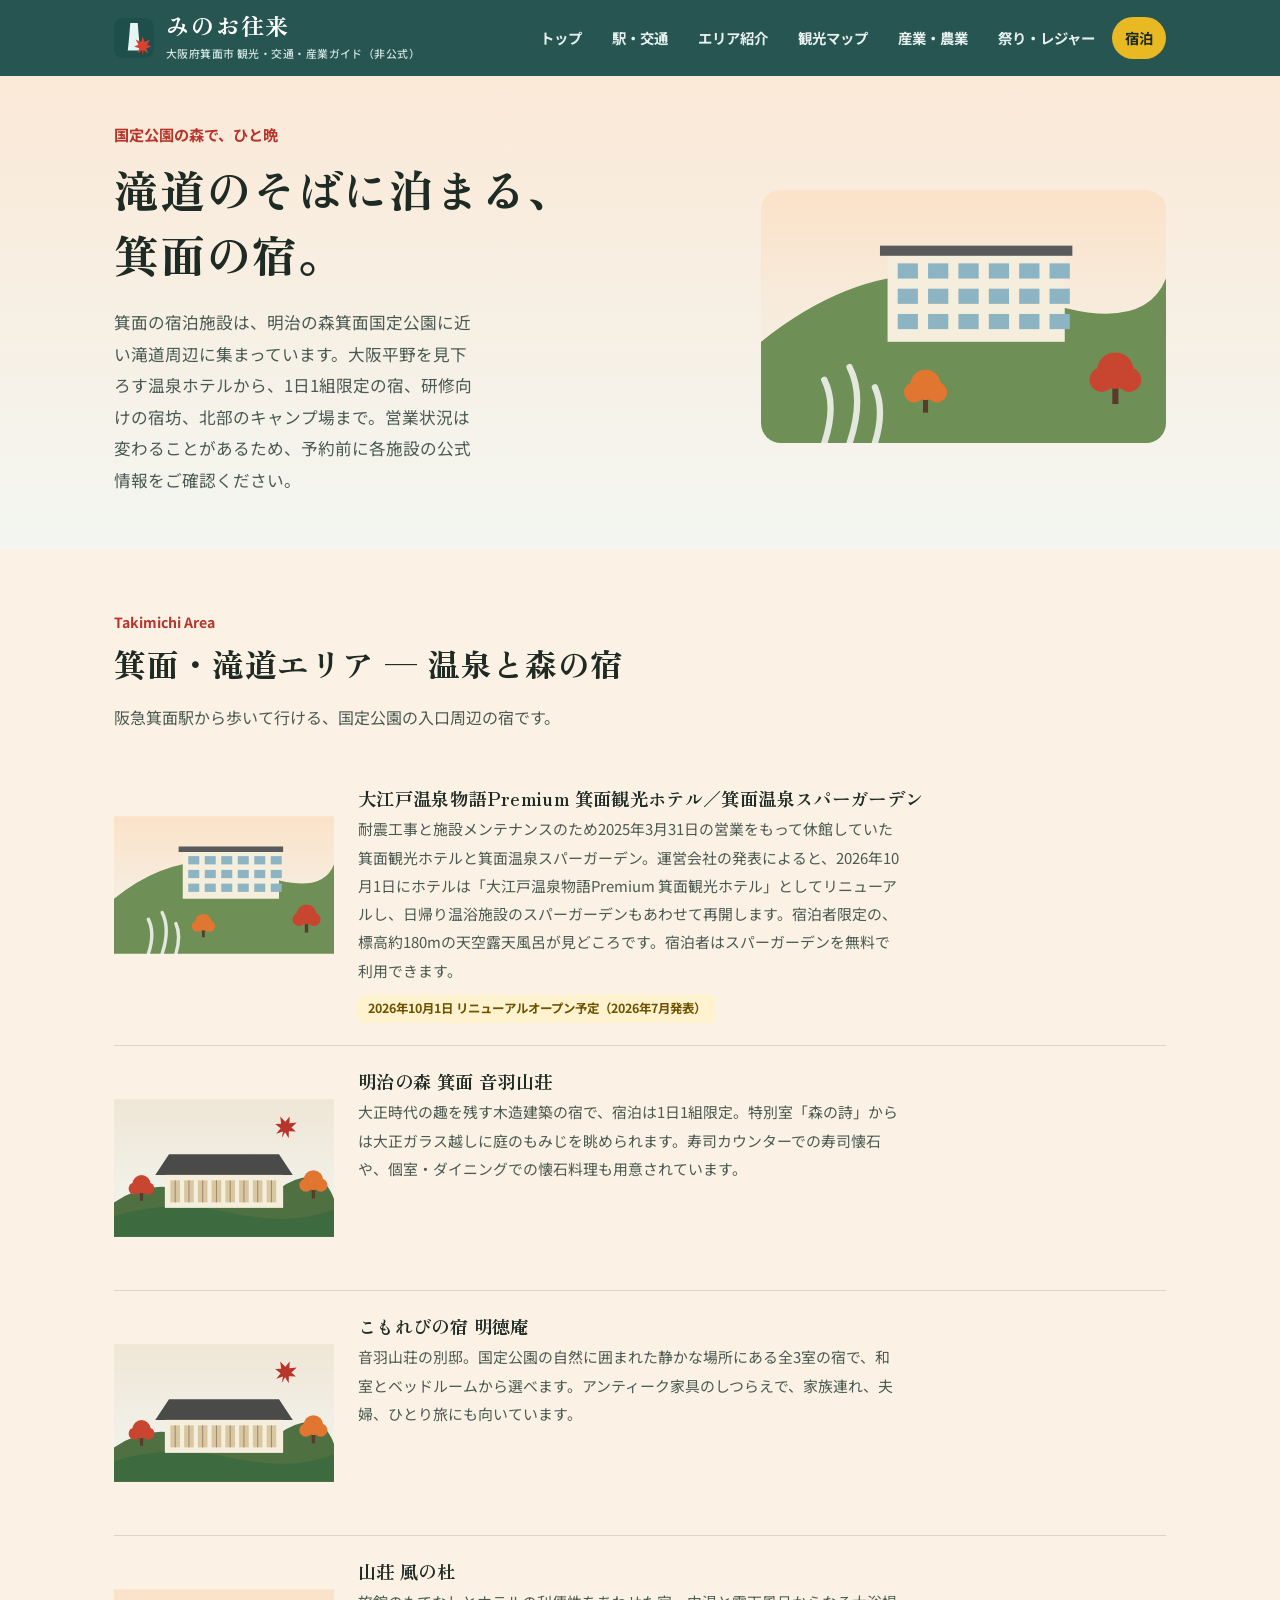
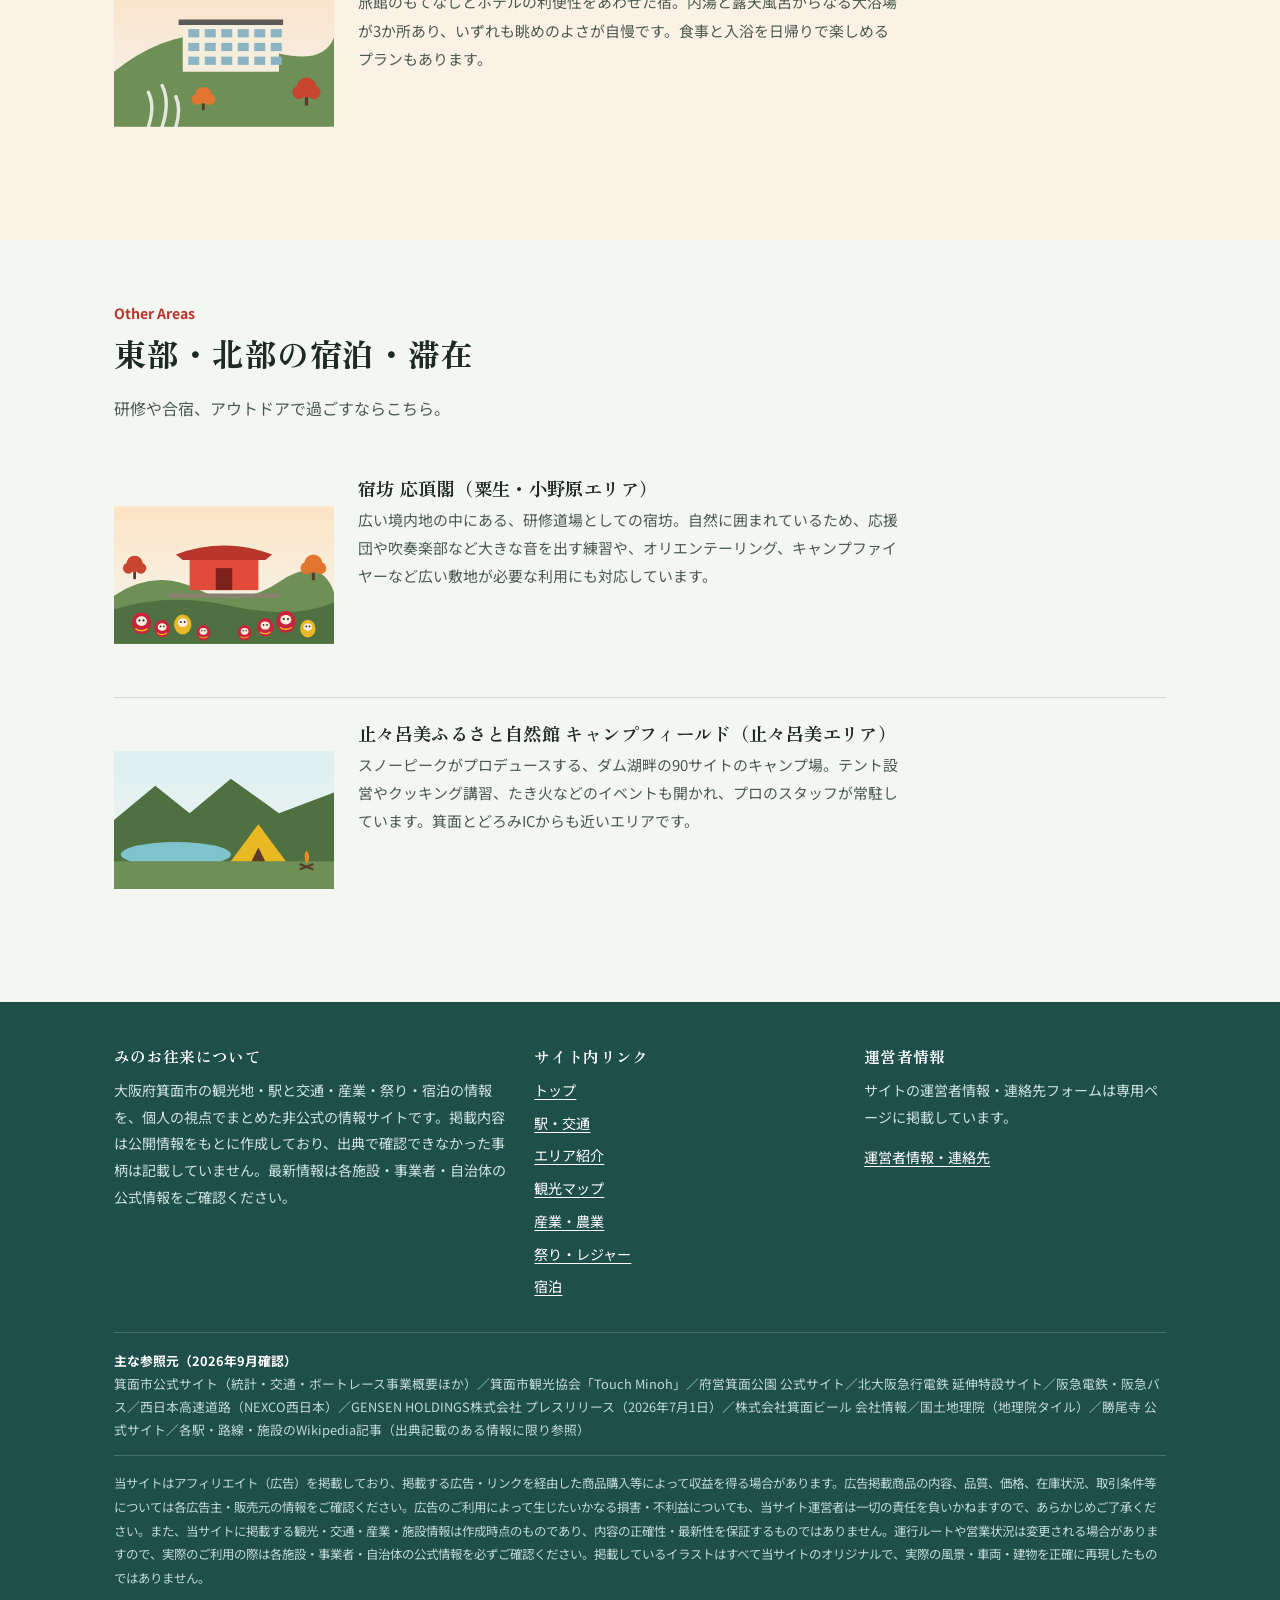
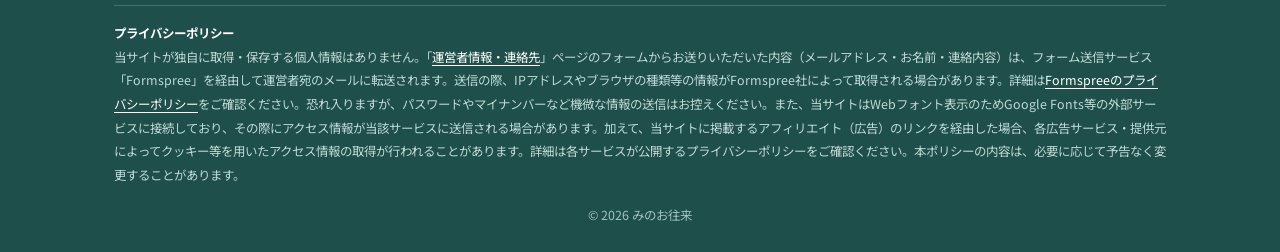
<file: shukuhaku.html>
<!DOCTYPE html>
<html lang="ja">
<head>
<meta charset="UTF-8">
<meta name="viewport" content="width=device-width, initial-scale=1.0">
<meta name="robots" content="index, follow">
<link rel="canonical" href="https://leben-k.github.io/minoh/shukuhaku.html">
<title>宿泊施設｜みのお往来 - 大阪府箕面市 観光情報サイト</title>
<meta name="description" content="箕面市の宿泊施設を紹介。2026年10月1日リニューアル予定の箕面観光ホテル、1日1組の音羽山荘、山荘 風の杜、宿坊、止々呂美のキャンプ場まで。">
<link rel="icon" type="image/svg+xml" href="favicon.svg">
<link rel="stylesheet" href="style.css">
</head>
<body>

<header class="site-header">
  <div class="wrap">
    <a class="brand" href="index.html">
      <img src="favicon.svg" alt="" width="40" height="40">
      <span><span class="brand-name">みのお往来</span><span class="brand-sub">大阪府箕面市 観光・交通・産業ガイド（非公式）</span></span>
    </a>
    <nav class="main-nav" aria-label="サイト内メニュー">
      <a href="index.html">トップ</a>
      <a href="kotsu.html">駅・交通</a>
      <a href="areas.html">エリア紹介</a>
      <a href="chizu.html">観光マップ</a>
      <a href="sangyo.html">産業・農業</a>
      <a href="matsuri.html">祭り・レジャー</a>
      <a href="shukuhaku.html" class="active" aria-current="page">宿泊</a>
    </nav>
  </div>
</header>

<section class="hero slim">
  <div class="wrap">
    <div class="hero-copy">
      <span class="eyebrow">国定公園の森で、ひと晩</span>
      <h1><span class="nb">滝道のそばに泊まる、</span><br><span class="nb">箕面の宿。</span></h1>
      <p>箕面の宿泊施設は、明治の森箕面国定公園に近い滝道周辺に集まっています。大阪平野を見下ろす温泉ホテルから、1日1組限定の宿、研修向けの宿坊、北部のキャンプ場まで。営業状況は変わることがあるため、予約前に各施設の公式情報をご確認ください。</p>
    </div>
    <div class="hero-art"><img src="img/hotel.svg" alt="山の中腹に建つ温泉ホテルのイラスト" width="320" height="200"></div>
  </div>
</section>

<section class="section bg-warm">
  <div class="wrap">
    <div class="section-head">
      <span class="tag">Takimichi Area</span>
      <h2>箕面・滝道エリア — 温泉と森の宿</h2>
      <p>阪急箕面駅から歩いて行ける、国定公園の入口周辺の宿です。</p>
    </div>
    <div class="lodging">
      <img src="img/hotel.svg" alt="大江戸温泉物語Premium 箕面観光ホテル／箕面温泉スパーガーデンのイラスト" loading="lazy" width="320" height="200">
      <div>
        <h3>大江戸温泉物語Premium 箕面観光ホテル／箕面温泉スパーガーデン</h3>
        <p>耐震工事と施設メンテナンスのため2025年3月31日の営業をもって休館していた箕面観光ホテルと箕面温泉スパーガーデン。運営会社の発表によると、2026年10月1日にホテルは「大江戸温泉物語Premium 箕面観光ホテル」としてリニューアルし、日帰り温浴施設のスパーガーデンもあわせて再開します。宿泊者限定の、標高約180mの天空露天風呂が見どころです。宿泊者はスパーガーデンを無料で利用できます。</p>
        <span class="status">2026年10月1日 リニューアルオープン予定（2026年7月発表）</span>
      </div>
    </div>
    <div class="lodging">
      <img src="img/ryokan.svg" alt="明治の森 箕面 音羽山荘のイラスト" loading="lazy" width="320" height="200">
      <div>
        <h3>明治の森 箕面 音羽山荘</h3>
        <p>大正時代の趣を残す木造建築の宿で、宿泊は1日1組限定。特別室「森の詩」からは大正ガラス越しに庭のもみじを眺められます。寿司カウンターでの寿司懐石や、個室・ダイニングでの懐石料理も用意されています。</p>
        
      </div>
    </div>
    <div class="lodging">
      <img src="img/ryokan.svg" alt="こもれびの宿 明徳庵のイラスト" loading="lazy" width="320" height="200">
      <div>
        <h3>こもれびの宿 明徳庵</h3>
        <p>音羽山荘の別邸。国定公園の自然に囲まれた静かな場所にある全3室の宿で、和室とベッドルームから選べます。アンティーク家具のしつらえで、家族連れ、夫婦、ひとり旅にも向いています。</p>
        
      </div>
    </div>
    <div class="lodging">
      <img src="img/hotel.svg" alt="山荘 風の杜のイラスト" loading="lazy" width="320" height="200">
      <div>
        <h3>山荘 風の杜</h3>
        <p>旅館のもてなしとホテルの利便性をあわせた宿。内湯と露天風呂からなる大浴場が3か所あり、いずれも眺めのよさが自慢です。食事と入浴を日帰りで楽しめるプランもあります。</p>
        
      </div>
    </div>

  </div>
</section>

<section class="section">
  <div class="wrap">
    <div class="section-head">
      <span class="tag">Other Areas</span>
      <h2>東部・北部の宿泊・滞在</h2>
      <p>研修や合宿、アウトドアで過ごすならこちら。</p>
    </div>
    <div class="lodging">
      <img src="img/katsuoji.svg" alt="宿坊 応頂閣（粟生・小野原エリア）のイラスト" loading="lazy" width="320" height="200">
      <div>
        <h3>宿坊 応頂閣（粟生・小野原エリア）</h3>
        <p>広い境内地の中にある、研修道場としての宿坊。自然に囲まれているため、応援団や吹奏楽部など大きな音を出す練習や、オリエンテーリング、キャンプファイヤーなど広い敷地が必要な利用にも対応しています。</p>
        
      </div>
    </div>
    <div class="lodging">
      <img src="img/camp.svg" alt="止々呂美ふるさと自然館 キャンプフィールド（止々呂美エリア）のイラスト" loading="lazy" width="320" height="200">
      <div>
        <h3>止々呂美ふるさと自然館 キャンプフィールド（止々呂美エリア）</h3>
        <p>スノーピークがプロデュースする、ダム湖畔の90サイトのキャンプ場。テント設営やクッキング講習、たき火などのイベントも開かれ、プロのスタッフが常駐しています。箕面とどろみICからも近いエリアです。</p>
        
      </div>
    </div>

  </div>
</section>
<section class="section bg-mist" aria-label="広告" hidden>
  <div class="wrap">
    <div class="section-head"><span class="tag">PR</span><h2>広告</h2></div>
    <div class="ad-row">
      <!-- 楽天アフィリエイト広告5 ここに挿入してください -->
      <div class="ad-slot" data-ad-slot="ad5" hidden>
        <span class="ad-label">広告</span>
        <div class="ad-body"></div>
      </div>
    </div>
  </div>
</section>

<footer class="site-footer">
  <div class="wrap">
    <div class="footer-grid">
      <div>
        <h4>みのお往来について</h4>
        <p>大阪府箕面市の観光地・駅と交通・産業・祭り・宿泊の情報を、個人の視点でまとめた非公式の情報サイトです。掲載内容は公開情報をもとに作成しており、出典で確認できなかった事柄は記載していません。最新情報は各施設・事業者・自治体の公式情報をご確認ください。</p>
      </div>
      <div>
        <h4>サイト内リンク</h4>
        <ul>
          <li><a href="index.html">トップ</a></li>
          <li><a href="kotsu.html">駅・交通</a></li>
          <li><a href="areas.html">エリア紹介</a></li>
          <li><a href="chizu.html">観光マップ</a></li>
          <li><a href="sangyo.html">産業・農業</a></li>
          <li><a href="matsuri.html">祭り・レジャー</a></li>
          <li><a href="shukuhaku.html">宿泊</a></li>
        </ul>
      </div>
      <div>
        <h4>運営者情報</h4>
        <p>サイトの運営者情報・連絡先フォームは専用ページに掲載しています。</p>
        <ul><li><a href="unei.html">運営者情報・連絡先</a></li></ul>
      </div>
    </div>
    <div class="sources"><strong>主な参照元（2026年9月確認）</strong><br>箕面市公式サイト（統計・交通・ボートレース事業概要ほか）／箕面市観光協会「Touch Minoh」／府営箕面公園 公式サイト／北大阪急行電鉄 延伸特設サイト／阪急電鉄・阪急バス／西日本高速道路（NEXCO西日本）／GENSEN HOLDINGS株式会社 プレスリリース（2026年7月1日）／株式会社箕面ビール 会社情報／国土地理院（地理院タイル）／勝尾寺 公式サイト／各駅・路線・施設のWikipedia記事（出典記載のある情報に限り参照）</div>
    <div class="disclaimer">
      当サイトはアフィリエイト（広告）を掲載しており、掲載する広告・リンクを経由した商品購入等によって収益を得る場合があります。広告掲載商品の内容、品質、価格、在庫状況、取引条件等については各広告主・販売元の情報をご確認ください。広告のご利用によって生じたいかなる損害・不利益についても、当サイト運営者は一切の責任を負いかねますので、あらかじめご了承ください。また、当サイトに掲載する観光・交通・産業・施設情報は作成時点のものであり、内容の正確性・最新性を保証するものではありません。運行ルートや営業状況は変更される場合がありますので、実際のご利用の際は各施設・事業者・自治体の公式情報を必ずご確認ください。掲載しているイラストはすべて当サイトのオリジナルで、実際の風景・車両・建物を正確に再現したものではありません。
    </div>
    <div class="disclaimer" style="margin-top:14px;">
      <strong style="color:#fff;">プライバシーポリシー</strong><br>
      当サイトが独自に取得・保存する個人情報はありません。「<a href="unei.html">運営者情報・連絡先</a>」ページのフォームからお送りいただいた内容（メールアドレス・お名前・連絡内容）は、フォーム送信サービス「Formspree」を経由して運営者宛のメールに転送されます。送信の際、IPアドレスやブラウザの種類等の情報がFormspree社によって取得される場合があります。詳細は<a href="https://formspree.io/legal/privacy-policy/" target="_blank" rel="noopener noreferrer">Formspreeのプライバシーポリシー</a>をご確認ください。恐れ入りますが、パスワードやマイナンバーなど機微な情報の送信はお控えください。また、当サイトはWebフォント表示のためGoogle Fonts等の外部サービスに接続しており、その際にアクセス情報が当該サービスに送信される場合があります。加えて、当サイトに掲載するアフィリエイト（広告）のリンクを経由した場合、各広告サービス・提供元によってクッキー等を用いたアクセス情報の取得が行われることがあります。詳細は各サービスが公開するプライバシーポリシーをご確認ください。本ポリシーの内容は、必要に応じて予告なく変更することがあります。
    </div>
    <div class="copyright"><span id="copyright-text">© 2026 みのお往来</span></div>
  </div>
</footer>

<script>
(function(){
  var startYear = 2026;
  var currentYear = new Date().getFullYear();
  var yearText = currentYear > startYear ? (startYear + '-' + currentYear) : String(startYear);
  var el = document.getElementById('copyright-text');
  if (el) { el.textContent = '\u00A9 ' + yearText + ' みのお往来'; }
})();
</script>
<script src="ads.js" defer></script>
</body>
</html>
</file>
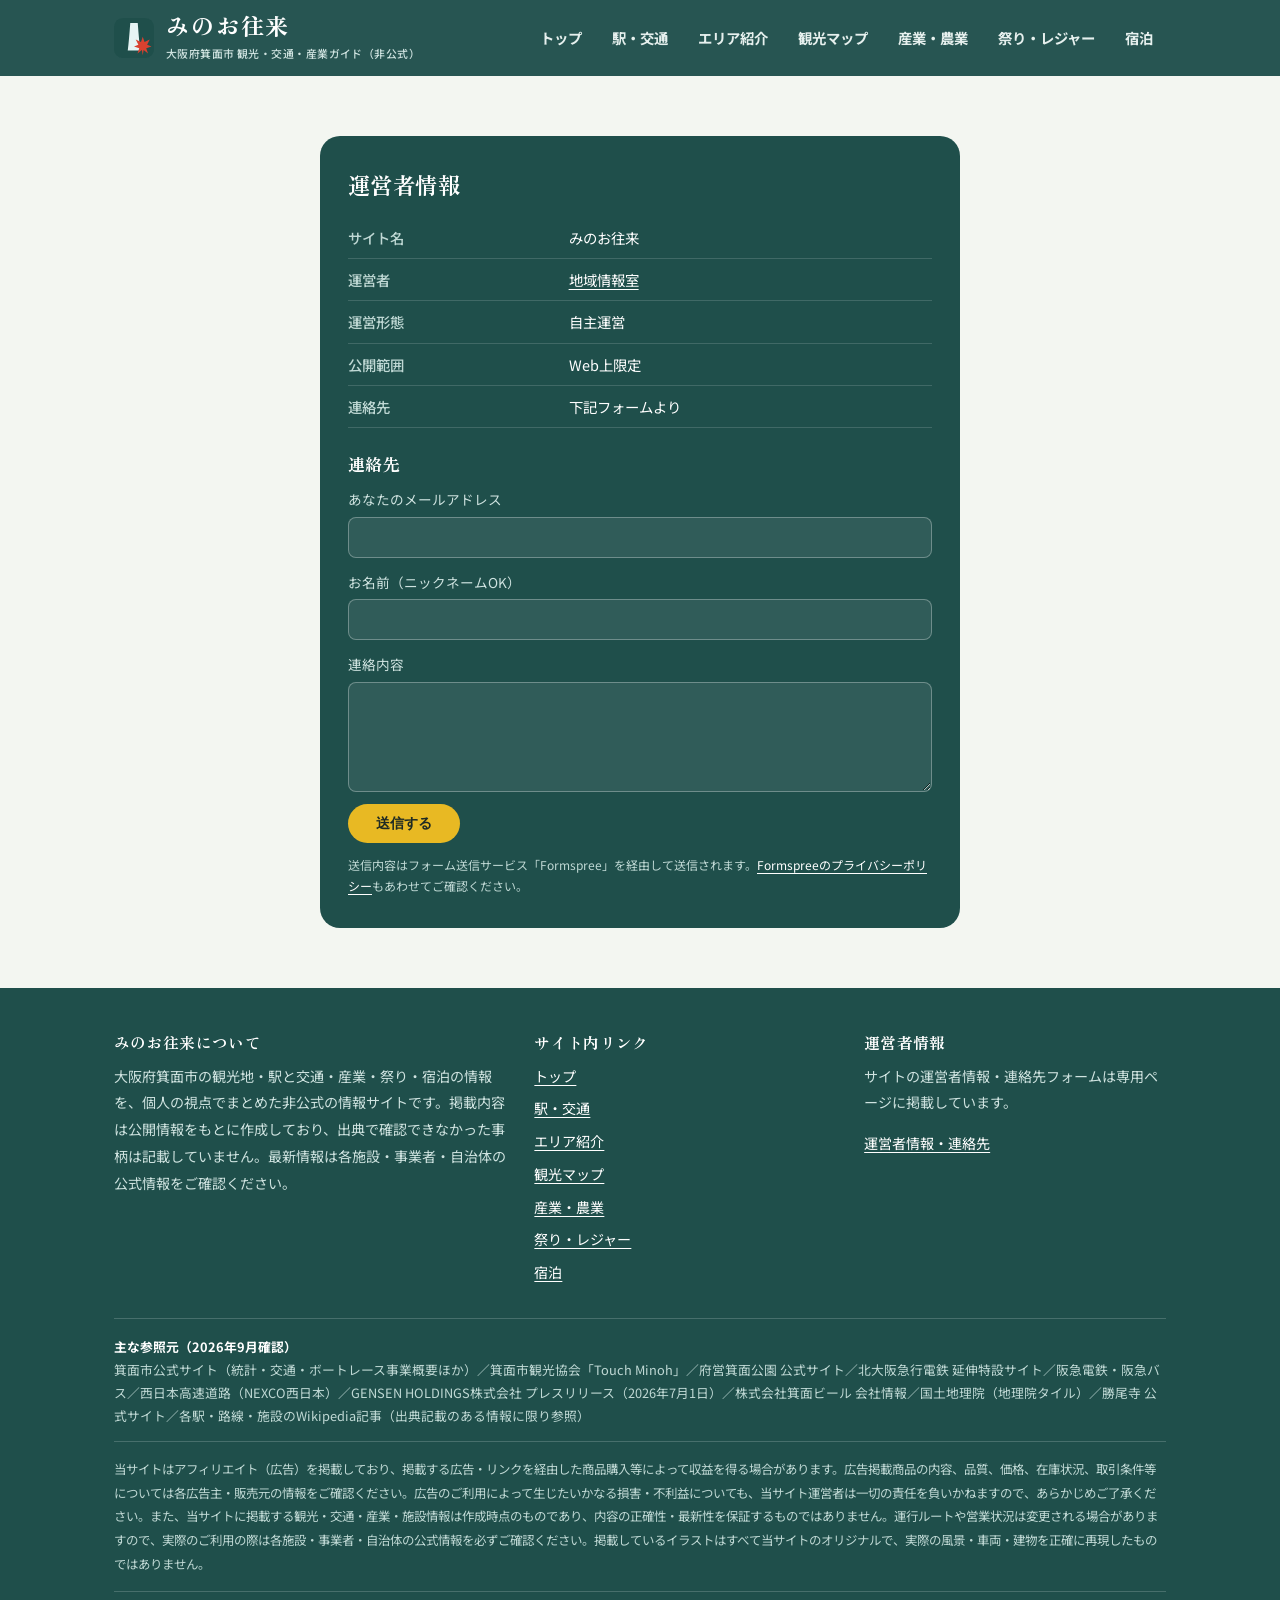
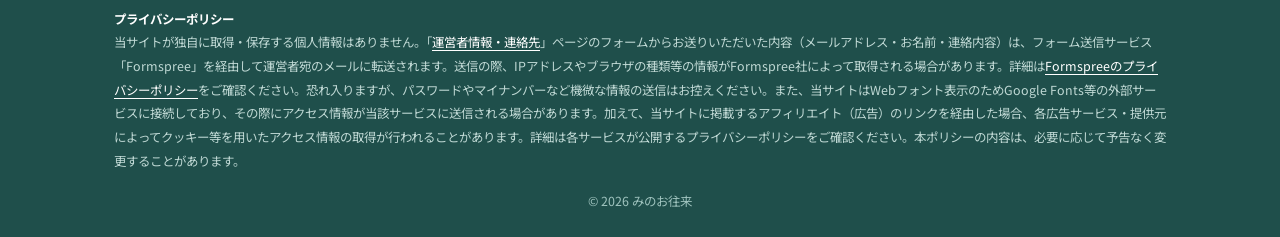
<file: unei.html>
<!DOCTYPE html>
<html lang="ja">
<head>
<meta charset="UTF-8">
<meta name="viewport" content="width=device-width, initial-scale=1.0">
<meta name="robots" content="noindex, follow">
<link rel="canonical" href="https://leben-k.github.io/minoh/unei.html">
<title>運営者情報｜みのお往来</title>
<meta name="description" content="「みのお往来」の運営者情報と連絡先フォームです。">
<link rel="icon" type="image/svg+xml" href="favicon.svg">
<link rel="stylesheet" href="style.css">
</head>
<body>

<header class="site-header">
  <div class="wrap">
    <a class="brand" href="index.html">
      <img src="favicon.svg" alt="" width="40" height="40">
      <span><span class="brand-name">みのお往来</span><span class="brand-sub">大阪府箕面市 観光・交通・産業ガイド（非公式）</span></span>
    </a>
    <nav class="main-nav" aria-label="サイト内メニュー">
      <a href="index.html">トップ</a>
      <a href="kotsu.html">駅・交通</a>
      <a href="areas.html">エリア紹介</a>
      <a href="chizu.html">観光マップ</a>
      <a href="sangyo.html">産業・農業</a>
      <a href="matsuri.html">祭り・レジャー</a>
      <a href="shukuhaku.html">宿泊</a>
    </nav>
  </div>
</header>

<section class="section">
  <div class="wrap">
    <div class="op-card">
      <h1>運営者情報</h1>
      <table class="op-table">
        <tr><th>サイト名</th><td>みのお往来</td></tr>
        <tr><th>運営者</th><td><a href="https://leben-k.github.io/">地域情報室</a></td></tr>
        <tr><th>運営形態</th><td>自主運営</td></tr>
        <tr><th>公開範囲</th><td>Web上限定</td></tr>
        <tr><th>連絡先</th><td>下記フォームより</td></tr>
      </table>
      <div class="contact">
        <h2>連絡先</h2>
        <form action="https://formspree.io/f/mbgjvbnv" method="POST">
          <input type="hidden" name="_subject" value="【みのお往来】お問い合わせ">
          <label>あなたのメールアドレス
            <input type="email" name="email" required autocomplete="email">
          </label>
          <label>お名前（ニックネームOK）
            <input type="text" name="name" autocomplete="nickname">
          </label>
          <label>連絡内容
            <textarea name="message" required></textarea>
          </label>
          <button type="submit">送信する</button>
        </form>
        <span class="fs-note">送信内容はフォーム送信サービス「Formspree」を経由して送信されます。<a href="https://formspree.io/legal/privacy-policy/" target="_blank" rel="noopener noreferrer">Formspreeのプライバシーポリシー</a>もあわせてご確認ください。</span>
      </div>
    </div>
  </div>
</section>

<footer class="site-footer">
  <div class="wrap">
    <div class="footer-grid">
      <div>
        <h4>みのお往来について</h4>
        <p>大阪府箕面市の観光地・駅と交通・産業・祭り・宿泊の情報を、個人の視点でまとめた非公式の情報サイトです。掲載内容は公開情報をもとに作成しており、出典で確認できなかった事柄は記載していません。最新情報は各施設・事業者・自治体の公式情報をご確認ください。</p>
      </div>
      <div>
        <h4>サイト内リンク</h4>
        <ul>
          <li><a href="index.html">トップ</a></li>
          <li><a href="kotsu.html">駅・交通</a></li>
          <li><a href="areas.html">エリア紹介</a></li>
          <li><a href="chizu.html">観光マップ</a></li>
          <li><a href="sangyo.html">産業・農業</a></li>
          <li><a href="matsuri.html">祭り・レジャー</a></li>
          <li><a href="shukuhaku.html">宿泊</a></li>
        </ul>
      </div>
      <div>
        <h4>運営者情報</h4>
        <p>サイトの運営者情報・連絡先フォームは専用ページに掲載しています。</p>
        <ul><li><a href="unei.html">運営者情報・連絡先</a></li></ul>
      </div>
    </div>
    <div class="sources"><strong>主な参照元（2026年9月確認）</strong><br>箕面市公式サイト（統計・交通・ボートレース事業概要ほか）／箕面市観光協会「Touch Minoh」／府営箕面公園 公式サイト／北大阪急行電鉄 延伸特設サイト／阪急電鉄・阪急バス／西日本高速道路（NEXCO西日本）／GENSEN HOLDINGS株式会社 プレスリリース（2026年7月1日）／株式会社箕面ビール 会社情報／国土地理院（地理院タイル）／勝尾寺 公式サイト／各駅・路線・施設のWikipedia記事（出典記載のある情報に限り参照）</div>
    <div class="disclaimer">
      当サイトはアフィリエイト（広告）を掲載しており、掲載する広告・リンクを経由した商品購入等によって収益を得る場合があります。広告掲載商品の内容、品質、価格、在庫状況、取引条件等については各広告主・販売元の情報をご確認ください。広告のご利用によって生じたいかなる損害・不利益についても、当サイト運営者は一切の責任を負いかねますので、あらかじめご了承ください。また、当サイトに掲載する観光・交通・産業・施設情報は作成時点のものであり、内容の正確性・最新性を保証するものではありません。運行ルートや営業状況は変更される場合がありますので、実際のご利用の際は各施設・事業者・自治体の公式情報を必ずご確認ください。掲載しているイラストはすべて当サイトのオリジナルで、実際の風景・車両・建物を正確に再現したものではありません。
    </div>
    <div class="disclaimer" style="margin-top:14px;">
      <strong style="color:#fff;">プライバシーポリシー</strong><br>
      当サイトが独自に取得・保存する個人情報はありません。「<a href="unei.html">運営者情報・連絡先</a>」ページのフォームからお送りいただいた内容（メールアドレス・お名前・連絡内容）は、フォーム送信サービス「Formspree」を経由して運営者宛のメールに転送されます。送信の際、IPアドレスやブラウザの種類等の情報がFormspree社によって取得される場合があります。詳細は<a href="https://formspree.io/legal/privacy-policy/" target="_blank" rel="noopener noreferrer">Formspreeのプライバシーポリシー</a>をご確認ください。恐れ入りますが、パスワードやマイナンバーなど機微な情報の送信はお控えください。また、当サイトはWebフォント表示のためGoogle Fonts等の外部サービスに接続しており、その際にアクセス情報が当該サービスに送信される場合があります。加えて、当サイトに掲載するアフィリエイト（広告）のリンクを経由した場合、各広告サービス・提供元によってクッキー等を用いたアクセス情報の取得が行われることがあります。詳細は各サービスが公開するプライバシーポリシーをご確認ください。本ポリシーの内容は、必要に応じて予告なく変更することがあります。
    </div>
    <div class="copyright"><span id="copyright-text">© 2026 みのお往来</span></div>
  </div>
</footer>

<script>
(function(){
  var startYear = 2026;
  var currentYear = new Date().getFullYear();
  var yearText = currentYear > startYear ? (startYear + '-' + currentYear) : String(startYear);
  var el = document.getElementById('copyright-text');
  if (el) { el.textContent = '\u00A9 ' + yearText + ' みのお往来'; }
})();
</script>
</body>
</html>
</file>
<file: style.css>
@import url('https://fonts.googleapis.com/css2?family=Zen+Old+Mincho:wght@600;700;900&family=Noto+Sans+JP:wght@400;500;700&display=swap');

/* みのお往来 — 色は「紅葉・滝・森・柚子」から */
:root{
  --paper:#F3F6F1;
  --paper-warm:#FBF1E4;
  --paper-mist:#E6F0EE;
  --paper-leaf:#EAF2E2;
  --ink:#1E2A24;
  --ink-sub:#4A5A52;
  --momiji:#B7352B;
  --momiji-deep:#7E1F1B;
  --taki:#1F4F4B;
  --taki-light:#2B6E78;
  --mori:#3D6B3F;
  --yuzu:#E8B923;
  --line:rgba(30,42,36,0.14);
  --radius-l:20px;
  --radius-s:10px;
}

*{box-sizing:border-box;}
html{scroll-behavior:smooth;}
@media (prefers-reduced-motion:reduce){html{scroll-behavior:auto;}}

body{
  margin:0;
  background:var(--paper);
  color:var(--ink);
  font-family:'Noto Sans JP',sans-serif;
  line-height:1.9;
  -webkit-font-smoothing:antialiased;
}
h1,h2,h3,h4{
  font-family:'Zen Old Mincho',serif;
  margin:0 0 .5em;
  line-height:1.45;
  color:var(--ink);
  letter-spacing:.02em;
}
p{margin:0 0 1em;}
a{color:var(--taki-light);text-decoration:underline;text-underline-offset:3px;}
a:hover{color:var(--momiji);}
a:focus-visible,.btn:focus-visible{outline:3px solid var(--yuzu);outline-offset:3px;border-radius:6px;}
img,svg{max-width:100%;display:block;}

.wrap{max-width:1100px;margin:0 auto;padding:0 24px;}

/* ---------- header ---------- */
.site-header{
  position:sticky;top:0;z-index:50;
  background:rgba(31,79,75,.96);
  color:#fff;
}
.site-header .wrap{
  display:flex;align-items:center;justify-content:space-between;
  padding-top:12px;padding-bottom:12px;flex-wrap:wrap;gap:10px;
}
.brand{display:flex;align-items:center;gap:12px;color:#fff;text-decoration:none;}
.brand:hover{color:#fff;}
.brand img{width:40px;height:40px;}
.brand-name{font-family:'Zen Old Mincho',serif;font-weight:900;font-size:1.45rem;letter-spacing:.08em;line-height:1.2;}
.brand-sub{display:block;font-family:'Noto Sans JP',sans-serif;font-weight:500;font-size:.68rem;letter-spacing:.04em;color:#CFE3E0;}
.main-nav{display:flex;gap:4px;flex-wrap:wrap;}
.main-nav a{
  display:inline-block;padding:7px 13px;border-radius:999px;
  font-weight:700;font-size:.9rem;color:#E6F0EE;text-decoration:none;
}
.main-nav a:hover{background:rgba(255,255,255,.12);color:#fff;}
.main-nav a.active{background:var(--yuzu);color:var(--ink);}

/* ---------- hero ---------- */
.hero{padding:56px 0 48px;background:linear-gradient(180deg,#FBE9D7 0%,var(--paper) 100%);}
.hero .wrap{display:grid;grid-template-columns:1fr 1.05fr;gap:40px;align-items:center;}
.hero-copy .eyebrow{display:block;color:var(--momiji);font-weight:700;font-size:.95rem;margin-bottom:8px;}
.hero-copy h1{font-size:clamp(1.65rem,4vw,2.8rem);font-weight:900;margin-bottom:.45em;text-wrap:balance;}
.nb{white-space:nowrap;}
.hero-copy p{color:var(--ink-sub);font-size:1.04rem;max-width:40ch;}
.hero-art img{width:100%;height:auto;border-radius:28px;}
.hero.slim{padding:44px 0 36px;}
.hero.slim .wrap{grid-template-columns:1.2fr .8fr;}
.hero.slim .hero-art img{border-radius:var(--radius-l);}

.btn{
  display:inline-block;padding:12px 26px;border-radius:999px;
  background:var(--momiji);color:#fff;font-weight:700;font-size:.96rem;
  margin:8px 8px 0 0;text-decoration:none;border:2px solid var(--momiji);
}
.btn:hover{background:var(--momiji-deep);border-color:var(--momiji-deep);color:#fff;}
.btn-outline{background:transparent;color:var(--momiji-deep);}
.btn-outline:hover{background:var(--momiji);color:#fff;}

/* ---------- facts strip ---------- */
.facts{background:var(--taki);color:#fff;}
.facts .wrap{display:grid;grid-template-columns:repeat(auto-fit,minmax(170px,1fr));gap:0;}
.fact{padding:22px 18px;border-left:1px solid rgba(255,255,255,.18);}
.fact:first-child{border-left:none;}
.fact dt{font-size:.8rem;color:#BFD8D4;}
.fact dd{margin:2px 0 0;font-family:'Zen Old Mincho',serif;font-weight:700;font-size:1.3rem;line-height:1.4;}
.fact dd small{font-family:'Noto Sans JP',sans-serif;font-size:.72rem;font-weight:400;color:#BFD8D4;display:block;}

/* ---------- sections ---------- */
.section{padding:60px 0;}
.section.bg-warm{background:var(--paper-warm);}
.section.bg-mist{background:var(--paper-mist);}
.section.bg-leaf{background:var(--paper-leaf);}
.section-head{max-width:680px;margin:0 0 30px;}
.section-head .tag{display:block;color:var(--momiji);font-weight:700;font-size:.88rem;margin-bottom:4px;}
.section-head h2{font-size:clamp(1.35rem,3vw,2rem);font-weight:900;text-wrap:balance;}
.section-head p{color:var(--ink-sub);margin-bottom:0;}

/* ---------- picture cards ---------- */
.grid{display:grid;grid-template-columns:repeat(auto-fill,minmax(250px,1fr));gap:24px;}
.pcard{background:#fff;border-radius:var(--radius-l);overflow:hidden;border:1px solid var(--line);display:flex;flex-direction:column;}
.pcard img{width:100%;aspect-ratio:16/10;object-fit:cover;}
.pcard .body{padding:18px 20px 20px;display:flex;flex-direction:column;gap:6px;}
.pcard .place{font-size:.78rem;font-weight:700;color:var(--taki-light);}
.pcard h3{font-size:1.12rem;margin:0;}
.pcard p{color:var(--ink-sub);font-size:.92rem;margin:0;}
.pcard .note{font-size:.8rem;color:var(--momiji-deep);background:#FBEDEA;border-radius:6px;padding:4px 10px;margin-top:4px;}

/* ---------- station cards ---------- */
.station{
  display:grid;grid-template-columns:260px 1fr;gap:28px;
  background:#fff;border:1px solid var(--line);border-radius:var(--radius-l);
  padding:24px;margin-bottom:24px;
}
.station img{border-radius:14px;width:100%;}
.station .line-badge{display:inline-block;font-size:.8rem;font-weight:700;padding:3px 12px;border-radius:999px;color:#fff;margin-right:6px;}
.badge-hankyu{background:#6B1F2A;}
.badge-kitakyu{background:#C8243B;}
.badge-mono{background:var(--taki-light);}
.badge-jr{background:#2E6FB5;}
.station h3{font-size:1.5rem;margin:8px 0 2px;}
.station .yomi{font-size:.85rem;color:var(--ink-sub);margin-bottom:12px;}
.spec{width:100%;border-collapse:collapse;font-size:.9rem;margin-bottom:12px;}
.spec th{width:8.5em;text-align:left;font-weight:500;color:var(--ink-sub);padding:7px 10px 7px 0;border-bottom:1px solid var(--line);vertical-align:top;}
.spec td{padding:7px 0;border-bottom:1px solid var(--line);}
.station p{font-size:.93rem;color:var(--ink-sub);}
.around{display:flex;flex-wrap:wrap;gap:6px;margin:6px 0 0;padding:0;list-style:none;}
.around li{font-size:.82rem;background:var(--paper-mist);border-radius:999px;padding:3px 12px;}

/* ---------- route map ---------- */
.routemap{background:#fff;border:1px solid var(--line);border-radius:var(--radius-l);padding:18px;overflow-x:auto;}
.routemap svg{min-width:720px;width:100%;height:auto;}
.map-note{font-size:.82rem;color:var(--ink-sub);margin-top:10px;}

/* ---------- info list ---------- */
.info-list{display:grid;grid-template-columns:repeat(auto-fit,minmax(300px,1fr));gap:20px;}
.info{background:#fff;border-radius:var(--radius-s);border-left:6px solid var(--taki-light);padding:18px 20px;}
.info.red{border-left-color:var(--momiji);}
.info.yuzu{border-left-color:var(--yuzu);}
.info.mori{border-left-color:var(--mori);}
.info h3{font-size:1.08rem;margin-bottom:6px;}
.info p,.info li{font-size:.92rem;color:var(--ink-sub);}
.info ul{margin:0;padding-left:1.2em;}
.info p:last-child{margin-bottom:0;}

/* ---------- area blocks ---------- */
.area-block{display:grid;grid-template-columns:300px 1fr;gap:30px;padding:30px 0;border-bottom:1px solid var(--line);}
.area-block:last-child{border-bottom:none;}
.area-block img{border-radius:var(--radius-l);width:100%;}
.area-block h3{font-size:1.4rem;margin-bottom:4px;}
.area-block .kana{display:block;font-size:.82rem;color:var(--taki-light);font-weight:700;margin-bottom:8px;}
.area-block p{color:var(--ink-sub);}
.spots{display:flex;flex-wrap:wrap;gap:6px;list-style:none;padding:0;margin:0;}
.spots li{font-size:.85rem;background:#fff;border:1px solid var(--line);border-radius:999px;padding:3px 12px;}

/* ---------- timeline ---------- */
.timeline{position:relative;padding-left:28px;border-left:3px solid var(--momiji);}
.t-item{position:relative;padding-bottom:32px;display:grid;grid-template-columns:minmax(0,60ch) 220px;justify-content:space-between;gap:32px;align-items:start;}
.t-item:last-child{padding-bottom:0;}
.t-item::before{content:"";position:absolute;left:-37px;top:6px;width:14px;height:14px;border-radius:50%;background:var(--momiji);border:3px solid var(--paper-warm);}
.t-item .season{font-weight:700;color:var(--momiji);font-size:.9rem;}
.t-item h3{margin:2px 0 4px;}
.t-item .meta{font-size:.82rem;color:var(--ink-sub);margin-bottom:6px;}
.t-item p{color:var(--ink-sub);font-size:.93rem;}
.t-item img{border-radius:14px;}

/* ---------- lodging ---------- */
.lodging{display:grid;grid-template-columns:220px 1fr;gap:24px;padding:22px 0;border-bottom:1px solid var(--line);}
.lodging:last-child{border-bottom:none;}
.lodging img{border-radius:14px;}
.lodging h3{font-size:1.15rem;margin-bottom:4px;}
.lodging p{color:var(--ink-sub);font-size:.93rem;margin-bottom:6px;max-width:68ch;}
.status{display:inline-block;font-size:.78rem;font-weight:700;padding:2px 10px;border-radius:6px;background:#FFF3CF;color:#6E5200;}

/* ---------- page links ---------- */
.pagelinks{display:grid;grid-template-columns:repeat(auto-fit,minmax(200px,1fr));gap:16px;}
.pagelinks a{display:block;background:#fff;border:1px solid var(--line);border-radius:var(--radius-l);overflow:hidden;text-decoration:none;color:var(--ink);}
.pagelinks a:hover{border-color:var(--momiji);}
.pagelinks img{aspect-ratio:16/9;object-fit:cover;width:100%;}
.pagelinks span{display:block;padding:12px 16px;font-family:'Zen Old Mincho',serif;font-weight:700;font-size:1.05rem;}
.pagelinks small{display:block;font-family:'Noto Sans JP',sans-serif;font-weight:400;font-size:.8rem;color:var(--ink-sub);}

/* ---------- 楽天・ふるさと納税 広告枠 ---------- */
.furusato-block{margin-top:40px;padding:24px;background:#fff;border:2px dashed var(--yuzu);border-radius:var(--radius-l);}
.furusato-label{display:block;font-weight:700;color:#8A6A00;font-size:.9rem;margin-bottom:14px;}
.furusato-grid{display:grid;grid-template-columns:repeat(auto-fit,minmax(200px,1fr));gap:16px;}
.furusato-slot{background:var(--paper-warm);border-radius:14px;padding:16px;text-align:center;font-size:.85rem;color:var(--ink-sub);min-height:120px;display:flex;flex-direction:column;justify-content:center;align-items:center;gap:6px;}
.furusato-slot .slot-title{font-weight:700;color:var(--ink);}
.ad-row{display:flex;gap:16px;flex-wrap:wrap;}
.ad-slot{flex:1 1 300px;min-height:110px;border:1px dashed var(--line);border-radius:14px;background:#fff;display:flex;flex-direction:column;align-items:center;justify-content:center;gap:4px;padding:16px;}
.ad-slot .ad-label{font-size:.72rem;color:var(--ink-sub);}
.ad-slot .ad-note{font-size:.8rem;color:var(--ink-sub);}

/* ---------- footer ---------- */
.site-footer{background:var(--taki);color:#E6F0EE;padding:44px 0 24px;}
.site-footer a{color:#fff;}
.footer-grid{display:grid;grid-template-columns:1.3fr 1fr 1fr;gap:28px;margin-bottom:26px;}
.footer-grid h4{color:#fff;font-size:.98rem;margin-bottom:8px;}
.footer-grid p,.footer-grid li{color:#CFE3E0;font-size:.88rem;}
.footer-grid ul{list-style:none;padding:0;margin:0;}
.footer-grid li{margin-bottom:6px;}
.sources{font-size:.8rem;color:#BFD8D4;line-height:1.8;border-top:1px solid rgba(255,255,255,.18);padding-top:16px;margin-bottom:14px;}
.sources strong{color:#fff;}
.disclaimer{border-top:1px solid rgba(255,255,255,.18);padding-top:16px;font-size:.78rem;color:#BFD8D4;line-height:1.9;}
.copyright{margin-top:16px;font-size:.78rem;color:#9FC3BE;text-align:center;}

@media (max-width:820px){
  .hero .wrap,.hero.slim .wrap{grid-template-columns:1fr;}
  .hero-art{order:-1;}
  .station{grid-template-columns:1fr;}
  .station img{max-width:420px;}
  .area-block{grid-template-columns:1fr;}
  .area-block img{max-width:420px;}
  .t-item{grid-template-columns:1fr;}
  .t-item img{max-width:320px;}
  .lodging{grid-template-columns:1fr;}
  .lodging img{max-width:320px;}
  .footer-grid{grid-template-columns:1fr;}
  .fact{border-left:none;border-top:1px solid rgba(255,255,255,.18);}
}

/* ---------- 運営者情報ページ ---------- */
.op-card{max-width:640px;margin:0 auto;background:var(--taki);color:#E6F0EE;border-radius:var(--radius-l);padding:32px 28px;}
.op-card h1{color:#fff;font-size:1.4rem;margin-bottom:16px;}
.op-card a{color:#fff;}
.op-table{width:100%;border-collapse:collapse;font-size:.9rem;margin-bottom:24px;}
.op-table th{text-align:left;color:#BFD8D4;font-weight:500;padding:7px 12px 7px 0;white-space:nowrap;vertical-align:top;border-bottom:1px solid rgba(255,255,255,.15);}
.op-table td{padding:7px 0;color:#fff;border-bottom:1px solid rgba(255,255,255,.15);}
.contact h2{color:#fff;font-size:1.05rem;margin-bottom:10px;}
.contact label{display:block;font-size:.85rem;color:#CFE3E0;margin-bottom:12px;}
.contact input,.contact textarea{display:block;width:100%;margin-top:4px;padding:9px 11px;border-radius:8px;border:1px solid rgba(255,255,255,.3);background:rgba(255,255,255,.08);color:#fff;font-family:inherit;font-size:.9rem;}
.contact input:focus-visible,.contact textarea:focus-visible,.contact button:focus-visible{outline:3px solid var(--yuzu);outline-offset:2px;}
.contact textarea{min-height:110px;resize:vertical;}
.contact button{padding:10px 28px;border-radius:999px;border:none;background:var(--yuzu);color:var(--ink);font-weight:700;font-size:.9rem;cursor:pointer;}
.contact button:hover{background:#F2CC4B;}
.fs-note{display:block;margin-top:12px;font-size:.75rem;line-height:1.7;color:#BFD8D4;}

.bus-notice{margin-top:12px;background:#FFF3CF;border-left:5px solid var(--yuzu);border-radius:8px;padding:12px 16px;font-size:.9rem;color:var(--ink);}

/* ---------- 観光マップ ---------- */
.lmap{height:520px;border-radius:var(--radius-l);border:1px solid var(--line);overflow:hidden;background:#E6F0EE;z-index:0;}
@media (max-width:820px){.lmap{height:420px;}}
.pin{display:block;width:100%;height:100%;border-radius:50%;background:#fff;border:4px solid var(--c);box-shadow:0 1px 3px rgba(0,0,0,.35);}
.pin-spot{background:var(--c);border-color:#fff;}
.leaflet-tooltip.pin-label{background:rgba(255,255,255,.92);border:none;box-shadow:none;font-weight:700;font-size:12px;color:#1E2A24;padding:1px 6px;}
.leaflet-tooltip.pin-label::before{display:none;}
.leaflet-tooltip.pin-label-spot{color:#7E1F1B;font-size:13px;}
.map-legend{display:flex;flex-wrap:wrap;gap:16px;margin-top:12px;font-size:.85rem;color:var(--ink-sub);}
.map-legend i{display:inline-block;width:12px;height:12px;border-radius:50%;margin-right:6px;vertical-align:-1px;}
.sp-grid{display:grid;grid-template-columns:repeat(auto-fit,minmax(320px,1fr));gap:20px;}
.sp-area{background:#fff;border:1px solid var(--line);border-top:6px solid var(--ac);border-radius:var(--radius-s);padding:18px 20px;}
.sp-area h3{font-size:1.1rem;margin-bottom:8px;}
.sp-list{list-style:none;margin:0;padding:0;}
.sp-list li{display:grid;grid-template-columns:1fr auto;gap:2px 12px;padding:10px 0;border-bottom:1px solid var(--line);}
.sp-list li:last-child{border-bottom:none;}
.sp-name{font-weight:700;font-size:.95rem;}
.sp-info{grid-column:1;font-size:.83rem;color:var(--ink-sub);line-height:1.6;}
.sp-link{grid-column:2;grid-row:1 / span 2;align-self:center;font-size:.8rem;font-weight:700;white-space:nowrap;background:var(--paper-mist);border-radius:999px;padding:5px 12px;text-decoration:none;color:var(--taki);}
.sp-link:hover{background:var(--taki);color:#fff;}

/* ---------- 広告表示（ads.js 用） ---------- */
[hidden]{display:none !important;}
.ad-body{text-align:center;width:100%;}
.ad-body img{max-width:100%;height:auto;}
.ad-slot[data-rendered]{border-style:solid;}
.furusato-slot .ad-label{font-size:.72rem;letter-spacing:.05em;color:var(--ink-sub);margin-bottom:6px;}
</file>
